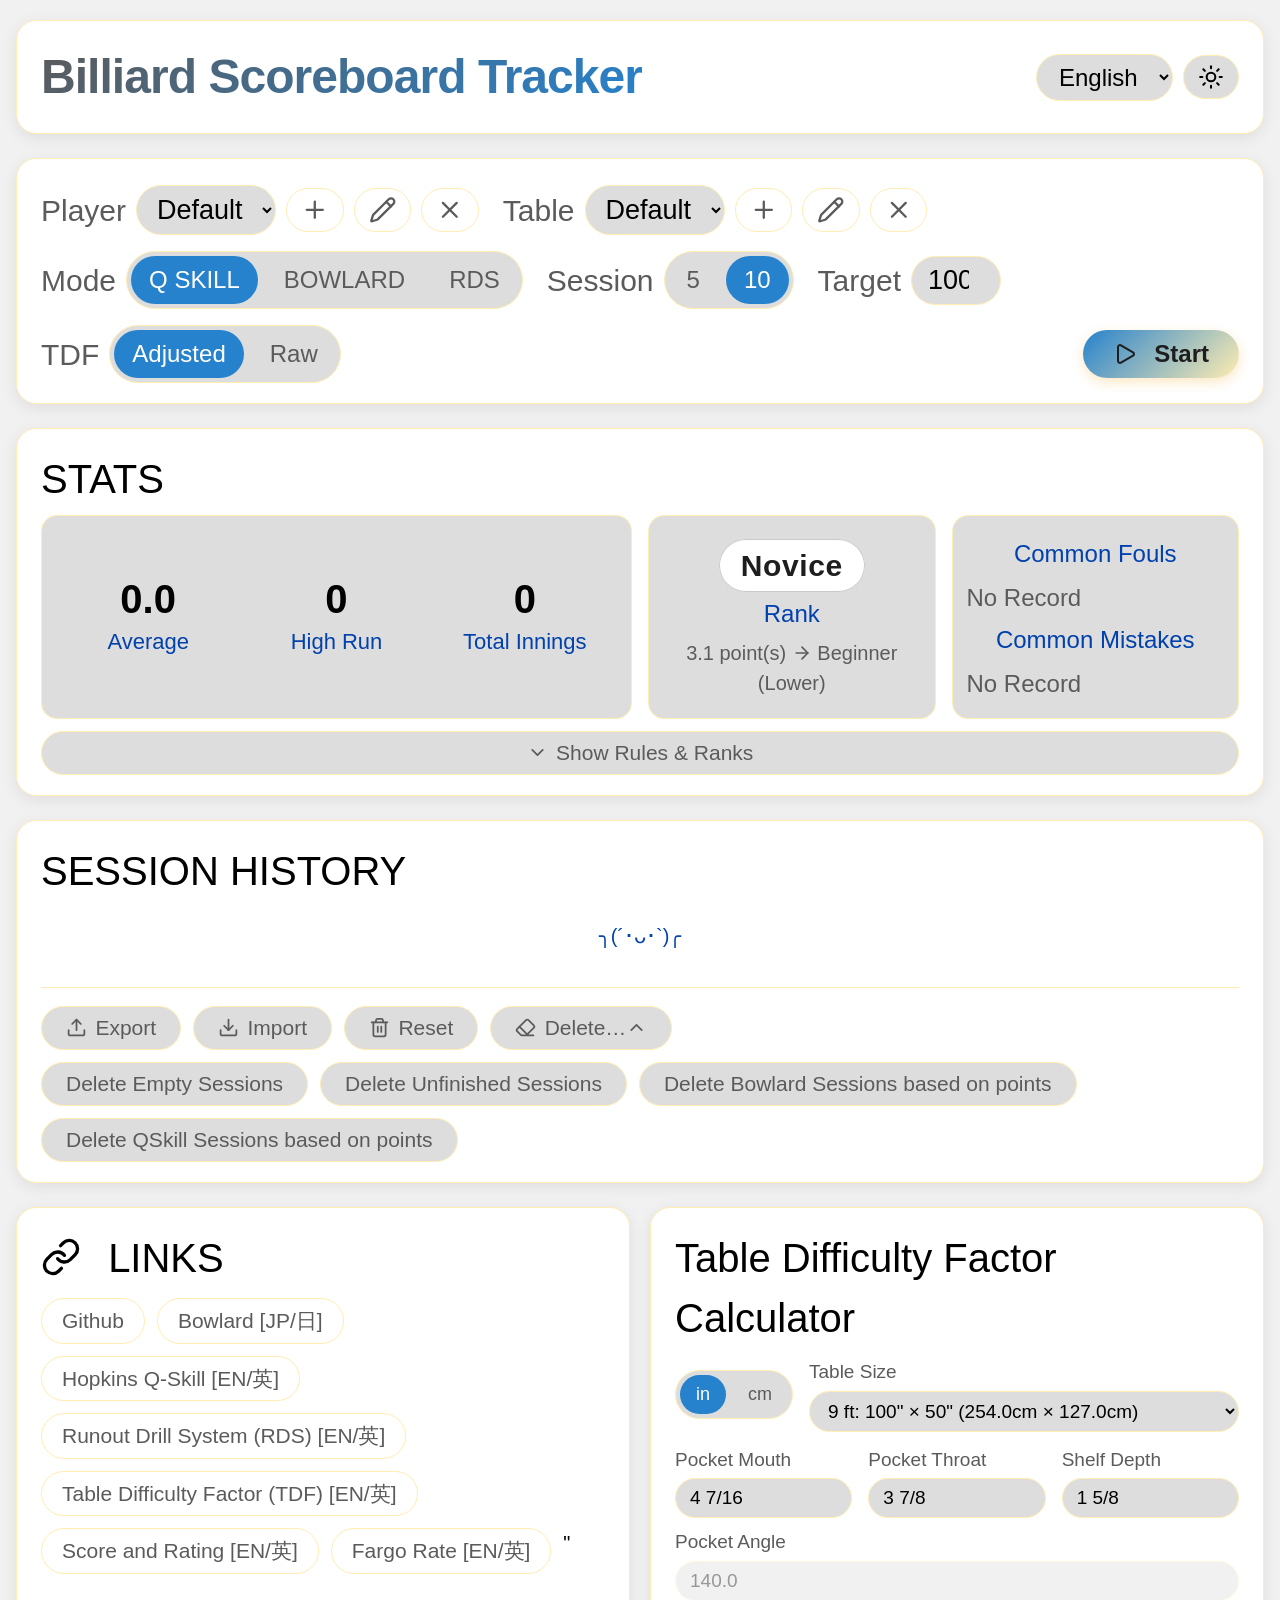
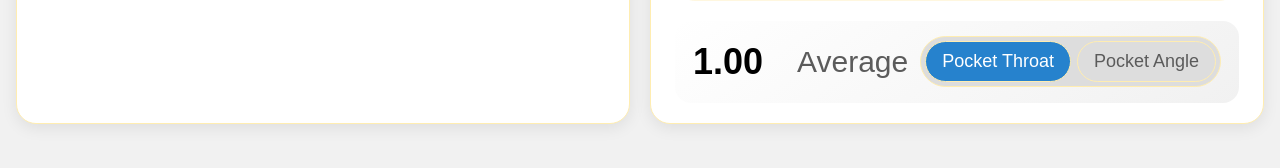
<file: index.html>
<!DOCTYPE html>
<html lang="en" data-theme="light">

<head>
  <meta charset="UTF-8">
  <meta name="viewport" content="width=device-width, initial-scale=1.0">
  <title>Billiard Scoreboard Tracker</title>
  <link rel="stylesheet" href="style.css" />
</head>
<body>

  <!-- ============ ICON SPRITE (Lucide v1.55.0, ISC) ============ -->
  <svg xmlns="http://www.w3.org/2000/svg" id="lucide-sprite" style="display:none" aria-hidden="true">
    <!-- Lucide Icons v1.55.0 - https://lucide.dev - ISC License
         Trimmed to only the symbols used by this project. -->
    <defs>
      <symbol id="moon" viewBox="0 0 24 24">
        <path d="M20.985 12.486a9 9 0 1 1-9.473-9.472c.405-.022.617.46.402.803a6 6 0 0 0 8.268 8.268c.344-.215.825-.004.803.401" />
      </symbol>
      <symbol id="sun" viewBox="0 0 24 24">
        <circle cx="12" cy="12" r="4" />
        <path d="M12 2v2" />
        <path d="M12 20v2" />
        <path d="m4.93 4.93 1.41 1.41" />
        <path d="m17.66 17.66 1.41 1.41" />
        <path d="M2 12h2" />
        <path d="M20 12h2" />
        <path d="m6.34 17.66-1.41 1.41" />
        <path d="m19.07 4.93-1.41 1.41" />
      </symbol>
      <symbol id="plus" viewBox="0 0 24 24">
        <path d="M5 12h14" />
        <path d="M12 5v14" />
      </symbol>
      <symbol id="pencil" viewBox="0 0 24 24">
        <path d="M21.174 6.812a1 1 0 0 0-3.986-3.987L3.842 16.174a2 2 0 0 0-.5.83l-1.321 4.352a.5.5 0 0 0 .623.622l4.353-1.32a2 2 0 0 0 .83-.497z" />
        <path d="m15 5 4 4" />
      </symbol>
      <symbol id="x" viewBox="0 0 24 24">
        <path d="M18 6 6 18" />
        <path d="m6 6 12 12" />
      </symbol>
      <symbol id="play" viewBox="0 0 24 24">
        <path d="M5 5a2 2 0 0 1 3.008-1.728l11.997 6.998a2 2 0 0 1 .003 3.458l-12 7A2 2 0 0 1 5 19z" />
      </symbol>
      <symbol id="square" viewBox="0 0 24 24">
        <rect width="18" height="18" x="3" y="3" rx="2" />
      </symbol>
      <symbol id="pause" viewBox="0 0 24 24">
        <rect x="14" y="3" width="5" height="18" rx="1" />
        <rect x="5" y="3" width="5" height="18" rx="1" />
      </symbol>
      <symbol id="eye" viewBox="0 0 24 24">
        <path d="M2.062 12.348a1 1 0 0 1 0-.696 10.75 10.75 0 0 1 19.876 0 1 1 0 0 1 0 .696 10.75 10.75 0 0 1-19.876 0" />
        <circle cx="12" cy="12" r="3" />
      </symbol>
      <symbol id="eye-off" viewBox="0 0 24 24">
        <path d="M10.733 5.076a10.744 10.744 0 0 1 11.205 6.575 1 1 0 0 1 0 .696 10.747 10.747 0 0 1-1.444 2.49" />
        <path d="M14.084 14.158a3 3 0 0 1-4.242-4.242" />
        <path d="M17.479 17.499a10.75 10.75 0 0 1-15.417-5.151 1 1 0 0 1 0-.696 10.75 10.75 0 0 1 4.446-5.143" />
        <path d="m2 2 20 20" />
      </symbol>
      <symbol id="undo-2" viewBox="0 0 24 24">
        <path d="M9 14 4 9l5-5" />
        <path d="M4 9h10.5a5.5 5.5 0 0 1 5.5 5.5a5.5 5.5 0 0 1-5.5 5.5H11" />
      </symbol>
      <symbol id="chevron-up" viewBox="0 0 24 24">
        <path d="m18 15-6-6-6 6" />
      </symbol>
      <symbol id="chevron-down" viewBox="0 0 24 24">
        <path d="m6 9 6 6 6-6" />
      </symbol>
      <symbol id="chart-column" viewBox="0 0 24 24">
        <path d="M3 3v16a2 2 0 0 0 2 2h16" />
        <path d="M18 17V9" />
        <path d="M13 17V5" />
        <path d="M8 17v-3" />
      </symbol>
      <symbol id="circle-dot" viewBox="0 0 24 24">
        <circle cx="12" cy="12" r="1" />
        <circle cx="12" cy="12" r="10" />
      </symbol>
      <symbol id="upload" viewBox="0 0 24 24">
        <path d="M12 3v12" />
        <path d="m17 8-5-5-5 5" />
        <path d="M21 15v4a2 2 0 0 1-2 2H5a2 2 0 0 1-2-2v-4" />
      </symbol>
      <symbol id="download" viewBox="0 0 24 24">
        <path d="M12 15V3" />
        <path d="M21 15v4a2 2 0 0 1-2 2H5a2 2 0 0 1-2-2v-4" />
        <path d="m7 10 5 5 5-5" />
      </symbol>
      <symbol id="trash" viewBox="0 0 24 24">
        <path d="M10 11v6" />
        <path d="M14 11v6" />
        <path d="M19 6v14a2 2 0 0 1-2 2H7a2 2 0 0 1-2-2V6" />
        <path d="M3 6h18" />
        <path d="M8 6V4a2 2 0 0 1 2-2h4a2 2 0 0 1 2 2v2" />
      </symbol>
      <symbol id="eraser" viewBox="0 0 24 24">
        <path d="M21 21H8a2 2 0 0 1-1.42-.587l-3.994-3.999a2 2 0 0 1 0-2.828l10-10a2 2 0 0 1 2.829 0l5.999 6a2 2 0 0 1 0 2.828L12.834 21" />
        <path d="m5.082 11.09 8.828 8.828" />
      </symbol>
      <symbol id="target" viewBox="0 0 24 24">
        <circle cx="12" cy="12" r="10" />
        <circle cx="12" cy="12" r="6" />
        <circle cx="12" cy="12" r="2" />
      </symbol>
      <symbol id="link" viewBox="0 0 24 24">
        <path d="M10 13a5 5 0 0 0 7.54.54l3-3a5 5 0 0 0-7.07-7.07l-1.72 1.71" />
        <path d="M14 11a5 5 0 0 0-7.54-.54l-3 3a5 5 0 0 0 7.07 7.07l1.71-1.71" />
      </symbol>
      <symbol id="maximize" viewBox="0 0 24 24">
        <path d="M8 3H5a2 2 0 0 0-2 2v3" />
        <path d="M21 8V5a2 2 0 0 0-2-2h-3" />
        <path d="M3 16v3a2 2 0 0 0 2 2h3" />
        <path d="M16 21h3a2 2 0 0 0 2-2v-3" />
      </symbol>
      <symbol id="minimize" viewBox="0 0 24 24">
        <path d="M8 3v3a2 2 0 0 1-2 2H3" />
        <path d="M21 8h-3a2 2 0 0 1-2-2V3" />
        <path d="M3 16h3a2 2 0 0 1 2 2v3" />
        <path d="M16 21v-3a2 2 0 0 1 2-2h3" />
      </symbol>
      <symbol id="sliders" viewBox="0 0 24 24">
        <path d="M21 4h-7" /><path d="M10 4H3" /><path d="M21 12h-9" />
        <path d="M8 12H3" /><path d="M21 20h-5" /><path d="M12 20H3" />
        <path d="M14 2v4" /><path d="M8 10v4" /><path d="M16 18v4" />
      </symbol>
      <symbol id="info" viewBox="0 0 24 24">
        <circle cx="12" cy="12" r="10" />
        <path d="M12 16v-4" />
        <path d="M12 8h.01" />
      </symbol>
      <symbol id="circle-check" viewBox="0 0 24 24">
        <circle cx="12" cy="12" r="10" />
        <path d="m16 9-5.5 5.5L8 12" />
      </symbol>
      <symbol id="triangle-alert" viewBox="0 0 24 24">
        <path d="m21.73 18-8-14a2 2 0 0 0-3.48 0l-8 14A2 2 0 0 0 4 21h16a2 2 0 0 0 1.73-3" />
        <path d="M12 9v4" />
        <path d="M12 17h.01" />
      </symbol>
      <symbol id="circle-x" viewBox="0 0 24 24">
        <circle cx="12" cy="12" r="10" />
        <path d="m15 9-6 6" />
        <path d="m9 9 6 6" />
      </symbol>
      <symbol id="arrow-right" viewBox="0 0 24 24">
        <path d="M5 12h14" />
        <path d="m12 5 7 7-7 7" />
      </symbol>
    </defs>
  </svg>

  <div class="app-grid" id="app">

  <header class="card header">
    <h1>Billiard Scoreboard Tracker</h1>
    <div class="header-controls">
      <select id="langSelect">
        <option value="en">English</option>
        <option value="zh">官话</option>
        <option value="zh_TW">官話</option>
        <option value="yue">粵語</option>
        <option value="jp">日本語</option>
      </select>
      <button type="button" id="themeToggle" class="theme-toggle" aria-label="Toggle theme" title="Toggle theme"><svg class="icon" aria-hidden="true"><use href="#moon"/></svg></button>
    </div>
  </header>

  <!-- SETUP -->
  <div class="card qskillbowlard" id="setupCard">
    <div class="setup-row">
      <div class="field-group" id="playerGroup">
        <label data-i18n="player">Player</label>
        <select id="playerSelect"><option value="">--</option><option value="p_default">Default</option></select>
        <button class="btn-icon" id="btnAddPlayer" title="Add Player"><svg class="icon" aria-hidden="true"><use href="#plus"/></svg></button>
        <button class="btn-icon" id="btnEditPlayer" title="Edit Player" style="display: inline-flex;"><svg class="icon" aria-hidden="true"><use href="#pencil"/></svg></button>
        <button class="btn-icon danger" id="btnDeletePlayer" title="Delete Player" style="display: inline-flex;"><svg class="icon" aria-hidden="true"><use href="#x"/></svg></button>
      </div>
      <div class="field-group" id="tableGroup">
        <label data-i18n="table">Table</label>
        <select id="tableSelect"><option value="">--</option><option value="t_default">Default Table</option><option value="t_1790945127914">Manon</option></select>
        <button class="btn-icon" id="btnAddTable" title="Add Table"><svg class="icon" aria-hidden="true"><use href="#plus"/></svg></button>
        <button class="btn-icon" id="btnEditTable" title="Edit Table" style="display: inline-flex;"><svg class="icon" aria-hidden="true"><use href="#pencil"/></svg></button>
        <button class="btn-icon danger" id="btnDeleteTable" title="Delete Table" style="display: inline-flex;"><svg class="icon" aria-hidden="true"><use href="#x"/></svg></button>
      </div>
      <div class="field-group" id="modeGroup">
        <label data-i18n="mode">Mode</label>
        <div class="radio-pri">
          <label><input type="radio" name="gameMode" value="standard" checked=""><span data-i18n="modeStd">Q SKILL</span></label>
          <label><input type="radio" name="gameMode" value="bowlard"><span data-i18n="modeBowl">BOWLARD</span></label>
          <label><input type="radio" name="gameMode" value="rds"><span data-i18n="modeRds">RDS</span></label>
        </div>
      </div>
      <div class="field-group" id="sessionTypeGroup">
        <label data-i18n="session">Session</label>
        <div class="radio-pri">
          <label><input type="radio" name="sessionType" value="5"><span>5</span></label>
          <label><input type="radio" name="sessionType" value="10" checked=""><span>10</span></label>
        </div>
      </div>
      <div class="field-group" id="bowlardInputModeGroup" style="display: none;">
        <label data-i18n="inputMode">Input</label>
        <div class="radio-pri">
          <label><input type="radio" name="bowlardInputMode" value="perRoll" checked=""><span data-i18n="inputPerRoll">Per Roll</span></label>
          <label><input type="radio" name="bowlardInputMode" value="cumulative"><span data-i18n="inputCumulative">Cumulative</span></label>
        </div>
      </div>
      <div class="field-group" id="targetGroup">
        <label data-i18n="target">Target</label>
        <input type="number" id="targetScore" value="100" min="0" max="200">
      </div>
      <div class="field-group" id="tdfDisplayGroup">
        <label>TDF</label>
        <div class="radio-pri">
          <label><input type="radio" name="tdfDisplay" value="adjusted" checked=""><span data-i18n="tdfAdjusted">Adjusted</span></label>
          <label><input type="radio" name="tdfDisplay" value="raw"><span data-i18n="tdfRaw">Raw</span></label>
        </div>
      </div>
      <!-- RDS controls: only visible while the RDS reference view is open. -->
      <div class="rds-record field-group" id="rdsRecord" style="margin-left: auto;">
        <!-- First run: the player picks where they start. Hidden once a record exists. -->
        <div class="rds-setup" id="rdsSetup" style="display:none;">
          <div class="rds-setup-text">
            <strong data-i18n="rdsSetupTitle">Set your starting level</strong>
            <span data-i18n="rdsSetupHint">Pick the level you can run 2 of 3 racks at. You can change it later.</span>
          </div>
          <div class="rds-setup-ctl">
            <select id="rdsStartLevel" aria-label="Level"></select>
            <button type="button" class="rds-setup-ok" id="rdsStartOk" data-i18n="rdsSetupConfirm">Set level</button>
          </div>
        </div>
        <div class="setup-row" id="rdsRecordTop">
          <div class="field-group">
            <label data-i18n="rdsCurrentLevel">Current level</label>
            <span class="rds-curlevel" id="rdsCurrentLevel">1</span>
            <button type="button" class="rds-linkbtn" id="rdsChangeLevel" data-i18n="rdsChangeLevel">Change</button>
          </div>
          <div class="field-group">
            <label data-i18n="rdsRacksRun">Racks run this round</label>
            <div class="rds-log-btns" id="rdsLogBtns"></div>
          </div>
          <button type="button" class="rds-histbtn" id="rdsHistBtn">History</button>
        </div>
      </div>
      <button class="btn-pri" id="btnStart" data-i18n="start" style="margin-left: auto;"><svg class="icon" aria-hidden="true"><use href="#play"/></svg><span class="label">Start</span></button>
    </div>
  </div>

  <!-- RDS REFERENCE (Runout Drill System) -->
  <div class="card rds-card" id="rdsCard" style="display:none;">
    <div class="rds-head">
      <div>
        <h2 data-i18n="rdsTitle">Runout Drill System</h2>
      </div>
      <div class="rds-levelpick">
        <span class="rds-picklabel" data-i18n="rdsLevel">Level</span>
        <div class="rds-chips" id="rdsChips"></div>
      </div>
    </div>
    <div class="rds-body">
      <div class="rds-rackwrap">
        <div class="rds-rack" id="rdsRack"></div>
      </div>
      <div class="rds-main">
        <div class="rds-leveltitle" id="rdsLevelTitle"></div>
        <ul class="rds-rules" id="rdsRules"></ul>
        <div class="rds-meta" id="rdsMeta"></div>
      </div>
    </div>
    <div class="rds-hundred" id="rds100">
      <div class="rds100-top">
        <h3 data-i18n="rds100">RDS 100</h3>
        <div class="rds100-live" id="rds100Live" style="display:none;">
          <span class="rds100-stat">
            <b><span id="rds100Score">100</span><i class="rds100-adj" id="rds100Adj"></i></b>
            <span data-i18n="rds100Score">Score</span>
          </span>
          <span class="rds100-stat">
            <b id="rds100Ref">16</b>
            <span data-i18n="rds100Ref">Level for this score</span>
          </span>
          <span class="rds100-stat">
            <b class="rds100-table" id="rds100Table">—</b>
            <span data-i18n="table">Table</span>
          </span>
          <span class="rds100-time" id="rds100Time">00:00</span>
          <button type="button" class="rds-pill" id="rds100Pause" data-i18n="rds100Pause">Pause</button>
          <button type="button" class="rds-pill rds-pill-danger" id="rds100End" data-i18n="rds100End">End</button>
        </div>
      </div>
      <div class="rds100-idle" id="rds100Idle">
        <div class="rds-field">
          <label class="rds-record-label" for="rds100Level" data-i18n="rds100StartLevel">Starting level</label>
          <select id="rds100Level" aria-label="Level"></select>
        </div>
        <button type="button" class="rds-setup-ok" id="rds100Start" data-i18n="rds100Start">Start</button>
      </div>
      <div class="rds100-play" id="rds100Play" style="display:none;">
        <span class="rds-record-label" id="rds100Prompt" data-i18n="rds100Pick">How many balls are left on the table?</span>
        <div class="rds100-balls" id="rds100Balls"></div>
      </div>
      <div class="rds100-histwrap">
        <div class="rds100-histhead">
          <span class="rds-record-label" data-i18n="rds100Hist">RDS 100 history</span>
          <button type="button" class="rds100-clear" id="rds100Clear" data-i18n="rds100Clear" style="display:none;">Clear</button>
        </div>
        <div class="rds-history" id="rds100History"></div>
      </div>
    </div>
    <div class="rds-foot">
      <div class="rds-footblock">
        <h3 data-i18n="rdsGeneral">General rules</h3>
        <p data-i18n="rdsGeneralText">Start with a break shot, then take ball in hand — place the cue ball anywhere on the table. There is no penalty for a scratch on the break, and balls pocketed on the break stay down.</p>
      </div>
      <div class="rds-footblock">
        <h3 data-i18n="rdsProgression">Progression</h3>
        <p data-i18n="rdsProgressionText">Run 2 of 3 racks at a level to move up one level; run none of 3 to move down one level. Pick a level you are confident of running 2 of 3, then work up.</p>
      </div>
      <div class="rds-footblock">
        <h3 data-i18n="rds100">RDS 100</h3>
        <p data-i18n="rds100Text">Scored variant: start with 100 points, attempt one rack at each level, and subtract the points left on the table after a miss or foul.</p>
      </div>
    </div>
    <!-- Rating comparison table: BU score / ABCD / Fargo / Q Skill / Bowlard -->
    <div class="rds-ranks">
      <div class="rds-ranks-head">
        <h3 data-i18n="rdsRankTable">Rating comparison</h3>
        <button type="button" class="rank-cols-btn" data-ranks-cols
                aria-label="Columns" title="Columns"><svg class="icon" aria-hidden="true"><use href="#sliders"></use></svg></button>
      </div>
      <div class="table-scroll">
      <table class="rds-rank-table">
        <thead id="rdsRankHead"></thead>
        <tbody id="rdsRankBody"></tbody>
      </table>
      </div>
    </div>
  </div>

  <!-- STATS -->
  <div class="card stats-card qskillbowlard" id="statsCard" style="display:none;">
    <div class="stats-grid">
      <div class="stat-item"><span class="label" data-i18n="time">Time</span><span class="value" id="timerDisplay">00:00</span></div>
      <div class="stat-item"><span class="value" id="inningDisplay">0/0</span></div>
      <div class="stat-item"><span class="label" data-i18n="avg">Average</span><span class="value" id="avgDisplay">0.0</span></div>
      <div class="stat-item" id="highStatItem" style="display: flex;"><span class="label" data-i18n="highRun">High Run</span><span class="value" id="highDisplay">0</span></div>
      <div class="stat-item"><span class="label" data-i18n="score">Score</span><span class="value" id="scoreDisplay">0</span></div>
    </div>
    <!-- Compact one-line summary, shown on phones instead of the labelled grid -->
    <div class="stats-compact" id="statsCompact">
      <span class="compact-time" id="compactTime">00:00</span>
      <span class="compact-sep">|</span>
      <span class="compact-score" id="compactScore">0</span>
      <span class="compact-sep">/</span>
      <span class="compact-target" id="compactTarget">100</span>
      <span class="compact-unit" data-i18n="pts">pts</span>
    </div>
    <div class="target-bar-wrap">
      <div class="target-bar-labels">
        <span data-i18n="targetProgress">Target Progress</span>
        <span id="targetProgressText">0 / 100</span>
      </div>
      <div class="target-bar"><div class="target-bar-fill" id="targetBarFill"></div></div>
    </div>
    <div class="inning-chips" id="inningScores" style="display: grid;"></div>
    <div class="bowlard-scorecard" id="bowlardScorecard" style="display:none;">
      <div class="bowlard-board" id="bowlardBoard"></div>
    </div>
  </div>

  <!-- ENTRY (Q SKILL + BOWLARD share one card; only the group swaps) -->
  <div class="card" id="entryCard" style="display:none;">
    <div class="card-header-row">
      <div class="bowlard-entry-title" id="qskillEntryTitle">Inning 1 / 10</div>
      <div class="bowlard-entry-title" id="bowlardEntryTitle" style="display:none;">Frame 1 · Roll 1</div>
      <div class="card-actions">
        <button class="btn-sm" data-action="focus" data-i18n="focusOn"><svg class="icon" aria-hidden="true"><use href="#eye"/></svg><span class="label">Focus</span></button>
        <button class="btn-sm" data-action="hide" data-i18n="hide"><span class="label">Hide</span></button>
        <button class="btn-sm" data-action="pause" data-i18n="pause"><span class="label">Pause</span></button>
        <button class="btn-sm" data-action="undo" data-i18n="undo"><span class="label">Undo</span></button>
      </div>
    </div>
    <div id="qskillEntryGroup">
    <div class="score-grid desktop" id="scoreGridDesktop"><button class="score-btn zero-btn" data-score="0">0</button><button class="score-btn color-red" data-score="1">1</button><button class="score-btn color-red" data-score="2">2</button><button class="score-btn color-red" data-score="3">3</button><button class="score-btn color-red" data-score="4">4</button><button class="score-btn color-red" data-score="5">5</button><button class="score-btn color-red" data-score="6">6</button><button class="score-btn color-red" data-score="7">7</button><button class="score-btn color-red" data-score="8">8</button><button class="score-btn color-red" data-score="9">9</button><button class="score-btn color-purple" data-score="10">10</button><button class="score-btn color-blue" data-score="11">11</button><button class="score-btn color-blue" data-score="12">12</button><button class="score-btn color-blue" data-score="13">13</button><button class="score-btn color-blue" data-score="14">14</button><button class="score-btn color-blue" data-score="15">15</button><button class="score-btn color-blue" data-score="16">16</button><button class="score-btn color-blue" data-score="17">17</button><button class="score-btn color-blue" data-score="18">18</button><button class="score-btn color-blue" data-score="19">19</button><button class="score-btn color-gold" data-score="20">20</button></div>
    <div class="score-grid mobile" id="scoreGridMobile"><button class="score-btn zero-btn" data-score="0">0</button><button class="score-btn color-red" data-score="1">1</button><button class="score-btn color-red" data-score="2">2</button><button class="score-btn color-red" data-score="3">3</button><button class="score-btn color-red" data-score="4">4</button><button class="score-btn color-red" data-score="5">5</button><button class="score-btn color-red" data-score="6">6</button><button class="score-btn color-red" data-score="7">7</button><button class="score-btn color-red" data-score="8">8</button><button class="score-btn color-red" data-score="9">9</button><button class="score-btn color-purple" data-score="10">10</button><button class="score-btn color-blue" data-score="11">11</button><button class="score-btn color-blue" data-score="12">12</button><button class="score-btn color-blue" data-score="13">13</button><button class="score-btn color-blue" data-score="14">14</button><button class="score-btn color-blue" data-score="15">15</button><button class="score-btn color-blue" data-score="16">16</button><button class="score-btn color-blue" data-score="17">17</button><button class="score-btn color-blue" data-score="18">18</button><button class="score-btn color-blue" data-score="19">19</button><button class="score-btn color-gold" data-score="20">20</button></div>
    <div class="break-row" id="breakRow" style="margin-top:16px; padding-top:16px; border-top:1px solid var(--border-light);">
      <span style="color:var(--text-secondary); margin-right:4px;" data-i18n="break">Break</span>
      <label class="radio-sec"><input type="radio" name="breakResult" value="clean" checked=""> <span data-i18n="clean">Clean</span></label>
      <label class="radio-sec"><input type="radio" name="breakResult" value="scratch"> <span data-i18n="scratch">Scratch (-1)</span></label>
      <label class="radio-sec"><input type="radio" name="breakResult" value="offTable"> <span data-i18n="offTable">Off Table (-2)</span></label>
      <label class="radio-sec"><input type="radio" name="breakResult" value="reRack"> <span data-i18n="reRack">Re-rack (-1)</span></label>
      <label class="radio-sec"><input type="checkbox" id="chkBallInHand"> <span data-i18n="ballInHand">Ball in Hand (-1)</span></label>
    </div>
    </div><!-- /#qskillEntryGroup -->

    <div id="bowlardEntryGroup" style="display:none;">
      <div class="bowlard-entry-grid" id="bowlardEntryGrid"></div>
    </div>

    <div id="detailSection">
    <div class="detail-grid" id="detailsGrid">
      <label class="detail-check always"><input type="checkbox" id="chkIllegalBreak"> <span data-i18n="illegalBreak">Illegal Break</span></label>
      <label class="detail-check always"><input type="checkbox" id="chkBreakNoIn"> <span data-i18n="breakNoIn">Break No In</span></label>
      <label class="detail-check always"><input type="checkbox" id="chkFluke"> <span data-i18n="fluke">Fluke</span></label>
      <label class="detail-check"><input type="checkbox" id="chkScratch"> <span data-i18n="mScratch">Scratch</span></label>
      <label class="detail-check"><input type="checkbox" id="chkOffTable"> <span data-i18n="mOffTable">Off Table</span></label>
      <label class="detail-check"><input type="checkbox" id="chkNoCushion"> <span data-i18n="noCushion">No Cushion</span></label>
      <label class="detail-check"><input type="checkbox" id="chkMiscue"> <span data-i18n="miscue">Miscue</span></label>
      <label class="detail-check"><input type="checkbox" id="chkDoubleTap"> <span data-i18n="doubleTap">Double Tap</span></label>
      <label class="detail-check"><input type="checkbox" id="chkOtherFouls"> <span data-i18n="otherFouls">Other Fouls</span></label>
      <label class="detail-check"><input type="checkbox" id="chkPositioning"> <span data-i18n="positioning">Positioning</span></label>
      <label class="detail-check"><input type="checkbox" id="chkSideSpin"> <span data-i18n="sideSpin">Side Spin</span></label>
      <label class="detail-check"><input type="checkbox" id="chkTopSpin"> <span data-i18n="topSpin">Top Spin</span></label>
      <label class="detail-check"><input type="checkbox" id="chkButtonSpin"> <span data-i18n="buttonSpin">Button Spin</span></label>
      <label class="detail-check"><input type="checkbox" id="chkHandBridge"> <span data-i18n="handBridge">Hand Bridge</span></label>
      <label class="detail-check"><input type="checkbox" id="chkMechanicalBridge"> <span data-i18n="mechBridge">Mech. Bridge</span></label>
      <label class="detail-check"><input type="checkbox" id="chkKick"> <span data-i18n="kick">Kick</span></label>
      <label class="detail-check"><input type="checkbox" id="chkBank"> <span data-i18n="bank">Bank</span></label>
      <label class="detail-check"><input type="checkbox" id="chkCut"> <span data-i18n="cut">Cut</span></label>
      <label class="detail-check"><input type="checkbox" id="chkCannon"> <span data-i18n="cannon">Cannon</span></label>
      <label class="detail-check"><input type="checkbox" id="chkKiss"> <span data-i18n="kiss">Kiss</span></label>
      <label class="detail-check"><input type="checkbox" id="chkCombo"> <span data-i18n="combo">Combo</span></label>
      <label class="detail-check"><input type="checkbox" id="chkLong"> <span data-i18n="long">Long</span></label>
      <label class="detail-check"><input type="checkbox" id="chkMasse"> <span data-i18n="masse">Masse</span></label>
      <label class="detail-check"><input type="checkbox" id="chkJump"> <span data-i18n="jump">Jump</span></label>
      <label class="detail-check"><input type="checkbox" id="chkCushion"> <span data-i18n="cushion">Cushion</span></label>
      <label class="detail-check"><input type="checkbox" id="chkSidePocket"> <span data-i18n="sidePocket">Side Pocket</span></label>
      <label class="detail-check"><input type="checkbox" id="chkCornerPocket"> <span data-i18n="cornerPocket">Corner Pocket</span></label>
    </div>
    <button class="detail-toggle" id="detailsToggle" data-i18n="showMore">Show More</button>
    </div><!-- /#detailSection -->
  </div>

  <!-- LIFETIME -->
  <div class="card qskillbowlard" id="lifetimeCard">
    <h2 data-i18n="lifetime">STATS</h2>
    <div class="lifetime-grid">
    <div class="lifetime-duo-box">
      <div class="duo-stat">
        <div class="number" id="lifetimeAvg">6.4</div>
        <div class="sub" id="lblAvgLabel" data-i18n="avgLabel">Average</div>
      </div>
      <div class="duo-stat">
        <div class="number" id="lifetimeHigh">18</div>
        <div class="sub" data-i18n="highRun">High Run</div>
      </div>
      <div class="duo-stat">
        <div class="number" id="lifetimeInnings">117</div>
        <div class="sub" id="lblInningsLabel" data-i18n="inningsLabel">Total Innings</div>
      </div>
    </div>

    <div class="lifetime-box">
      <div class="number"><span class="rank-plate r-int-m" id="lifetimeRank">Intermediate</span></div>
      <div class="sub" data-i18n="rankLabel">Rank</div>
      <div class="sub" id="lifetimeNextRank" style="margin-top:6px; font-size:1rem;"></div>
    </div>

    <div class="lifetime-box">
      <div class="sub" data-i18n="commonFouls">Common Fouls</div>
      <div class="detail-list" id="lifetimeFouls">Off Table (1)</div>
      <div class="sub" style="margin-top:6px;" data-i18n="commonMistakes">Common Mistakes</div>
      <div class="detail-list" id="lifetimeMistakes">No Record</div>
    </div>
  </div>
    <button class="ranks-toggle" id="ranksToggle" data-i18n="showRanks">Show Rules &amp; Ranks</button>
      <div id="infoWrap" style="display:none; margin-top:12px;">
      <div class="duo-grid" style="margin-bottom:16px;">
        <div class="card">
          <h2><span data-i18n="modeStd">Q SKILL</span> <span data-i18n="rules">RULES</span></h2>
          <markdown id="qskillRules"></markdown>
        </div>
        <div class="card">
          <h2><span data-i18n="modeBowl">BOWLARD</span> <span data-i18n="rules">RULES</span></h2>
          <markdown id="bowlardRules"></markdown>
        </div>
      </div>
      <div class="rank-cols-row">
        <button type="button" class="rank-cols-btn" data-ranks-cols
                aria-label="Columns" title="Columns"><svg class="icon" aria-hidden="true"><use href="#sliders"></use></svg></button>
      </div>
      <div class="table-scroll">
      <table class="summary-table ranks-table rds-rank-table">
        <thead id="rankTiersHead"></thead>
        <tbody id="rankTiersBody"></tbody>
      </table>
      </div>
    </div>
  </div>

  <!-- HISTORY -->
  <div class="card qskillbowlard" id="historyCard">
    <h2 data-i18n="history">SESSION HISTORY</h2>
    <div id="historyList"><div class="history-item">
      <div class="history-header">
        <div class="history-left">
          <span><svg class="icon" aria-hidden="true"><use href="#chart-column"/></svg> 10/3/2026 09:26 PM (00:03)</span>
          <span style="color:var(--text-muted);">Table: Manon · TDF 1.09</span>
          <span style="font-weight:600;">40 <span class="tdf-adj">(44)</span> point(s)</span>
          <span style="color:var(--text-muted);">[ 10/10, Average: 4.0 <span class="tdf-adj">(4)</span> ]</span>
          <span class="rank-plate r-beg-m" style="font-size:0.8rem;padding:2px 12px;">Novice</span>
        </div>
        <div class="history-right">
          <button onclick="toggleHistoryDetail(0)">View Details</button>
          <button class="del" onclick="deleteSession('s_1791033983409')">Delete</button>
        </div>
      </div>
      <div class="history-details" id="historyDetail_0">
        <div class="bowlard-board qskill-timeline"><div class="bowlard-frame"><div class="bowlard-frame-num">1</div><div class="bowlard-rolls"><div class="bowlard-roll high-run high-run-fill">4</div></div><div class="bowlard-frame-total high-run">Clean</div></div><div class="bowlard-frame"><div class="bowlard-frame-num">2</div><div class="bowlard-rolls"><div class="bowlard-roll">4</div></div><div class="bowlard-frame-total">Clean</div></div><div class="bowlard-frame"><div class="bowlard-frame-num">3</div><div class="bowlard-rolls"><div class="bowlard-roll">4</div></div><div class="bowlard-frame-total">Clean</div></div><div class="bowlard-frame"><div class="bowlard-frame-num">4</div><div class="bowlard-rolls"><div class="bowlard-roll">4</div></div><div class="bowlard-frame-total">Clean</div></div><div class="bowlard-frame"><div class="bowlard-frame-num">5</div><div class="bowlard-rolls"><div class="bowlard-roll">4</div></div><div class="bowlard-frame-total">Clean</div></div><div class="bowlard-frame"><div class="bowlard-frame-num">6</div><div class="bowlard-rolls"><div class="bowlard-roll">4</div></div><div class="bowlard-frame-total">Clean</div></div><div class="bowlard-frame"><div class="bowlard-frame-num">7</div><div class="bowlard-rolls"><div class="bowlard-roll">4</div></div><div class="bowlard-frame-total">Clean</div></div><div class="bowlard-frame"><div class="bowlard-frame-num">8</div><div class="bowlard-rolls"><div class="bowlard-roll">4</div></div><div class="bowlard-frame-total">Clean</div></div><div class="bowlard-frame"><div class="bowlard-frame-num">9</div><div class="bowlard-rolls"><div class="bowlard-roll">4</div></div><div class="bowlard-frame-total">Clean</div></div><div class="bowlard-frame"><div class="bowlard-frame-num">10</div><div class="bowlard-rolls"><div class="bowlard-roll">4</div></div><div class="bowlard-frame-total">Clean</div></div></div>
        
      </div>
    </div><div class="history-item">
      <div class="history-header">
        <div class="history-left">
          <span><svg class="icon" aria-hidden="true"><use href="#circle-dot"/></svg> 10/3/2026 09:25 PM (00:20)</span>
          <span style="color:var(--text-muted);">Table: Manon · TDF 1.09</span>
          <span style="font-weight:600;">95 <span class="tdf-adj">(104)</span> point(s)</span>
          <span style="color:var(--text-muted);">[ 10/10, High Run: 21, Strike: 1, Spare: 3 ]</span>
          <span class="rank-plate r-adv-m" style="font-size:0.8rem;padding:2px 12px;">Advanced</span>
        </div>
        <div class="history-right">
          <button onclick="toggleHistoryDetail(1)">View Details</button>
          <button class="del" onclick="deleteSession('s_1791033917766')">Delete</button>
        </div>
      </div>
      <div class="history-details" id="historyDetail_1">
        <div class="bowlard-board"><div class="bowlard-frame"><div class="bowlard-frame-num">1</div><div class="bowlard-rolls"><div class="bowlard-roll">6</div><div class="bowlard-roll">/</div></div><div class="bowlard-frame-total">13</div></div><div class="bowlard-frame"><div class="bowlard-frame-num">2</div><div class="bowlard-rolls"><div class="bowlard-roll">3</div><div class="bowlard-roll">5</div></div><div class="bowlard-frame-total">21</div></div><div class="bowlard-frame"><div class="bowlard-frame-num">3</div><div class="bowlard-rolls"><div class="bowlard-roll">8</div><div class="bowlard-roll">1</div></div><div class="bowlard-frame-total">30</div></div><div class="bowlard-frame"><div class="bowlard-frame-num">4</div><div class="bowlard-rolls"><div class="bowlard-roll">-</div><div class="bowlard-roll">-</div></div><div class="bowlard-frame-total">30</div></div><div class="bowlard-frame"><div class="bowlard-frame-num">5</div><div class="bowlard-rolls"><div class="bowlard-roll">4</div><div class="bowlard-roll">/</div></div><div class="bowlard-frame-total">42</div></div><div class="bowlard-frame"><div class="bowlard-frame-num">6</div><div class="bowlard-rolls"><div class="bowlard-roll">2</div><div class="bowlard-roll">5</div></div><div class="bowlard-frame-total">49</div></div><div class="bowlard-frame"><div class="bowlard-frame-num">7</div><div class="bowlard-rolls"><div class="bowlard-roll">5</div><div class="bowlard-roll high-run-fill">/</div></div><div class="bowlard-frame-total">69</div></div><div class="bowlard-frame"><div class="bowlard-frame-num">8</div><div class="bowlard-rolls"><div class="bowlard-roll high-run-fill">X</div><div class="bowlard-roll empty"></div></div><div class="bowlard-frame-total">87</div></div><div class="bowlard-frame"><div class="bowlard-frame-num">9</div><div class="bowlard-rolls"><div class="bowlard-roll high-run-fill high-run">6</div><div class="bowlard-roll">2</div></div><div class="bowlard-frame-total high-run">95</div></div><div class="bowlard-frame"><div class="bowlard-frame-num">10</div><div class="bowlard-rolls tenth"><div class="bowlard-roll">-</div><div class="bowlard-roll">-</div><div class="bowlard-roll empty"></div></div><div class="bowlard-frame-total">95</div></div></div>
        
      </div>
    </div><div class="history-item">
      <div class="history-header">
        <div class="history-left">
          <span><svg class="icon" aria-hidden="true"><use href="#chart-column"/></svg> 10/3/2026 09:21 PM (00:06)</span>
          <span style="color:var(--text-muted);">Table: Default Table · TDF 0.85</span>
          <span style="font-weight:600;">68 <span class="tdf-adj">(58)</span> point(s)</span>
          <span style="color:var(--text-muted);">[ 10/10, Average: 6.8 <span class="tdf-adj">(6)</span> ]</span>
          <span class="rank-plate r-beg-m" style="font-size:0.8rem;padding:2px 12px;">Novice</span>
        </div>
        <div class="history-right">
          <button onclick="toggleHistoryDetail(2)">View Details</button>
          <button class="del" onclick="deleteSession('s_1791033715997')">Delete</button>
        </div>
      </div>
      <div class="history-details" id="historyDetail_2">
        <div class="bowlard-board qskill-timeline"><div class="bowlard-frame"><div class="bowlard-frame-num">1</div><div class="bowlard-rolls"><div class="bowlard-roll">5</div></div><div class="bowlard-frame-total">Clean</div></div><div class="bowlard-frame"><div class="bowlard-frame-num">2</div><div class="bowlard-rolls"><div class="bowlard-roll">5</div></div><div class="bowlard-frame-total">Clean</div></div><div class="bowlard-frame"><div class="bowlard-frame-num">3</div><div class="bowlard-rolls"><div class="bowlard-roll">3</div></div><div class="bowlard-frame-total">Clean</div></div><div class="bowlard-frame"><div class="bowlard-frame-num">4</div><div class="bowlard-rolls"><div class="bowlard-roll">2</div></div><div class="bowlard-frame-total">Clean</div></div><div class="bowlard-frame"><div class="bowlard-frame-num">5</div><div class="bowlard-rolls"><div class="bowlard-roll">2</div></div><div class="bowlard-frame-total">Clean</div></div><div class="bowlard-frame"><div class="bowlard-frame-num">6</div><div class="bowlard-rolls"><div class="bowlard-roll">1</div></div><div class="bowlard-frame-total">Clean</div></div><div class="bowlard-frame"><div class="bowlard-frame-num">7</div><div class="bowlard-rolls"><div class="bowlard-roll">11</div></div><div class="bowlard-frame-total">Clean</div></div><div class="bowlard-frame"><div class="bowlard-frame-num">8</div><div class="bowlard-rolls"><div class="bowlard-roll">13</div></div><div class="bowlard-frame-total">Clean</div></div><div class="bowlard-frame"><div class="bowlard-frame-num">9</div><div class="bowlard-rolls"><div class="bowlard-roll high-run high-run-fill">17</div></div><div class="bowlard-frame-total high-run">Clean</div></div><div class="bowlard-frame"><div class="bowlard-frame-num">10</div><div class="bowlard-rolls"><div class="bowlard-roll">9</div></div><div class="bowlard-frame-total">Clean</div></div></div>
        
      </div>
    </div><div class="history-item">
      <div class="history-header">
        <div class="history-left">
          <span><svg class="icon" aria-hidden="true"><use href="#chart-column"/></svg> 10/2/2026 08:50 PM (00:43)</span>
          <span style="color:var(--text-muted);">Table: Manon · TDF 1.09</span>
          <span style="font-weight:600;">52 <span class="tdf-adj">(57)</span> point(s)</span>
          <span style="color:var(--text-muted);">[ 7/10, Average: 7.4 <span class="tdf-adj">(8)</span> ]</span>
          <span class="rank-plate r-int-m" style="font-size:0.8rem;padding:2px 12px;">Intermediate</span>
        </div>
        <div class="history-right">
          <button onclick="toggleHistoryDetail(3)">View Details</button>
          <button class="del" onclick="deleteSession('s_1790945432075')">Delete</button>
        </div>
      </div>
      <div class="history-details" id="historyDetail_3">
        <div class="bowlard-board qskill-timeline"><div class="bowlard-frame"><div class="bowlard-frame-num">1</div><div class="bowlard-rolls"><div class="bowlard-roll">5</div></div><div class="bowlard-frame-total">Clean</div></div><div class="bowlard-frame"><div class="bowlard-frame-num">2</div><div class="bowlard-rolls"><div class="bowlard-roll">6</div></div><div class="bowlard-frame-total">Clean</div></div><div class="bowlard-frame"><div class="bowlard-frame-num">3</div><div class="bowlard-rolls"><div class="bowlard-roll">2</div></div><div class="bowlard-frame-total">Clean</div></div><div class="bowlard-frame"><div class="bowlard-frame-num">4</div><div class="bowlard-rolls"><div class="bowlard-roll high-run high-run-fill">18</div></div><div class="bowlard-frame-total high-run">Clean</div></div><div class="bowlard-frame"><div class="bowlard-frame-num">5</div><div class="bowlard-rolls"><div class="bowlard-roll">5</div></div><div class="bowlard-frame-total">Clean</div></div><div class="bowlard-frame"><div class="bowlard-frame-num">6</div><div class="bowlard-rolls"><div class="bowlard-roll">13</div></div><div class="bowlard-frame-total">Clean</div></div><div class="bowlard-frame"><div class="bowlard-frame-num">7</div><div class="bowlard-rolls"><div class="bowlard-roll">3</div></div><div class="bowlard-frame-total">Clean</div></div></div>
        
      </div>
    </div><div class="history-item">
      <div class="history-header">
        <div class="history-left">
          <span><svg class="icon" aria-hidden="true"><use href="#circle-dot"/></svg> 10/2/2026 08:38 PM (01:19)</span>
          <span style="color:var(--text-muted);">Table: Default Table · TDF 0.85</span>
          <span style="font-weight:600;">53 <span class="tdf-adj">(45)</span> point(s)</span>
          <span style="color:var(--text-muted);">[ 10/10, High Run: 8, Strike: 0, Spare: 0 ]</span>
          <span class="rank-plate r-beg-m" style="font-size:0.8rem;padding:2px 12px;">Novice</span>
        </div>
        <div class="history-right">
          <button onclick="toggleHistoryDetail(4)">View Details</button>
          <button class="del" onclick="deleteSession('s_1790944705478')">Delete</button>
        </div>
      </div>
      <div class="history-details" id="historyDetail_4">
        <div class="bowlard-board"><div class="bowlard-frame"><div class="bowlard-frame-num">1</div><div class="bowlard-rolls"><div class="bowlard-roll high-run-fill high-run">8</div><div class="bowlard-roll">-</div></div><div class="bowlard-frame-total high-run">8</div></div><div class="bowlard-frame"><div class="bowlard-frame-num">2</div><div class="bowlard-rolls"><div class="bowlard-roll">5</div><div class="bowlard-roll">-</div></div><div class="bowlard-frame-total">13</div></div><div class="bowlard-frame"><div class="bowlard-frame-num">3</div><div class="bowlard-rolls"><div class="bowlard-roll">5</div><div class="bowlard-roll">-</div></div><div class="bowlard-frame-total">18</div></div><div class="bowlard-frame"><div class="bowlard-frame-num">4</div><div class="bowlard-rolls"><div class="bowlard-roll">5</div><div class="bowlard-roll">-</div></div><div class="bowlard-frame-total">23</div></div><div class="bowlard-frame"><div class="bowlard-frame-num">5</div><div class="bowlard-rolls"><div class="bowlard-roll">5</div><div class="bowlard-roll">-</div></div><div class="bowlard-frame-total">28</div></div><div class="bowlard-frame"><div class="bowlard-frame-num">6</div><div class="bowlard-rolls"><div class="bowlard-roll">5</div><div class="bowlard-roll">-</div></div><div class="bowlard-frame-total">33</div></div><div class="bowlard-frame"><div class="bowlard-frame-num">7</div><div class="bowlard-rolls"><div class="bowlard-roll">5</div><div class="bowlard-roll">-</div></div><div class="bowlard-frame-total">38</div></div><div class="bowlard-frame"><div class="bowlard-frame-num">8</div><div class="bowlard-rolls"><div class="bowlard-roll">5</div><div class="bowlard-roll">-</div></div><div class="bowlard-frame-total">43</div></div><div class="bowlard-frame"><div class="bowlard-frame-num">9</div><div class="bowlard-rolls"><div class="bowlard-roll">5</div><div class="bowlard-roll">-</div></div><div class="bowlard-frame-total">48</div></div><div class="bowlard-frame"><div class="bowlard-frame-num">10</div><div class="bowlard-rolls tenth"><div class="bowlard-roll">5</div><div class="bowlard-roll">-</div><div class="bowlard-roll empty"></div></div><div class="bowlard-frame-total">53</div></div></div>
        
      </div>
    </div></div>
    <button class="btn-show-more" id="btnShowMore" data-i18n="showMoreSessions" style="display: block;">Show More</button>
    
    <div class="fgline">
      <button id="btnExport" data-i18n="export" title="Export"><svg class="icon" aria-hidden="true"><use href="#upload"/></svg><span class="label">Export</span></button>
      <button id="btnImport" data-i18n="import" title="Import"><svg class="icon" aria-hidden="true"><use href="#download"/></svg><span class="label">Import</span></button>
      <button class="danger" id="btnReset" data-i18n="reset" title="Reset"><svg class="icon" aria-hidden="true"><use href="#trash"/></svg><span class="label">Reset</span></button>
      <input type="file" id="importFile" accept=".json" style="display:none">
      <button id="btnDeleteMenu" data-i18n="deleteMenu" aria-expanded="true"><svg class="icon" aria-hidden="true"><use href="#eraser"/></svg><span class="label">Delete…</span><svg class="icon chev" aria-hidden="true"><use href="#chevron-up"/></svg></button>
      <span id="deleteMenuGroup" style="display: inline-flex; gap: 12px; flex-wrap: wrap;">
        <button class="danger" id="btnDeleteEmpty" data-i18n="deleteEmpty"><svg class="icon" aria-hidden="true"><use href="#eraser"/></svg><span class="label">Delete Empty Sessions</span></button>
        <button class="danger" id="btnDeleteUnfinished" data-i18n="deleteUnfinished"><svg class="icon" aria-hidden="true"><use href="#eraser"/></svg><span class="label">Delete Unfinished Sessions</span></button>
        <button class="danger" id="btnDeleteBowlardBelow" data-i18n="deleteBowlardBelow"><svg class="icon" aria-hidden="true"><use href="#circle-dot"/></svg><span class="label">Delete Bowlard Sessions based on points</span></button>
        <button class="danger" id="btnDeleteQSkillBelow" data-i18n="deleteQSkillBelow"><svg class="icon" aria-hidden="true"><use href="#target"/></svg><span class="label">Delete QSkill Sessions based on points</span></button>
      </span>
    </div>
  </div>

  <div class="duo-grid" id="bottomGrid">
    <div class="card">
      <h2><svg class="icon" aria-hidden="true"><use href="#link"/></svg> <span class="label" data-i18n="links">LINKS</span></h2>
      <div class="links-list">
        <a href="#" data-i18n="linkRules" style="display: none;">How to use</a>
        <a href="#" data-i18n="linkRating" style="display: none;">Other Rating</a>
        <a href="https://github.com/HoengSaan/billiard" data-i18n="linkGithub">Github</a>
        <a href="https://yokohama-billiards.com/billiards-susume/rule-boulard">Bowlard [JP/日]</a>
        <a href="https://drdavepoolinfo.com/instructional-articles/pb-review/hopkins-q-skills/">Hopkins Q-Skill [EN/英]</a>
        <a href="https://drdavepoolinfo.com/faq/drill/rds/">Runout Drill System (RDS) [EN/英]</a>
        <a href="https://drdavepoolinfo.com/faq/table/tdf/">Table Difficulty Factor (TDF) [EN/英]</a>
        <a href="https://billiarduniversity.org/testing/ratings/">Score and Rating [EN/英]</a>
        <a href="https://www.fargorate.com/">Fargo Rate [EN/英]</a>"
      </div>
    </div>
    
    <div class="card" id="tdf">
      <div class="tdf-row">
        <h2 data-i18n="tdfTitle">Table Difficulty Factor Calculator</h2>
      </div>
      <div class="tdf-calc">
      <div class="tdf-row">
          <div class="tdf-unit-toggle">
            <label><input type="radio" name="tdfUnit" value="imperial" checked=""><span>in</span></label>
            <label><input type="radio" name="tdfUnit" value="metric"><span>cm</span></label>
          </div>
          <div class="tdf-field">
            <label data-i18n="tdfTableSize">Table Size</label>
            <select id="tdfTableSize">
              <option value="1.25">12 ft: 140" × 70" (355.6cm × 177.8cm)</option>
              <option value="1.10">10 ft: 112" × 56" (284.5cm × 142.2cm)</option>
              <option value="1.00" selected="">9 ft: 100" × 50" (254.0cm × 127.0cm)</option>
              <option value="0.95">8 ft+: 92" × 46" (233.7cm × 116.8cm)</option>
              <option value="0.90">8 ft: 88" × 44" (223.5cm × 111.7cm)</option>
              <option value="0.85">7 ft: 84" × 42" (213.4cm × 106.7cm)</option>
              <option value="0.85">6 ft: 72" × 42" (182.9cm × 91.4cm)</option>
            </select>
          </div>
        </div>
        <div class="tdf-row">
          <div class="tdf-field"><label data-i18n="tdfMouth">Pocket Mouth</label><input type="text" id="tdfMouth" value="4 7/16"></div>
          <div class="tdf-field"><label data-i18n="tdfThroat">Pocket Throat</label><input type="text" id="tdfThroat" value="3 7/8" style="opacity: 1;"></div>
          <div class="tdf-field"><label data-i18n="tdfShelf">Shelf Depth</label><input type="text" id="tdfShelf" value="1 5/8"></div>
          <div class="tdf-field"><label data-i18n="tdfAngle">Pocket Angle</label><input type="number" id="tdfAngle" step="0.5" value="140.0" min="130" max="150" disabled="" style="opacity: 0.4;"></div>
        </div>
        <div class="tdf-detail-grid" id="tdfDetailGrid" style="display:none;">
          <div class="item"><div class="lbl">TSF</div><div class="val" id="tdfTSF">1.00</div></div>
          <div class="item"><div class="lbl">PSF</div><div class="val" id="tdfPSF">1.00</div></div>
          <div class="item"><div class="lbl">PAF</div><div class="val" id="tdfPAF">1.00</div></div>
          <div class="item"><div class="lbl">PLF</div><div class="val" id="tdfPLF">1.00</div></div>
        </div>
        <div class="tdf-final">
          <div>
            <div class="big" id="tdfValue">1.00</div>
          </div>
          <div style="text-align:right; margin-left: auto;">
            <div class="desc" id="tdfDesc" data-i18n="tdfAverage">Average</div>
          </div>
            <div class="tdf-unit-toggle">
            <label class="radio-sec" style="cursor:pointer;">
              <input type="radio" name="tdfDepthMode" value="shelf" checked="">
              <span data-i18n="tdfThroat">Pocket Throat</span>
            </label>
            <label class="radio-sec" style="cursor:pointer;">
              <input type="radio" name="tdfDepthMode" value="angle">
              <span data-i18n="tdfAngle">Pocket Angle</span>
            </label>
            </div>
        </div>
      </div>
    </div>
  </div>

  <!-- FOCUS MODE: the stats + entry cards are moved in here while active -->
  <div id="focusMode"></div>

  </div>

<script src="i18n.js"></script>
<script src="vendor/marked.min.js"></script>
<script src="app.js"></script>

</body></html>
</file>
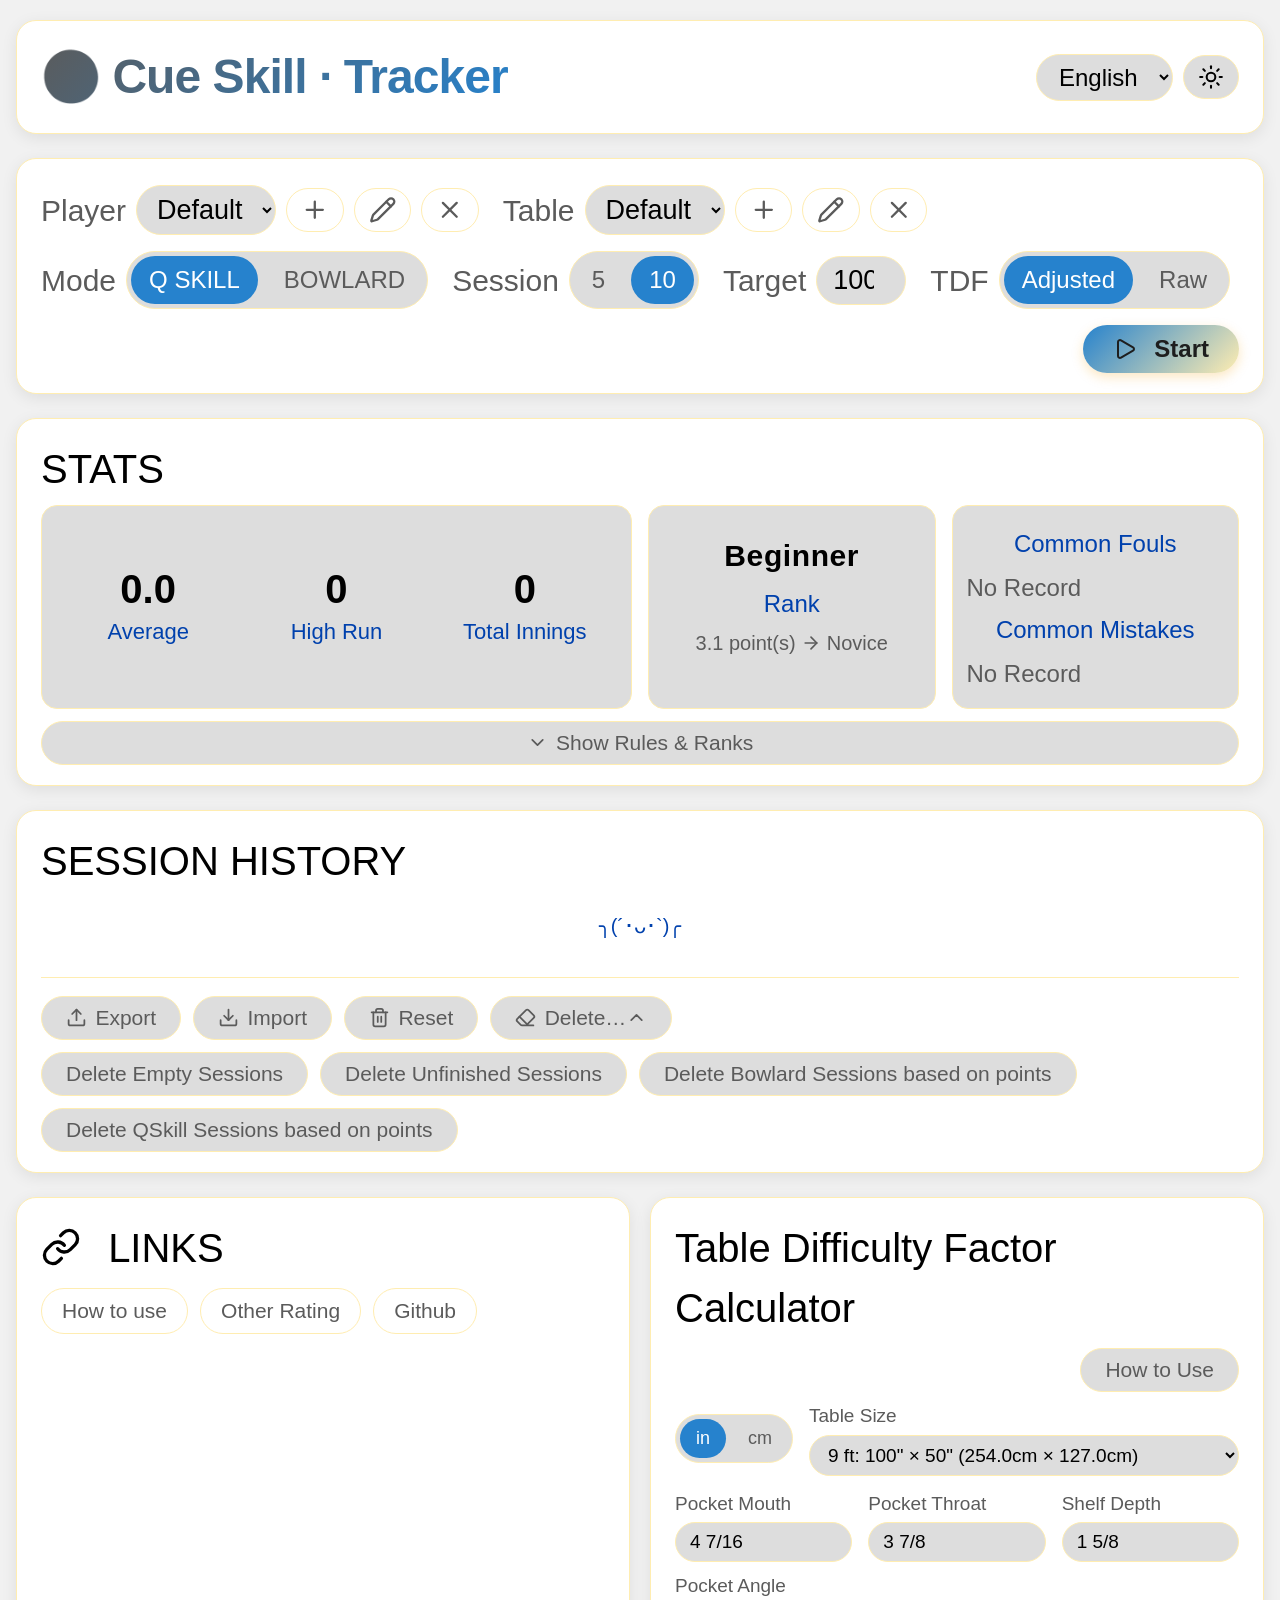
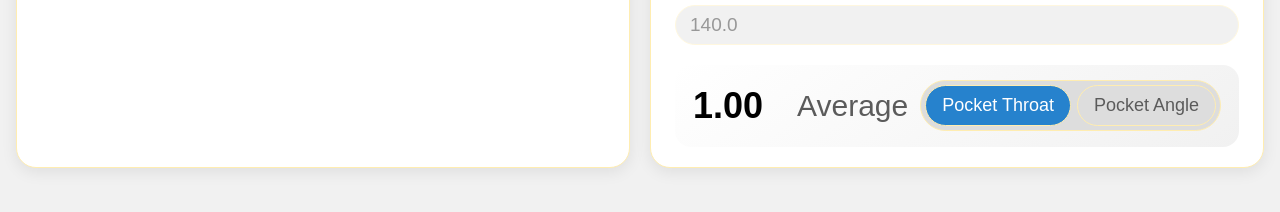
<file: bilhar.html>
<!DOCTYPE html>
<html lang="en" data-theme="light">

<head>
  <meta charset="UTF-8">
  <meta name="viewport" content="width=device-width, initial-scale=1.0">
  <title>Cue Skill · Tracker</title>
  <link rel="stylesheet" href="style.css" />
</head>
<body>

  <!-- ============ ICON SPRITE (Lucide v1.55.0, ISC) ============ -->
  <svg xmlns="http://www.w3.org/2000/svg" id="lucide-sprite" style="display:none" aria-hidden="true">
    <!-- Lucide Icons v1.55.0 - https://lucide.dev - ISC License
         Trimmed to only the symbols used by this project. -->
    <defs>
      <symbol id="moon" viewBox="0 0 24 24">
        <path d="M20.985 12.486a9 9 0 1 1-9.473-9.472c.405-.022.617.46.402.803a6 6 0 0 0 8.268 8.268c.344-.215.825-.004.803.401" />
      </symbol>
      <symbol id="sun" viewBox="0 0 24 24">
        <circle cx="12" cy="12" r="4" />
        <path d="M12 2v2" />
        <path d="M12 20v2" />
        <path d="m4.93 4.93 1.41 1.41" />
        <path d="m17.66 17.66 1.41 1.41" />
        <path d="M2 12h2" />
        <path d="M20 12h2" />
        <path d="m6.34 17.66-1.41 1.41" />
        <path d="m19.07 4.93-1.41 1.41" />
      </symbol>
      <symbol id="plus" viewBox="0 0 24 24">
        <path d="M5 12h14" />
        <path d="M12 5v14" />
      </symbol>
      <symbol id="pencil" viewBox="0 0 24 24">
        <path d="M21.174 6.812a1 1 0 0 0-3.986-3.987L3.842 16.174a2 2 0 0 0-.5.83l-1.321 4.352a.5.5 0 0 0 .623.622l4.353-1.32a2 2 0 0 0 .83-.497z" />
        <path d="m15 5 4 4" />
      </symbol>
      <symbol id="x" viewBox="0 0 24 24">
        <path d="M18 6 6 18" />
        <path d="m6 6 12 12" />
      </symbol>
      <symbol id="play" viewBox="0 0 24 24">
        <path d="M5 5a2 2 0 0 1 3.008-1.728l11.997 6.998a2 2 0 0 1 .003 3.458l-12 7A2 2 0 0 1 5 19z" />
      </symbol>
      <symbol id="square" viewBox="0 0 24 24">
        <rect width="18" height="18" x="3" y="3" rx="2" />
      </symbol>
      <symbol id="pause" viewBox="0 0 24 24">
        <rect x="14" y="3" width="5" height="18" rx="1" />
        <rect x="5" y="3" width="5" height="18" rx="1" />
      </symbol>
      <symbol id="eye" viewBox="0 0 24 24">
        <path d="M2.062 12.348a1 1 0 0 1 0-.696 10.75 10.75 0 0 1 19.876 0 1 1 0 0 1 0 .696 10.75 10.75 0 0 1-19.876 0" />
        <circle cx="12" cy="12" r="3" />
      </symbol>
      <symbol id="eye-off" viewBox="0 0 24 24">
        <path d="M10.733 5.076a10.744 10.744 0 0 1 11.205 6.575 1 1 0 0 1 0 .696 10.747 10.747 0 0 1-1.444 2.49" />
        <path d="M14.084 14.158a3 3 0 0 1-4.242-4.242" />
        <path d="M17.479 17.499a10.75 10.75 0 0 1-15.417-5.151 1 1 0 0 1 0-.696 10.75 10.75 0 0 1 4.446-5.143" />
        <path d="m2 2 20 20" />
      </symbol>
      <symbol id="undo-2" viewBox="0 0 24 24">
        <path d="M9 14 4 9l5-5" />
        <path d="M4 9h10.5a5.5 5.5 0 0 1 5.5 5.5a5.5 5.5 0 0 1-5.5 5.5H11" />
      </symbol>
      <symbol id="chevron-up" viewBox="0 0 24 24">
        <path d="m18 15-6-6-6 6" />
      </symbol>
      <symbol id="chevron-down" viewBox="0 0 24 24">
        <path d="m6 9 6 6 6-6" />
      </symbol>
      <symbol id="chart-column" viewBox="0 0 24 24">
        <path d="M3 3v16a2 2 0 0 0 2 2h16" />
        <path d="M18 17V9" />
        <path d="M13 17V5" />
        <path d="M8 17v-3" />
      </symbol>
      <symbol id="circle-dot" viewBox="0 0 24 24">
        <circle cx="12" cy="12" r="1" />
        <circle cx="12" cy="12" r="10" />
      </symbol>
      <symbol id="upload" viewBox="0 0 24 24">
        <path d="M12 3v12" />
        <path d="m17 8-5-5-5 5" />
        <path d="M21 15v4a2 2 0 0 1-2 2H5a2 2 0 0 1-2-2v-4" />
      </symbol>
      <symbol id="download" viewBox="0 0 24 24">
        <path d="M12 15V3" />
        <path d="M21 15v4a2 2 0 0 1-2 2H5a2 2 0 0 1-2-2v-4" />
        <path d="m7 10 5 5 5-5" />
      </symbol>
      <symbol id="trash" viewBox="0 0 24 24">
        <path d="M10 11v6" />
        <path d="M14 11v6" />
        <path d="M19 6v14a2 2 0 0 1-2 2H7a2 2 0 0 1-2-2V6" />
        <path d="M3 6h18" />
        <path d="M8 6V4a2 2 0 0 1 2-2h4a2 2 0 0 1 2 2v2" />
      </symbol>
      <symbol id="eraser" viewBox="0 0 24 24">
        <path d="M21 21H8a2 2 0 0 1-1.42-.587l-3.994-3.999a2 2 0 0 1 0-2.828l10-10a2 2 0 0 1 2.829 0l5.999 6a2 2 0 0 1 0 2.828L12.834 21" />
        <path d="m5.082 11.09 8.828 8.828" />
      </symbol>
      <symbol id="target" viewBox="0 0 24 24">
        <circle cx="12" cy="12" r="10" />
        <circle cx="12" cy="12" r="6" />
        <circle cx="12" cy="12" r="2" />
      </symbol>
      <symbol id="link" viewBox="0 0 24 24">
        <path d="M10 13a5 5 0 0 0 7.54.54l3-3a5 5 0 0 0-7.07-7.07l-1.72 1.71" />
        <path d="M14 11a5 5 0 0 0-7.54-.54l-3 3a5 5 0 0 0 7.07 7.07l1.71-1.71" />
      </symbol>
      <symbol id="maximize" viewBox="0 0 24 24">
        <path d="M8 3H5a2 2 0 0 0-2 2v3" />
        <path d="M21 8V5a2 2 0 0 0-2-2h-3" />
        <path d="M3 16v3a2 2 0 0 0 2 2h3" />
        <path d="M16 21h3a2 2 0 0 0 2-2v-3" />
      </symbol>
      <symbol id="minimize" viewBox="0 0 24 24">
        <path d="M8 3v3a2 2 0 0 1-2 2H3" />
        <path d="M21 8h-3a2 2 0 0 1-2-2V3" />
        <path d="M3 16h3a2 2 0 0 1 2 2v3" />
        <path d="M16 21v-3a2 2 0 0 1 2-2h3" />
      </symbol>
      <symbol id="info" viewBox="0 0 24 24">
        <circle cx="12" cy="12" r="10" />
        <path d="M12 16v-4" />
        <path d="M12 8h.01" />
      </symbol>
      <symbol id="circle-check" viewBox="0 0 24 24">
        <circle cx="12" cy="12" r="10" />
        <path d="m16 9-5.5 5.5L8 12" />
      </symbol>
      <symbol id="triangle-alert" viewBox="0 0 24 24">
        <path d="m21.73 18-8-14a2 2 0 0 0-3.48 0l-8 14A2 2 0 0 0 4 21h16a2 2 0 0 0 1.73-3" />
        <path d="M12 9v4" />
        <path d="M12 17h.01" />
      </symbol>
      <symbol id="circle-x" viewBox="0 0 24 24">
        <circle cx="12" cy="12" r="10" />
        <path d="m15 9-6 6" />
        <path d="m9 9 6 6" />
      </symbol>
      <symbol id="arrow-right" viewBox="0 0 24 24">
        <path d="M5 12h14" />
        <path d="m12 5 7 7-7 7" />
      </symbol>
    </defs>
  </svg>

  <div class="app-grid" id="app">

  <header class="card header">
    <h1>🎱 Cue Skill · Tracker</h1>
    <div class="header-controls">
      <select id="langSelect">
        <option value="en">English</option>
        <option value="zh">官话</option>
        <option value="zh_TW">官話</option>
        <option value="yue">粵語</option>
        <option value="jp">日本語</option>
      </select>
      <button type="button" id="themeToggle" class="theme-toggle" aria-label="Toggle theme" title="Toggle theme"><svg class="icon" aria-hidden="true"><use href="#moon"/></svg></button>
    </div>
  </header>

  <!-- SETUP -->
  <div class="card qskillbowlard">
    <div class="setup-row">
      <div class="field-group">
        <label data-i18n="player">Player</label>
        <select id="playerSelect"><option value="">--</option><option value="p_default">Default</option></select>
        <button class="btn-icon" id="btnAddPlayer" title="Add Player"><svg class="icon" aria-hidden="true"><use href="#plus"/></svg></button>
        <button class="btn-icon" id="btnEditPlayer" title="Edit Player" style="display: inline-flex;"><svg class="icon" aria-hidden="true"><use href="#pencil"/></svg></button>
        <button class="btn-icon danger" id="btnDeletePlayer" title="Delete Player" style="display: inline-flex;"><svg class="icon" aria-hidden="true"><use href="#x"/></svg></button>
      </div>
      <div class="field-group">
        <label data-i18n="table">Table</label>
        <select id="tableSelect"><option value="">--</option><option value="t_default">Default Table</option><option value="t_1790945127914">Manon</option></select>
        <button class="btn-icon" id="btnAddTable" title="Add Table"><svg class="icon" aria-hidden="true"><use href="#plus"/></svg></button>
        <button class="btn-icon" id="btnEditTable" title="Edit Table" style="display: inline-flex;"><svg class="icon" aria-hidden="true"><use href="#pencil"/></svg></button>
        <button class="btn-icon danger" id="btnDeleteTable" title="Delete Table" style="display: inline-flex;"><svg class="icon" aria-hidden="true"><use href="#x"/></svg></button>
      </div>
      <div class="field-group">
        <label data-i18n="mode">Mode</label>
        <div class="radio-pri">
          <label><input type="radio" name="gameMode" value="standard" checked=""><span data-i18n="modeStd">Q SKILL</span></label>
          <label><input type="radio" name="gameMode" value="bowlard"><span data-i18n="modeBowl">BOWLARD</span></label>
        </div>
      </div>
      <div class="field-group" id="sessionTypeGroup">
        <label data-i18n="session">Session</label>
        <div class="radio-pri">
          <label><input type="radio" name="sessionType" value="5"><span>5</span></label>
          <label><input type="radio" name="sessionType" value="10" checked=""><span>10</span></label>
        </div>
      </div>
      <div class="field-group" id="bowlardInputModeGroup" style="display: none;">
        <label data-i18n="inputMode">Input</label>
        <div class="radio-pri">
          <label><input type="radio" name="bowlardInputMode" value="perRoll" checked=""><span data-i18n="inputPerRoll">Per Roll</span></label>
          <label><input type="radio" name="bowlardInputMode" value="cumulative"><span data-i18n="inputCumulative">Cumulative</span></label>
        </div>
      </div>
      <div class="field-group">
        <label data-i18n="target">Target</label>
        <input type="number" id="targetScore" value="100" min="0" max="200">
      </div>
      <div class="field-group" id="tdfDisplayGroup">
        <label>TDF</label>
        <div class="radio-pri">
          <label><input type="radio" name="tdfDisplay" value="adjusted" checked=""><span data-i18n="tdfAdjusted">Adjusted</span></label>
          <label><input type="radio" name="tdfDisplay" value="raw"><span data-i18n="tdfRaw">Raw</span></label>
        </div>
      </div>
      <button class="btn-pri" id="btnStart" data-i18n="start" style="margin-left: auto;"><svg class="icon" aria-hidden="true"><use href="#play"/></svg><span class="label">Start</span></button>
    </div>
  </div>

  <!-- STATS -->
  <div class="card stats-card qskillbowlard" id="statsCard" style="display:none;">
    <div class="stats-grid">
      <div class="stat-item"><span class="label" data-i18n="time">Time</span><span class="value" id="timerDisplay">00:00</span></div>
      <div class="stat-item"><span class="value" id="inningDisplay">0/0</span></div>
      <div class="stat-item"><span class="label" data-i18n="avg">Average</span><span class="value" id="avgDisplay">0.0</span></div>
      <div class="stat-item" id="highStatItem" style="display: flex;"><span class="label" data-i18n="highRun">High Run</span><span class="value" id="highDisplay">0</span></div>
      <div class="stat-item"><span class="label" data-i18n="score">Score</span><span class="value" id="scoreDisplay">0</span></div>
    </div>
    <!-- Compact one-line summary, shown on phones instead of the labelled grid -->
    <div class="stats-compact" id="statsCompact">
      <span class="compact-time" id="compactTime">00:00</span>
      <span class="compact-sep">|</span>
      <span class="compact-score" id="compactScore">0</span>
      <span class="compact-sep">/</span>
      <span class="compact-target" id="compactTarget">100</span>
      <span class="compact-unit" data-i18n="pts">pts</span>
    </div>
    <div class="target-bar-wrap">
      <div class="target-bar-labels">
        <span data-i18n="targetProgress">Target Progress</span>
        <span id="targetProgressText">0 / 100</span>
      </div>
      <div class="target-bar"><div class="target-bar-fill" id="targetBarFill"></div></div>
    </div>
    <div class="inning-chips" id="inningScores" style="display: grid;"></div>
    <div class="bowlard-scorecard" id="bowlardScorecard" style="display:none;">
      <div class="bowlard-board" id="bowlardBoard"></div>
    </div>
  </div>

  <!-- ENTRY (Q SKILL + BOWLARD share one card; only the group swaps) -->
  <div class="card" id="entryCard" style="display:none;">
    <div class="card-header-row">
      <div class="bowlard-entry-title" id="qskillEntryTitle">Inning 1 / 10</div>
      <div class="bowlard-entry-title" id="bowlardEntryTitle" style="display:none;">Frame 1 · Roll 1</div>
      <div class="card-actions">
        <button class="btn-sm" data-action="focus" data-i18n="focusOn"><svg class="icon" aria-hidden="true"><use href="#eye"/></svg><span class="label">Focus</span></button>
        <button class="btn-sm" data-action="hide" data-i18n="hide"><span class="label">Hide</span></button>
        <button class="btn-sm" data-action="pause" data-i18n="pause"><span class="label">Pause</span></button>
        <button class="btn-sm" data-action="undo" data-i18n="undo"><span class="label">Undo</span></button>
      </div>
    </div>
    <div id="qskillEntryGroup">
    <div class="score-grid desktop" id="scoreGridDesktop"><button class="score-btn zero-btn" data-score="0">0</button><button class="score-btn color-red" data-score="1">1</button><button class="score-btn color-red" data-score="2">2</button><button class="score-btn color-red" data-score="3">3</button><button class="score-btn color-red" data-score="4">4</button><button class="score-btn color-red" data-score="5">5</button><button class="score-btn color-red" data-score="6">6</button><button class="score-btn color-red" data-score="7">7</button><button class="score-btn color-red" data-score="8">8</button><button class="score-btn color-red" data-score="9">9</button><button class="score-btn color-purple" data-score="10">10</button><button class="score-btn color-blue" data-score="11">11</button><button class="score-btn color-blue" data-score="12">12</button><button class="score-btn color-blue" data-score="13">13</button><button class="score-btn color-blue" data-score="14">14</button><button class="score-btn color-blue" data-score="15">15</button><button class="score-btn color-blue" data-score="16">16</button><button class="score-btn color-blue" data-score="17">17</button><button class="score-btn color-blue" data-score="18">18</button><button class="score-btn color-blue" data-score="19">19</button><button class="score-btn color-gold" data-score="20">20</button></div>
    <div class="score-grid mobile" id="scoreGridMobile"><button class="score-btn zero-btn" data-score="0">0</button><button class="score-btn color-red" data-score="1">1</button><button class="score-btn color-red" data-score="2">2</button><button class="score-btn color-red" data-score="3">3</button><button class="score-btn color-red" data-score="4">4</button><button class="score-btn color-red" data-score="5">5</button><button class="score-btn color-red" data-score="6">6</button><button class="score-btn color-red" data-score="7">7</button><button class="score-btn color-red" data-score="8">8</button><button class="score-btn color-red" data-score="9">9</button><button class="score-btn color-purple" data-score="10">10</button><button class="score-btn color-blue" data-score="11">11</button><button class="score-btn color-blue" data-score="12">12</button><button class="score-btn color-blue" data-score="13">13</button><button class="score-btn color-blue" data-score="14">14</button><button class="score-btn color-blue" data-score="15">15</button><button class="score-btn color-blue" data-score="16">16</button><button class="score-btn color-blue" data-score="17">17</button><button class="score-btn color-blue" data-score="18">18</button><button class="score-btn color-blue" data-score="19">19</button><button class="score-btn color-gold" data-score="20">20</button></div>
    <div class="break-row" id="breakRow" style="margin-top:16px; padding-top:16px; border-top:1px solid var(--border-light);">
      <span style="color:var(--text-secondary); margin-right:4px;" data-i18n="break">Break</span>
      <label class="radio-sec"><input type="radio" name="breakResult" value="clean" checked=""> <span data-i18n="clean">Clean</span></label>
      <label class="radio-sec"><input type="radio" name="breakResult" value="scratch"> <span data-i18n="scratch">Scratch (-1)</span></label>
      <label class="radio-sec"><input type="radio" name="breakResult" value="offTable"> <span data-i18n="offTable">Off Table (-2)</span></label>
      <label class="radio-sec"><input type="radio" name="breakResult" value="reRack"> <span data-i18n="reRack">Re-rack (-1)</span></label>
      <label class="radio-sec"><input type="checkbox" id="chkBallInHand"> <span data-i18n="ballInHand">Ball in Hand (-1)</span></label>
    </div>
    </div><!-- /#qskillEntryGroup -->

    <div id="bowlardEntryGroup" style="display:none;">
      <div class="bowlard-entry-grid" id="bowlardEntryGrid"></div>
    </div>

    <div id="detailSection">
    <div class="detail-grid" id="detailsGrid">
      <label class="detail-check always"><input type="checkbox" id="chkIllegalBreak"> <span data-i18n="illegalBreak">Illegal Break</span></label>
      <label class="detail-check always"><input type="checkbox" id="chkBreakNoIn"> <span data-i18n="breakNoIn">Break No In</span></label>
      <label class="detail-check always"><input type="checkbox" id="chkFluke"> <span data-i18n="fluke">Fluke</span></label>
      <label class="detail-check"><input type="checkbox" id="chkScratch"> <span data-i18n="mScratch">Scratch</span></label>
      <label class="detail-check"><input type="checkbox" id="chkOffTable"> <span data-i18n="mOffTable">Off Table</span></label>
      <label class="detail-check"><input type="checkbox" id="chkNoCushion"> <span data-i18n="noCushion">No Cushion</span></label>
      <label class="detail-check"><input type="checkbox" id="chkMiscue"> <span data-i18n="miscue">Miscue</span></label>
      <label class="detail-check"><input type="checkbox" id="chkDoubleTap"> <span data-i18n="doubleTap">Double Tap</span></label>
      <label class="detail-check"><input type="checkbox" id="chkOtherFouls"> <span data-i18n="otherFouls">Other Fouls</span></label>
      <label class="detail-check"><input type="checkbox" id="chkPositioning"> <span data-i18n="positioning">Positioning</span></label>
      <label class="detail-check"><input type="checkbox" id="chkSideSpin"> <span data-i18n="sideSpin">Side Spin</span></label>
      <label class="detail-check"><input type="checkbox" id="chkTopSpin"> <span data-i18n="topSpin">Top Spin</span></label>
      <label class="detail-check"><input type="checkbox" id="chkButtonSpin"> <span data-i18n="buttonSpin">Button Spin</span></label>
      <label class="detail-check"><input type="checkbox" id="chkHandBridge"> <span data-i18n="handBridge">Hand Bridge</span></label>
      <label class="detail-check"><input type="checkbox" id="chkMechanicalBridge"> <span data-i18n="mechBridge">Mech. Bridge</span></label>
      <label class="detail-check"><input type="checkbox" id="chkKick"> <span data-i18n="kick">Kick</span></label>
      <label class="detail-check"><input type="checkbox" id="chkBank"> <span data-i18n="bank">Bank</span></label>
      <label class="detail-check"><input type="checkbox" id="chkCut"> <span data-i18n="cut">Cut</span></label>
      <label class="detail-check"><input type="checkbox" id="chkCannon"> <span data-i18n="cannon">Cannon</span></label>
      <label class="detail-check"><input type="checkbox" id="chkKiss"> <span data-i18n="kiss">Kiss</span></label>
      <label class="detail-check"><input type="checkbox" id="chkCombo"> <span data-i18n="combo">Combo</span></label>
      <label class="detail-check"><input type="checkbox" id="chkLong"> <span data-i18n="long">Long</span></label>
      <label class="detail-check"><input type="checkbox" id="chkMasse"> <span data-i18n="masse">Masse</span></label>
      <label class="detail-check"><input type="checkbox" id="chkJump"> <span data-i18n="jump">Jump</span></label>
      <label class="detail-check"><input type="checkbox" id="chkCushion"> <span data-i18n="cushion">Cushion</span></label>
      <label class="detail-check"><input type="checkbox" id="chkSidePocket"> <span data-i18n="sidePocket">Side Pocket</span></label>
      <label class="detail-check"><input type="checkbox" id="chkCornerPocket"> <span data-i18n="cornerPocket">Corner Pocket</span></label>
    </div>
    <button class="detail-toggle" id="detailsToggle" data-i18n="showMore">Show More</button>
    </div><!-- /#detailSection -->
  </div>

  <!-- LIFETIME -->
  <div class="card qskillbowlard" id="lifetimeCard">
    <h2 data-i18n="lifetime">STATS</h2>
    <div class="lifetime-grid">
    <div class="lifetime-duo-box">
      <div class="duo-stat">
        <div class="number" id="lifetimeAvg">6.4</div>
        <div class="sub" id="lblAvgLabel" data-i18n="avgLabel">Average</div>
      </div>
      <div class="duo-stat">
        <div class="number" id="lifetimeHigh">18</div>
        <div class="sub" data-i18n="highRun">High Run</div>
      </div>
      <div class="duo-stat">
        <div class="number" id="lifetimeInnings">117</div>
        <div class="sub" id="lblInningsLabel" data-i18n="inningsLabel">Total Innings</div>
      </div>
    </div>

    <div class="lifetime-box">
      <div class="number"><span class="rank-plate silver" id="lifetimeRank">Intermediate</span></div>
      <div class="sub" data-i18n="rankLabel">Rank</div>
      <div class="sub" id="lifetimeNextRank" style="margin-top:6px; font-size:1rem;"></div>
    </div>

    <div class="lifetime-box">
      <div class="sub" data-i18n="commonFouls">Common Fouls</div>
      <div class="detail-list" id="lifetimeFouls">Off Table (1)</div>
      <div class="sub" style="margin-top:6px;" data-i18n="commonMistakes">Common Mistakes</div>
      <div class="detail-list" id="lifetimeMistakes">No Record</div>
    </div>
  </div>
    <button class="ranks-toggle" id="ranksToggle" data-i18n="showRanks">Show Rules &amp; Ranks</button>
      <div id="infoWrap" style="display:none; margin-top:12px;">
      <div class="duo-grid" style="margin-bottom:16px;">
        <div class="card">
          <h2><span data-i18n="modeStd">Q SKILL</span> <span data-i18n="rules">RULES</span></h2>
          <ol>
            <li data-i18n="rule1">Rack 15 balls on the Foot Spot, cue ball on the Kitchen. Call pocket needed.</li>
            <li data-i18n="rule2">Break Penalty: Scratch (-1), cue ball Off Table (-2), Re-rack (-1)</li>
            <li data-i18n="rule3">Ball In Hand: After the break, if player does not like the shot, player can move cue ball with 1 point subtracted.</li>
            <li data-i18n="rule4">First 10 balls: 1pt each | Last 5 balls: 2pts each (needs to be pocketed in order, if pocket during the first 10 balls, it will be counted as 1pt)</li>
            <li data-i18n="rule5">10 innings = 1 session, max 200 points. Innings end if the player failed to pocket a ball into a called pocket or commits a foul.</li>
          </ol>
        </div>
        <div class="card">
          <h2><span data-i18n="modeBowl">BOWLARD</span> <span data-i18n="rules">RULES</span></h2>
          <ol>
            <li data-i18n="brule1">Rack 10 balls on the Foot Spot, cue ball on the Kitchen. Call Shot needed.</li>
            <li data-i18n="brule2">All balls worth 1 point and can be shot in any order.</li>
            <li data-i18n="brule3">If player clears the table on 1st inning, it is a "Strike", you get 10 points, plus the points from your next 2 innings. If player clears the table on 2nd inning, it is a "Spare", you get 10 points, plus the points from your next inning.</li>
            <li data-i18n="brule4">10 frames = 1 session, max 300 points. Player have 2 innings per frames. Innings end if the player failed to pocket a ball into a called pocket or commits a foul. Frame ends after 2 innings are finished or all balls are potted.</li>
            <li data-i18n="brule5">10th Frame — Every strike or spare earns one bonus roll, and a new rack is set up whenever a strike or spare is completed. That gives you up to 3 rolls in the frame. If no strike or spare is earned, the frame ends like any other frame.</li>
          </ol>
        </div>
      </div>
      <table class="summary-table ranks-table">
        <thead>
          <tr>
            <th></th>
            <th id="ranksColQSkill" data-i18n="rankColQSkill" class="col-active">Q Skill (avg/inning)</th>
            <th id="ranksColBowlard" data-i18n="rankColBowlard">Bowlard (avg/session)</th>
            <th data-i18n="rankColDesc">Description</th>
          </tr>
        </thead>
        <tbody id="ranksTableBody"><tr>
        <td><span class="rank-plate iron">Beginner</span></td>
        <td class="col-active">~3.0</td>
        <td>~29</td>
        <td>Recreational Player. Looks uncordinated.</td>
      </tr><tr>
        <td><span class="rank-plate bronze">Novice</span></td>
        <td class="col-active">3.1 ~ 6.0</td>
        <td>30 ~ 59</td>
        <td>Learning the basics of aiming and cue ball control.</td>
      </tr><tr class="current">
        <td><span class="rank-plate silver">Intermediate</span></td>
        <td class="col-active">6.1 ~ 9.0</td>
        <td>60 ~ 99</td>
        <td>Basic potting, try to control the cue-ball; fewer easy misses.</td>
      </tr><tr>
        <td><span class="rank-plate gold">Advanced</span></td>
        <td class="col-active">9.1 ~ 12.0</td>
        <td>100 ~ 139</td>
        <td>Strong potting and better cue-ball control; occasionally runs the table.</td>
      </tr><tr>
        <td><span class="rank-plate platinum">Lower Amateur</span></td>
        <td class="col-active">12.1 ~ 16.0</td>
        <td>140 ~ 179</td>
        <td>Competitive amateur; occasionally table runs the table multiple time.</td>
      </tr><tr>
        <td><span class="rank-plate ruby">Upper Amateur</span></td>
        <td class="col-active">16.1 ~ 18.0</td>
        <td>180 ~ 209</td>
        <td>Starting to reach the edge of professional level.</td>
      </tr><tr>
        <td><span class="rank-plate diamond">Professional</span></td>
        <td class="col-active">18.1.0+</td>
        <td>210+</td>
        <td>Regional-level professional or stronger.</td>
      </tr></tbody>
      </table>
    </div>
  </div>

  <!-- HISTORY -->
  <div class="card qskillbowlard" id="historyCard">
    <h2 data-i18n="history">SESSION HISTORY</h2>
    <div id="historyList"><div class="history-item">
      <div class="history-header">
        <div class="history-left">
          <span><svg class="icon" aria-hidden="true"><use href="#chart-column"/></svg> 10/3/2026 09:26 PM (00:03)</span>
          <span style="color:var(--text-muted);">Table: Manon · TDF 1.09</span>
          <span style="font-weight:600;">40 <span class="tdf-adj">(44)</span> point(s)</span>
          <span style="color:var(--text-muted);">[ 10/10, Average: 4.0 <span class="tdf-adj">(4)</span> ]</span>
          <span class="rank-plate bronze" style="font-size:0.8rem;padding:2px 12px;">Novice</span>
        </div>
        <div class="history-right">
          <button onclick="toggleHistoryDetail(0)">View Details</button>
          <button class="del" onclick="deleteSession('s_1791033983409')">Delete</button>
        </div>
      </div>
      <div class="history-details" id="historyDetail_0">
        <div class="bowlard-board qskill-timeline"><div class="bowlard-frame"><div class="bowlard-frame-num">1</div><div class="bowlard-rolls"><div class="bowlard-roll high-run high-run-fill">4</div></div><div class="bowlard-frame-total high-run">Clean</div></div><div class="bowlard-frame"><div class="bowlard-frame-num">2</div><div class="bowlard-rolls"><div class="bowlard-roll">4</div></div><div class="bowlard-frame-total">Clean</div></div><div class="bowlard-frame"><div class="bowlard-frame-num">3</div><div class="bowlard-rolls"><div class="bowlard-roll">4</div></div><div class="bowlard-frame-total">Clean</div></div><div class="bowlard-frame"><div class="bowlard-frame-num">4</div><div class="bowlard-rolls"><div class="bowlard-roll">4</div></div><div class="bowlard-frame-total">Clean</div></div><div class="bowlard-frame"><div class="bowlard-frame-num">5</div><div class="bowlard-rolls"><div class="bowlard-roll">4</div></div><div class="bowlard-frame-total">Clean</div></div><div class="bowlard-frame"><div class="bowlard-frame-num">6</div><div class="bowlard-rolls"><div class="bowlard-roll">4</div></div><div class="bowlard-frame-total">Clean</div></div><div class="bowlard-frame"><div class="bowlard-frame-num">7</div><div class="bowlard-rolls"><div class="bowlard-roll">4</div></div><div class="bowlard-frame-total">Clean</div></div><div class="bowlard-frame"><div class="bowlard-frame-num">8</div><div class="bowlard-rolls"><div class="bowlard-roll">4</div></div><div class="bowlard-frame-total">Clean</div></div><div class="bowlard-frame"><div class="bowlard-frame-num">9</div><div class="bowlard-rolls"><div class="bowlard-roll">4</div></div><div class="bowlard-frame-total">Clean</div></div><div class="bowlard-frame"><div class="bowlard-frame-num">10</div><div class="bowlard-rolls"><div class="bowlard-roll">4</div></div><div class="bowlard-frame-total">Clean</div></div></div>
        
      </div>
    </div><div class="history-item">
      <div class="history-header">
        <div class="history-left">
          <span><svg class="icon" aria-hidden="true"><use href="#circle-dot"/></svg> 10/3/2026 09:25 PM (00:20)</span>
          <span style="color:var(--text-muted);">Table: Manon · TDF 1.09</span>
          <span style="font-weight:600;">95 <span class="tdf-adj">(104)</span> point(s)</span>
          <span style="color:var(--text-muted);">[ 10/10, High Run: 21, Strike: 1, Spare: 3 ]</span>
          <span class="rank-plate gold" style="font-size:0.8rem;padding:2px 12px;">Advanced</span>
        </div>
        <div class="history-right">
          <button onclick="toggleHistoryDetail(1)">View Details</button>
          <button class="del" onclick="deleteSession('s_1791033917766')">Delete</button>
        </div>
      </div>
      <div class="history-details" id="historyDetail_1">
        <div class="bowlard-board"><div class="bowlard-frame"><div class="bowlard-frame-num">1</div><div class="bowlard-rolls"><div class="bowlard-roll">6</div><div class="bowlard-roll">/</div></div><div class="bowlard-frame-total">13</div></div><div class="bowlard-frame"><div class="bowlard-frame-num">2</div><div class="bowlard-rolls"><div class="bowlard-roll">3</div><div class="bowlard-roll">5</div></div><div class="bowlard-frame-total">21</div></div><div class="bowlard-frame"><div class="bowlard-frame-num">3</div><div class="bowlard-rolls"><div class="bowlard-roll">8</div><div class="bowlard-roll">1</div></div><div class="bowlard-frame-total">30</div></div><div class="bowlard-frame"><div class="bowlard-frame-num">4</div><div class="bowlard-rolls"><div class="bowlard-roll">-</div><div class="bowlard-roll">-</div></div><div class="bowlard-frame-total">30</div></div><div class="bowlard-frame"><div class="bowlard-frame-num">5</div><div class="bowlard-rolls"><div class="bowlard-roll">4</div><div class="bowlard-roll">/</div></div><div class="bowlard-frame-total">42</div></div><div class="bowlard-frame"><div class="bowlard-frame-num">6</div><div class="bowlard-rolls"><div class="bowlard-roll">2</div><div class="bowlard-roll">5</div></div><div class="bowlard-frame-total">49</div></div><div class="bowlard-frame"><div class="bowlard-frame-num">7</div><div class="bowlard-rolls"><div class="bowlard-roll">5</div><div class="bowlard-roll high-run-fill">/</div></div><div class="bowlard-frame-total">69</div></div><div class="bowlard-frame"><div class="bowlard-frame-num">8</div><div class="bowlard-rolls"><div class="bowlard-roll high-run-fill">X</div><div class="bowlard-roll empty"></div></div><div class="bowlard-frame-total">87</div></div><div class="bowlard-frame"><div class="bowlard-frame-num">9</div><div class="bowlard-rolls"><div class="bowlard-roll high-run-fill high-run">6</div><div class="bowlard-roll">2</div></div><div class="bowlard-frame-total high-run">95</div></div><div class="bowlard-frame"><div class="bowlard-frame-num">10</div><div class="bowlard-rolls tenth"><div class="bowlard-roll">-</div><div class="bowlard-roll">-</div><div class="bowlard-roll empty"></div></div><div class="bowlard-frame-total">95</div></div></div>
        
      </div>
    </div><div class="history-item">
      <div class="history-header">
        <div class="history-left">
          <span><svg class="icon" aria-hidden="true"><use href="#chart-column"/></svg> 10/3/2026 09:21 PM (00:06)</span>
          <span style="color:var(--text-muted);">Table: Default Table · TDF 0.85</span>
          <span style="font-weight:600;">68 <span class="tdf-adj">(58)</span> point(s)</span>
          <span style="color:var(--text-muted);">[ 10/10, Average: 6.8 <span class="tdf-adj">(6)</span> ]</span>
          <span class="rank-plate bronze" style="font-size:0.8rem;padding:2px 12px;">Novice</span>
        </div>
        <div class="history-right">
          <button onclick="toggleHistoryDetail(2)">View Details</button>
          <button class="del" onclick="deleteSession('s_1791033715997')">Delete</button>
        </div>
      </div>
      <div class="history-details" id="historyDetail_2">
        <div class="bowlard-board qskill-timeline"><div class="bowlard-frame"><div class="bowlard-frame-num">1</div><div class="bowlard-rolls"><div class="bowlard-roll">5</div></div><div class="bowlard-frame-total">Clean</div></div><div class="bowlard-frame"><div class="bowlard-frame-num">2</div><div class="bowlard-rolls"><div class="bowlard-roll">5</div></div><div class="bowlard-frame-total">Clean</div></div><div class="bowlard-frame"><div class="bowlard-frame-num">3</div><div class="bowlard-rolls"><div class="bowlard-roll">3</div></div><div class="bowlard-frame-total">Clean</div></div><div class="bowlard-frame"><div class="bowlard-frame-num">4</div><div class="bowlard-rolls"><div class="bowlard-roll">2</div></div><div class="bowlard-frame-total">Clean</div></div><div class="bowlard-frame"><div class="bowlard-frame-num">5</div><div class="bowlard-rolls"><div class="bowlard-roll">2</div></div><div class="bowlard-frame-total">Clean</div></div><div class="bowlard-frame"><div class="bowlard-frame-num">6</div><div class="bowlard-rolls"><div class="bowlard-roll">1</div></div><div class="bowlard-frame-total">Clean</div></div><div class="bowlard-frame"><div class="bowlard-frame-num">7</div><div class="bowlard-rolls"><div class="bowlard-roll">11</div></div><div class="bowlard-frame-total">Clean</div></div><div class="bowlard-frame"><div class="bowlard-frame-num">8</div><div class="bowlard-rolls"><div class="bowlard-roll">13</div></div><div class="bowlard-frame-total">Clean</div></div><div class="bowlard-frame"><div class="bowlard-frame-num">9</div><div class="bowlard-rolls"><div class="bowlard-roll high-run high-run-fill">17</div></div><div class="bowlard-frame-total high-run">Clean</div></div><div class="bowlard-frame"><div class="bowlard-frame-num">10</div><div class="bowlard-rolls"><div class="bowlard-roll">9</div></div><div class="bowlard-frame-total">Clean</div></div></div>
        
      </div>
    </div><div class="history-item">
      <div class="history-header">
        <div class="history-left">
          <span><svg class="icon" aria-hidden="true"><use href="#chart-column"/></svg> 10/2/2026 08:50 PM (00:43)</span>
          <span style="color:var(--text-muted);">Table: Manon · TDF 1.09</span>
          <span style="font-weight:600;">52 <span class="tdf-adj">(57)</span> point(s)</span>
          <span style="color:var(--text-muted);">[ 7/10, Average: 7.4 <span class="tdf-adj">(8)</span> ]</span>
          <span class="rank-plate silver" style="font-size:0.8rem;padding:2px 12px;">Intermediate</span>
        </div>
        <div class="history-right">
          <button onclick="toggleHistoryDetail(3)">View Details</button>
          <button class="del" onclick="deleteSession('s_1790945432075')">Delete</button>
        </div>
      </div>
      <div class="history-details" id="historyDetail_3">
        <div class="bowlard-board qskill-timeline"><div class="bowlard-frame"><div class="bowlard-frame-num">1</div><div class="bowlard-rolls"><div class="bowlard-roll">5</div></div><div class="bowlard-frame-total">Clean</div></div><div class="bowlard-frame"><div class="bowlard-frame-num">2</div><div class="bowlard-rolls"><div class="bowlard-roll">6</div></div><div class="bowlard-frame-total">Clean</div></div><div class="bowlard-frame"><div class="bowlard-frame-num">3</div><div class="bowlard-rolls"><div class="bowlard-roll">2</div></div><div class="bowlard-frame-total">Clean</div></div><div class="bowlard-frame"><div class="bowlard-frame-num">4</div><div class="bowlard-rolls"><div class="bowlard-roll high-run high-run-fill">18</div></div><div class="bowlard-frame-total high-run">Clean</div></div><div class="bowlard-frame"><div class="bowlard-frame-num">5</div><div class="bowlard-rolls"><div class="bowlard-roll">5</div></div><div class="bowlard-frame-total">Clean</div></div><div class="bowlard-frame"><div class="bowlard-frame-num">6</div><div class="bowlard-rolls"><div class="bowlard-roll">13</div></div><div class="bowlard-frame-total">Clean</div></div><div class="bowlard-frame"><div class="bowlard-frame-num">7</div><div class="bowlard-rolls"><div class="bowlard-roll">3</div></div><div class="bowlard-frame-total">Clean</div></div></div>
        
      </div>
    </div><div class="history-item">
      <div class="history-header">
        <div class="history-left">
          <span><svg class="icon" aria-hidden="true"><use href="#circle-dot"/></svg> 10/2/2026 08:38 PM (01:19)</span>
          <span style="color:var(--text-muted);">Table: Default Table · TDF 0.85</span>
          <span style="font-weight:600;">53 <span class="tdf-adj">(45)</span> point(s)</span>
          <span style="color:var(--text-muted);">[ 10/10, High Run: 8, Strike: 0, Spare: 0 ]</span>
          <span class="rank-plate bronze" style="font-size:0.8rem;padding:2px 12px;">Novice</span>
        </div>
        <div class="history-right">
          <button onclick="toggleHistoryDetail(4)">View Details</button>
          <button class="del" onclick="deleteSession('s_1790944705478')">Delete</button>
        </div>
      </div>
      <div class="history-details" id="historyDetail_4">
        <div class="bowlard-board"><div class="bowlard-frame"><div class="bowlard-frame-num">1</div><div class="bowlard-rolls"><div class="bowlard-roll high-run-fill high-run">8</div><div class="bowlard-roll">-</div></div><div class="bowlard-frame-total high-run">8</div></div><div class="bowlard-frame"><div class="bowlard-frame-num">2</div><div class="bowlard-rolls"><div class="bowlard-roll">5</div><div class="bowlard-roll">-</div></div><div class="bowlard-frame-total">13</div></div><div class="bowlard-frame"><div class="bowlard-frame-num">3</div><div class="bowlard-rolls"><div class="bowlard-roll">5</div><div class="bowlard-roll">-</div></div><div class="bowlard-frame-total">18</div></div><div class="bowlard-frame"><div class="bowlard-frame-num">4</div><div class="bowlard-rolls"><div class="bowlard-roll">5</div><div class="bowlard-roll">-</div></div><div class="bowlard-frame-total">23</div></div><div class="bowlard-frame"><div class="bowlard-frame-num">5</div><div class="bowlard-rolls"><div class="bowlard-roll">5</div><div class="bowlard-roll">-</div></div><div class="bowlard-frame-total">28</div></div><div class="bowlard-frame"><div class="bowlard-frame-num">6</div><div class="bowlard-rolls"><div class="bowlard-roll">5</div><div class="bowlard-roll">-</div></div><div class="bowlard-frame-total">33</div></div><div class="bowlard-frame"><div class="bowlard-frame-num">7</div><div class="bowlard-rolls"><div class="bowlard-roll">5</div><div class="bowlard-roll">-</div></div><div class="bowlard-frame-total">38</div></div><div class="bowlard-frame"><div class="bowlard-frame-num">8</div><div class="bowlard-rolls"><div class="bowlard-roll">5</div><div class="bowlard-roll">-</div></div><div class="bowlard-frame-total">43</div></div><div class="bowlard-frame"><div class="bowlard-frame-num">9</div><div class="bowlard-rolls"><div class="bowlard-roll">5</div><div class="bowlard-roll">-</div></div><div class="bowlard-frame-total">48</div></div><div class="bowlard-frame"><div class="bowlard-frame-num">10</div><div class="bowlard-rolls tenth"><div class="bowlard-roll">5</div><div class="bowlard-roll">-</div><div class="bowlard-roll empty"></div></div><div class="bowlard-frame-total">53</div></div></div>
        
      </div>
    </div></div>
    <button class="btn-show-more" id="btnShowMore" data-i18n="showMoreSessions" style="display: block;">Show More</button>
    
    <div class="fgline">
      <button id="btnExport" data-i18n="export" title="Export"><svg class="icon" aria-hidden="true"><use href="#upload"/></svg><span class="label">Export</span></button>
      <button id="btnImport" data-i18n="import" title="Import"><svg class="icon" aria-hidden="true"><use href="#download"/></svg><span class="label">Import</span></button>
      <button class="danger" id="btnReset" data-i18n="reset" title="Reset"><svg class="icon" aria-hidden="true"><use href="#trash"/></svg><span class="label">Reset</span></button>
      <input type="file" id="importFile" accept=".json" style="display:none">
      <button id="btnDeleteMenu" data-i18n="deleteMenu" aria-expanded="true"><svg class="icon" aria-hidden="true"><use href="#eraser"/></svg><span class="label">Delete…</span><svg class="icon chev" aria-hidden="true"><use href="#chevron-up"/></svg></button>
      <span id="deleteMenuGroup" style="display: inline-flex; gap: 12px; flex-wrap: wrap;">
        <button class="danger" id="btnDeleteEmpty" data-i18n="deleteEmpty"><svg class="icon" aria-hidden="true"><use href="#eraser"/></svg><span class="label">Delete Empty Sessions</span></button>
        <button class="danger" id="btnDeleteUnfinished" data-i18n="deleteUnfinished"><svg class="icon" aria-hidden="true"><use href="#eraser"/></svg><span class="label">Delete Unfinished Sessions</span></button>
        <button class="danger" id="btnDeleteBowlardBelow" data-i18n="deleteBowlardBelow"><svg class="icon" aria-hidden="true"><use href="#circle-dot"/></svg><span class="label">Delete Bowlard Sessions based on points</span></button>
        <button class="danger" id="btnDeleteQSkillBelow" data-i18n="deleteQSkillBelow"><svg class="icon" aria-hidden="true"><use href="#target"/></svg><span class="label">Delete QSkill Sessions based on points</span></button>
      </span>
    </div>
  </div>

  <div class="duo-grid">
    <div class="card">
      <h2><svg class="icon" aria-hidden="true"><use href="#link"/></svg> <span class="label" data-i18n="links">LINKS</span></h2>
      <div class="links-list">
        <a href="#" data-i18n="linkRules">How to use</a>
        <a href="#" data-i18n="linkRating">Other Rating</a>
        <a href="#" data-i18n="linkGithub">Github</a>
      </div>
    </div>
    
    <div class="card" id="tdf">
      <div class="tdf-row">
        <h2 data-i18n="tdfTitle">Table Difficulty Factor Calculator</h2>
        <button style="margin-left: auto;" class="btn-sec" data-i18n="Howto" herf="">How to Use</button>
      </div>
      <div class="tdf-calc">
      <div class="tdf-row">
          <div class="tdf-unit-toggle">
            <label><input type="radio" name="tdfUnit" value="imperial" checked=""><span>in</span></label>
            <label><input type="radio" name="tdfUnit" value="metric"><span>cm</span></label>
          </div>
          <div class="tdf-field">
            <label data-i18n="tdfTableSize">Table Size</label>
            <select id="tdfTableSize">
              <option value="1.25">12 ft: 140" × 70" (355.6cm × 177.8cm)</option>
              <option value="1.10">10 ft: 112" × 56" (284.5cm × 142.2cm)</option>
              <option value="1.00" selected="">9 ft: 100" × 50" (254.0cm × 127.0cm)</option>
              <option value="0.95">8 ft+: 92" × 46" (233.7cm × 116.8cm)</option>
              <option value="0.90">8 ft: 88" × 44" (223.5cm × 111.7cm)</option>
              <option value="0.85">7 ft: 84" × 42" (213.4cm × 106.7cm)</option>
              <option value="0.85">6 ft: 72" × 42" (182.9cm × 91.4cm)</option>
            </select>
          </div>
        </div>
        <div class="tdf-row">
          <div class="tdf-field"><label data-i18n="tdfMouth">Pocket Mouth</label><input type="text" id="tdfMouth" value="4 7/16"></div>
          <div class="tdf-field"><label data-i18n="tdfThroat">Pocket Throat</label><input type="text" id="tdfThroat" value="3 7/8" style="opacity: 1;"></div>
          <div class="tdf-field"><label data-i18n="tdfShelf">Shelf Depth</label><input type="text" id="tdfShelf" value="1 5/8"></div>
          <div class="tdf-field"><label data-i18n="tdfAngle">Pocket Angle</label><input type="number" id="tdfAngle" step="0.5" value="140.0" min="130" max="150" disabled="" style="opacity: 0.4;"></div>
        </div>
        <div class="tdf-detail-grid" id="tdfDetailGrid" style="display:none;">
          <div class="item"><div class="lbl">TSF</div><div class="val" id="tdfTSF">1.00</div></div>
          <div class="item"><div class="lbl">PSF</div><div class="val" id="tdfPSF">1.00</div></div>
          <div class="item"><div class="lbl">PAF</div><div class="val" id="tdfPAF">1.00</div></div>
          <div class="item"><div class="lbl">PLF</div><div class="val" id="tdfPLF">1.00</div></div>
        </div>
        <div class="tdf-final">
          <div>
            <div class="big" id="tdfValue">1.00</div>
          </div>
          <div style="text-align:right; margin-left: auto;">
            <div class="desc" id="tdfDesc" data-i18n="tdfAverage">Average</div>
          </div>
            <div class="tdf-unit-toggle">
            <label class="radio-sec" style="cursor:pointer;">
              <input type="radio" name="tdfDepthMode" value="shelf" checked="">
              <span data-i18n="tdfThroat">Pocket Throat</span>
            </label>
            <label class="radio-sec" style="cursor:pointer;">
              <input type="radio" name="tdfDepthMode" value="angle">
              <span data-i18n="tdfAngle">Pocket Angle</span>
            </label>
            </div>
        </div>
      </div>
    </div>
  </div>

  <!-- FOCUS MODE: the stats + entry cards are moved in here while active -->
  <div id="focusMode"></div>

  </div>

<script>
// ============================================================
// TRANSLATIONS
// ============================================================
  const LANG = {
    en: {
      player: 'Player', table: 'Table', session: 'Session', target: 'Target', save: 'Save', cancel: 'Cancel', delete: 'Delete', confirm: 'Confirm?', tableName: 'Table Name', tableTdf: 'TDF (optional, 0.6316–2.6738)', deleteEmpty: 'Delete Empty Sessions',
      deleteMenu:'Delete…',
      deleteUnfinished: 'Delete Unfinished Sessions',
      deleteBowlardBelow: 'Delete Bowlard Sessions based on points',
      deleteQSkillBelow: 'Delete QSkill Sessions based on points',
      enterThreshold: 'Enter score threshold (X)',
      thresholdInvalid: 'Please enter a valid non-negative number',
      deletingSessions: 'Delete {n} session(s)?',
      deletedSessions: 'Deleted {n} session(s)',
      noMatching: 'No matching sessions',
      selectPlayerFirst: 'Please select a player first',
      start: 'Start', end: 'End', time: 'Time', avg: 'Average', high: 'High', score: 'Score', point: 'point(s)',
      hide: 'Hide', show: 'Show', pause: 'Pause', resume: 'Resume', undo: 'Undo',
      Details: 'DETAILS', break: 'Break', clean: 'Clean', scratch: 'Scratch (-1)',
      offTable: 'Off Table (-2)', reRack: 'Re-rack (-1)', fluke: 'Fluke',
      illegalBreak: 'Illegal Break', breakNoIn: 'Break No In', ballInHand: 'Ball in Hand (-1)',
      mScratch: 'Scratch', mOffTable: 'Off Table', noCushion: 'No Cushion', miscue: 'Miscue',
      doubleTap: 'Double Tap', otherFouls: 'Other Fouls', positioning: 'Positioning',
      sideSpin: 'Side Spin', topSpin: 'Top Spin', buttonSpin: 'Button Spin',
      handBridge: 'Hand Bridge', mechBridge: 'Mech. Bridge', kick: 'Kick', bank: 'Bank',
      cut: 'Cut', cannon: 'Cannon', kiss: 'Kiss', combo: 'Combo', long: 'Long',
      masse: 'Masse', jump: 'Jump', cushion: 'Cushion', sidePocket: 'Side Pocket', cornerPocket: 'Corner Pocket',
      showMore: 'Show More', showLess: 'Show Less', viewDetails: 'View Details', hideDetails: 'Hide Details',
      lifetime: 'STATS', avgLabel: 'Average', rankLabel: 'Rank',
      inningsLabel: 'Total Innings', commonFouls: 'Common Fouls', commonMistakes: 'Common Mistakes',
      none: 'No Record', history: 'SESSION HISTORY', showMoreSessions: 'Show More',
      rules: 'RULES', links: 'LINKS', linkRules: 'How to use', linkGithub: 'Github', linkRating: 'Other Rating',
      export: 'Export', import: 'Import', reset: 'Reset',
      showRanks:'Show Rules & Ranks', hideRanks:'Hide Rules & Ranks',
      rankColQSkill:'Q Skill (avg/inning)', rankColBowlard:'Bowlard (avg/session)', rankColDesc:'Description',
      rankDescBeg:'Recreational Player. Looks uncordinated.',
      rankDescNov:'Learning the basics of aiming and cue ball control.',
      rankDescInt:'Basic potting, try to control the cue-ball; fewer easy misses.',
      rankDescAdv:'Strong potting and better cue-ball control; occasionally runs the table.',
      rankDescLAma:'Competitive amateur; occasionally table runs the table multiple time.',
      rankDescUAma:'Starting to reach the edge of professional level.',
      rankDescPro:'Regional-level professional or stronger.',
      rankBeg: 'Beginner', rankNov: 'Novice', rankInt: 'Intermediate',
      rankAdv: 'Advanced', rankLAma: 'Lower Amateur', rankUAma: 'Upper Amateur',
      rankPro: 'Professional', inputMode: 'Input', inputPerRoll: 'Per Roll', inputCumulative: 'Cumulative',
      mode: 'Mode', modeStd: 'Q SKILL', modeBowl: 'BOWLARD', strike: 'Strike', spare: 'Spare',
      targetProgress: 'Target Progress', tdfTitle: 'Table Difficulty Factor Calculator', Howto: 'How to Use',
      tdfTableSize: 'Table Size', tdfMouth: 'Pocket Mouth', tdfThroat: 'Pocket Throat', tdfShelf: 'Shelf Depth', tdfAngle: 'Pocket Angle', tdfTooEasy: 'Too Easy', tdfVeryEasy: 'Very Easy', tdfEasy: 'Easy', tdfAverage: 'Average', tdfTough: 'Tough', tdfVeryTough: 'Very Tough', tdfTooTough: 'Too Tough',
      frame: 'Frame', roll: 'Inning', bowlardComplete: 'Session Complete',
      bowlardAvgLabel: 'Avg (Session)', bowlardInningsLabel: 'Total Games',
      rule1: 'Rack 15 balls on the Foot Spot, cue ball on the Kitchen. Call pocket needed.',
      rule2: 'Break Penalty: Scratch (-1), cue ball Off Table (-2), Re-rack (-1)',
      rule3: 'Ball In Hand: After the break, if player does not like the shot, player can move cue ball with 1 point subtracted.',
      rule4: 'First 10 balls: 1pt each | Last 5 balls: 2pts each (needs to be pocketed in order, if pocket during the first 10 balls, it will be counted as 1pt)',
      rule5: '10 innings = 1 session, max 200 points. Innings end if the player failed to pocket a ball into a called pocket or commits a foul.',
      brule1: 'Rack 10 balls on the Foot Spot, cue ball on the Kitchen. Call Shot needed.',
      brule2: 'All balls worth 1 point and can be shot in any order.',
      brule3: 'If player clears the table on 1st inning, it is a "Strike", you get 10 points, plus the points from your next 2 innings. If player clears the table on 2nd inning, it is a "Spare", you get 10 points, plus the points from your next inning.',
      brule5: '10th Frame — Every strike or spare earns one bonus roll, and a new rack is set up whenever a strike or spare is completed. That gives you up to 3 rolls in the frame. If no strike or spare is earned, the frame ends like any other frame.',
      brule4: '10 frames = 1 session, max 300 points. Player have 2 innings per frames. Innings end if the player failed to pocket a ball into a called pocket or commits a foul. Frame ends after 2 innings are finished or all balls are potted.',
      ok: 'OK', yes: 'Yes', no: 'No',
      playerExists: 'Player already exists',
      tableExists: 'Table already exists',
      selectPlayerWarn: 'Please select a player first',
      selectTableWarn: 'Please select a table first',
      noActiveSession: 'No active session',
      sessionPausedWarn: 'Session is paused',
      nothingToUndo: 'Nothing to undo',
      undoSuccess: 'Undo successful',
      sessionEnded: 'Session ended',
      sessionStarted: 'Session started',
      importSuccess: 'Import successful',
      importInvalid: 'Invalid data file',
      importFailed: 'Import failed',
      resetDone: 'All data reset',
      enterName: 'Please enter a name',
      deleteSessionConfirm: 'Delete this session?',
      deletePlayerConfirm: 'Delete this player? All their sessions will remain.',
      deleteTableConfirm: 'Delete this table?',
      resetConfirm: 'Reset ALL data? This cannot be undone.',
      importConfirm: 'Import will replace ALL current data. Continue?',
      undoConfirm: 'Undo the last entry?',
      endSessionConfirm: 'End this session now?',
      sessionSummary: 'Session Summary', current: 'Current', lastCol: 'Last', secondLast: '2nd Last',
      threeTotal: '3 Session Total', averageCol: 'Average',
      highRun: 'High Run', playTime: 'Play Time',
      targetLine: 'Target: {t} · Achieved: {s} ({p}%)',
      close: 'Close', closeWithSeconds: 'Close ({s}s)',
      breakLine: 'Break', fouls: 'Fouls', mistakes: 'Mistakes',
      addPlayerTitle: 'Add Player', editPlayerTitle: 'Edit Player',
      addTableTitle: 'Add Table', editTableTitle: 'Edit Table',
      tdfInvalid: 'Invalid Value',
      tdfImpossible: 'Impossible TDF value',
      tdfAdjusted: 'Adjusted', tdfRaw: 'Raw', sessionEmpty: 'Empty Session',
      liveFoundTitle: 'Unfinished Session Found',
      liveFoundMsg: 'You have a session in progress: {mode} · {progress} · {time}',
      liveResume: 'Continue', liveEnd: 'End & Save', liveDiscard: 'Discard',
      liveResumed: 'Session continued',
      liveExistsWarn: 'A session is already in progress. Finish it first.',
      focusOn: 'Focus', focusOff: 'Exit Focus', pts: 'pts',
      sessionCompleteWarn: 'This session already has all its innings.',
      sessionProgress: '{done}/{total}'
    },
    zh: {
      player: '玩家', table: '球台', session: '局数', target: '目标', save: '确认', cancel: '取消', delete: '删除', confirm: '确认？', tableName: '球台名称', tableTdf: 'TDF（可选，0.6316–2.6738）', deleteEmpty: '删除空白记录',
      deleteMenu:'删除…',
      deleteUnfinished: '删除未完记录',
      deleteBowlardBelow: '以分数为条件删除 Bowlard 记录',
      deleteQSkillBelow: '以分数为条件删除 QSkill 记录',
      enterThreshold: '输入分数下限 (X)',
      thresholdInvalid: '请输入一个有效数字',
      deletingSessions: '删除 {n} 条记录？',
      deletedSessions: '已删除 {n} 条记录',
      noMatching: '没有符合条件的记录',
      selectPlayerFirst: '请先选择玩家',
      start: '开始', end: '结束', time: '时间', avg: '平均', high: '最高', score: '分数', point: '分',
      hide: '隐藏', show: '显示', pause: '暂停', resume: '继续', undo: '撤回',
      Details: '记录', break: '开球', clean: '正常', scratch: '洗袋 (-1)',
      offTable: '离台 (-2)', reRack: '重摆 (-1)', fluke: '运气球',
      illegalBreak: '开球违例', breakNoIn: '开球未进', ballInHand: '自由球 (-1)',
      mScratch: '洗袋', mOffTable: '离台', noCushion: '没吃库', miscue: '滑杆',
      doubleTap: '二次击球', otherFouls: '其他犯规', positioning: '走位',
      sideSpin: '侧旋', topSpin: '上旋', buttonSpin: '下旋',
      handBridge: '手架', mechBridge: '架杆', kick: '勾球', bank: '翻袋',
      cut: '切球', cannon: '开仑', kiss: '借下', combo: '组合球', long: '长台',
      masse: '扎杆', jump: '跳球', cushion: '库边', sidePocket: '中袋', cornerPocket: '底袋',
      showMore: '更多', showLess: '收起', viewDetails: '详细', hideDetails: '隐藏',
      lifetime: '统计', avgLabel: '平均', rankLabel: '等级',
      inningsLabel: '总局数', commonFouls: '常见犯规', commonMistakes: '常见失误',
      none: '暂无记录', history: '历史记录', showMoreSessions: '显示更多',
      rules: '规则', links: '链接', linkRules: '使用指南', linkGithub: 'Github', linkRating: '其他评级',
      export: '导出', import: '导入', reset: '重置',
      showRanks:'显示规则与等级', hideRanks:'收起规则与等级',
      rankColQSkill:'Q Skill (每局平均)', rankColBowlard:'Bowlard (每场平均)', rankColDesc:'描述',
      rankDescBeg:'娱乐玩家，动作不太协调。',
      rankDescNov:'正在学习瞄准和基本杆法。',
      rankDescInt:'进球稳定，尝试走位，低级失误减少。',
      rankDescAdv:'进球能力强，开始会走位，不时能清台。',
      rankDescLAma:'具备竞技水平的业余选手，不时能连续清台。',
      rankDescUAma:'开始摸到职业的门槛。',
      rankDescPro:'区域性职业选手或更强。',
      rankBeg: '入门', rankNov: '初级', rankInt: '中级',
      rankAdv: '上级', rankLAma: '业余', rankUAma: '半职业',
      rankPro: '职业', inputMode: '输入', inputPerRoll: '单杆', inputCumulative: '累计',
      mode: '模式', modeStd: 'Q SKILL', modeBowl: 'BOWLARD', strike: '全中', spare: '补中',
      targetProgress: '目标进度', tdfTitle: '球台难度系数 (TDF) 计算器', Howto: '用法',
      tdfTableSize: '球台尺寸', tdfMouth: '袋口', tdfThroat: '袋喉', tdfShelf: '深度', tdfAngle: '角度', tdfTooEasy: '太宽', tdfVeryEasy: '很宽', tdfEasy: '宽', tdfAverage: '普通', tdfTough: '窄', tdfVeryTough: '很窄', tdfTooTough: '太窄',
      frame: '局', roll: '杆', bowlardComplete: '本场结束',
      bowlardAvgLabel: '平均（场）', bowlardInningsLabel: '总场数',
      rule1: '在脚点上摆放15颗球，母球置于线后。指定袋。',
      rule2: '开球罚分：母球洗袋(-1)，母球离台(-2)，重摆(-1)',
      rule3: '自由球：开球后，如果不喜欢当前球型，可移动母球并扣除1分。',
      rule4: '前10颗球：每颗1分 | 最后5颗球：每颗2分（需按顺序击打，如在10颗球前入袋，则按1分计算）',
      rule5: '10局为1场，最高200分。如未能将球打进指定袋口或犯规，则该局结束。',
      brule1: '在脚点上摆放10颗球，母球置于线后。需指定袋。',
      brule2: '所有球均为1分，可按任意顺序击打。',
      brule3: '如玩家在第1次击球清台，为"全中"：得10分，加上随后2杆的分数。如在第2杆清台，称为"补中"：得10分，加上随后1杆的分数。',
      brule5: '第10局 — 每次全中或补中都获得1次奖励杆，完成全中或补中后重新摆球。因此本局最多可打3杆。若未取得全中或补中，即与其他局一样正常结束。',
      brule4: '10局为1场，最高300分。每局有2杆，未能将球打进指定袋口或犯规，则为1杆。两杆打完或清台后，该局结束。',
      ok: '好', yes: '是', no: '否',
      playerExists: '玩家已存在',
      tableExists: '球台已存在',
      selectPlayerWarn: '请先选择玩家',
      selectTableWarn: '请先选择球台',
      noActiveSession: '当前没有进行中的记录',
      sessionPausedWarn: '记录已暂停',
      nothingToUndo: '没有可撤回的记分',
      undoSuccess: '已撤回',
      sessionEnded: '本场结束',
      sessionStarted: '本场开始',
      importSuccess: '导入成功',
      importInvalid: '数据文件无效',
      importFailed: '导入失败',
      resetDone: '所有数据已重置',
      enterName: '请输入名称',
      deleteSessionConfirm: '删除此记录？',
      deletePlayerConfirm: '删除此玩家？其历史记录将保留。',
      deleteTableConfirm: '删除此球台？',
      resetConfirm: '重置所有数据？此操作不可撤销。',
      importConfirm: '导入将覆盖所有现有数据，是否继续？',
      undoConfirm: '撤回上一步？',
      endSessionConfirm: '是否结束本场记录？',
      sessionSummary: '本场总结', current: '本场', lastCol: '上一场', secondLast: '上上场',
      threeTotal: '三场总结', averageCol: '平均',
      highRun: '高分', playTime: '时长',
      targetLine: '目标: {t} · 达成: {s} ({p}%)',
      close: '关闭', closeWithSeconds: '关闭 ({s}秒)',
      breakLine: '开球', fouls: '犯规', mistakes: '失误',
      addPlayerTitle: '新增玩家', editPlayerTitle: '编辑玩家',
      addTableTitle: '新增球台', editTableTitle: '编辑球台',
      tdfInvalid: '无效数值',
      tdfImpossible: '不可能的 TDF 值',
      tdfAdjusted: '调整后', tdfRaw: '原始', sessionEmpty: '空白记录',
      liveFoundTitle: '发现未完成的记录',
      liveFoundMsg: '你有一场进行中的记录：{mode} · {progress} · {time}',
      liveResume: '继续', liveEnd: '结束并存档', liveDiscard: '舍弃',
      liveResumed: '已继续本场记录',
      liveExistsWarn: '已有进行中的记录，请先结束它。',
      focusOn: '专注', focusOff: '退出专注', pts: '分',
      sessionCompleteWarn: '这场记录的局数已满。',
      sessionProgress: '{done}/{total}'
    },
    zh_TW: {
      player: '玩家', table: '球檯', session: '局數', target: '目標', save: '確認', cancel: '取消', delete: '删除', confirm: '確認？', tableName: '球檯名稱', tableTdf: 'TDF（可選，0.6316–2.6738）', deleteEmpty: '删除空白記錄',
      deleteMenu:'删除…',
      deleteUnfinished: '删除未完記錄',
      deleteBowlardBelow: '以分數爲條件删除 Bowlard 記錄',
      deleteQSkillBelow: '以分數爲條件删除 QSkill 記錄',
      enterThreshold: '輸入分數下限 (X)',
      thresholdInvalid: '請輸入一個有效數字',
      deletingSessions: '刪除 {n} 條記錄？',
      deletedSessions: '已刪除 {n} 條記錄',
      noMatching: '沒有符合條件的記錄',
      selectPlayerFirst: '請先選擇玩家',
      start: '開始', end: '結束', time: '時間', avg: '平均', high: '最高', score: '分數', point: '分',
      hide: '隱藏', show: '顯示', pause: '暫停', resume: '繼續', undo: '撤回',
      Details: '記錄', break: '衝球', clean: '正常', scratch: '洗袋 (-1)',
      offTable: '離檯 (-2)', reRack: '重擺 (-1)', fluke: '運氣球',
      illegalBreak: '衝球違例', breakNoIn: '衝球未進', ballInHand: '自由球 (-1)',
      mScratch: '洗袋', mOffTable: '離檯', noCushion: '未碰顆星', miscue: '滑桿',
      doubleTap: '二次擊球', otherFouls: '其他犯規', positioning: '做球',
      sideSpin: '下塞', topSpin: '高桿', buttonSpin: '低桿',
      handBridge: '手架', mechBridge: '架桿', kick: '解球', bank: '灌袋',
      cut: '切球', cannon: '開侖', kiss: '借入', combo: '組合球', long: '長檯',
      masse: '曲球', jump: '跳球', cushion: '貼壁', sidePocket: '中袋', cornerPocket: '底袋',
      showMore: '更多', showLess: '收起', viewDetails: '詳細', hideDetails: '隱藏',
      lifetime: '統計', avgLabel: '平均', rankLabel: '等級',
      inningsLabel: '總局數', commonFouls: '常見犯規', commonMistakes: '常見失誤',
      none: '暫無記錄', history: '歷史記錄', showMoreSessions: '顯示更多',
      rules: '規則', links: '鏈結', linkRules: '使用指南', linkGithub: 'Github', linkRating: '其他評級',
      export: '匯出', import: '匯入', reset: '重設',
      showRanks:'顯示規則與等級', hideRanks:'收起規則與等級',
      rankColQSkill:'Q Skill (每局平均)', rankColBowlard:'Bowlard (每場平均)', rankColDesc:'描述',
      rankDescBeg:'娛樂玩家，動作不太協調。',
      rankDescNov:'正在學習瞄準和基本桿法。',
      rankDescInt:'進球穩定，嘗試走位，低級失誤減少。',
      rankDescAdv:'進球能力強，開始會走位，不時能清檯。',
      rankDescLAma:'具備競技水準的業餘選手，不時能連續清檯。',
      rankDescUAma:'開始摸到職業的門檻。',
      rankDescPro:'區域性職業選手或更強。',
      rankBeg: '入門', rankNov: '初級', rankInt: '中級',
      rankAdv: '上級', rankLAma: '業餘', rankUAma: '半職業',
      rankPro: '職業', inputMode: '輸入', inputPerRoll: '單桿', inputCumulative: '累計',
      mode: '模式', modeStd: 'Q SKILL', modeBowl: 'BOWLARD', strike: '全中', spare: '補中',
      targetProgress: '目標進度', tdfTitle: '球檯難度係數 (TDF) 計算器', Howto: '用法',
      tdfTableSize: '球檯尺寸', tdfMouth: '袋口', tdfThroat: '袋喉', tdfShelf: '深度', tdfAngle: '角度', tdfTooEasy: '太寬', tdfVeryEasy: '很寬', tdfEasy: '寬', tdfAverage: '普通', tdfTough: '窄', tdfVeryTough: '很窄', tdfTooTough: '太窄',
      frame: '局', roll: '桿', bowlardComplete: '本場結束',
      bowlardAvgLabel: '平均（場）', bowlardInningsLabel: '總場數',
      rule1: '在腳點上擺放15顆球，母球置於線後。指定袋。',
      rule2: '衝球罰分：母球洗袋(-1)，母球離桌(-2)，重新排球(-1)',
      rule3: '自由球：衝球後，如果不喜歡當前球型，可移動母球並扣除1分。',
      rule4: '前10顆球：每顆1分 | 最後5顆球：每顆2分（需按順序擊打，如在10顆球前入袋，則按1分計算）',
      rule5: '10局為1場，最高200分。如未能將球打進指定袋口或犯規，則該局結束。',
      brule1: '在腳點上擺放10顆球，母球置於線後。指定袋。',
      brule2: '所有球均為1分，可按任意順序擊打。',
      brule3: '如玩家在第1桿清檯，為「全中」：得10分，加上隨後2桿的分數。如在第2桿清檯，為「補中」：得10分，加上隨後1桿的分數。',
      brule5: '第10局 — 每次全中或補中都獲得1次獎勵桿，完成全中或補中後重新擺球。因此本局最多可打3桿。若未取得全中或補中，則與其他局一樣正常結束。',
      brule4: '10局為1場，最高300分。每局有2桿。如未能將球打進指定袋口或犯規，則爲1桿。兩桿打完或清檯，該局結束。',
      ok: '好', yes: '是', no: '否',
      playerExists: '玩家已存在',
      tableExists: '球檯已存在',
      selectPlayerWarn: '請先選擇玩家',
      selectTableWarn: '請先選擇球檯',
      noActiveSession: '目前沒有進行中的記錄',
      sessionPausedWarn: '記錄已暫停',
      nothingToUndo: '沒有可撤回的記分',
      undoSuccess: '已撤回',
      sessionEnded: '本場結束',
      sessionStarted: '本場開始',
      importSuccess: '匯入成功',
      importInvalid: '資料檔案無效',
      importFailed: '匯入失敗',
      resetDone: '所有資料已重設',
      enterName: '請輸入名稱',
      deleteSessionConfirm: '刪除此記錄？',
      deletePlayerConfirm: '刪除此玩家？其歷史記錄將保留。',
      deleteTableConfirm: '刪除此球檯？',
      resetConfirm: '重設所有資料？此操作無法復原。',
      importConfirm: '匯入將覆蓋所有現有資料，是否繼續？',
      undoConfirm: '撤回上一步？',
      endSessionConfirm: '是否結束本場記録？',
      sessionSummary: '本場總結', current: '本場', lastCol: '上一場', secondLast: '上上場',
      threeTotal: '三場總結', averageCol: '平均',
      highRun: '高分', playTime: '時長',
      targetLine: '目標: {t} · 達成: {s} ({p}%)',
      close: '關閉', closeWithSeconds: '關閉 ({s}秒)',
      breakLine: '衝球', fouls: '犯規', mistakes: '失誤',
      addPlayerTitle: '新增玩家', editPlayerTitle: '編輯玩家',
      addTableTitle: '新增球檯', editTableTitle: '編輯球檯',
      liveFoundTitle: '發現未完成的記錄',
      liveFoundMsg: '你有一場進行中的記錄：{mode} · {progress} · {time}',
      liveResume: '繼續', liveEnd: '結束並存檔', liveDiscard: '捨棄',
      liveResumed: '已繼續本場記錄',
      liveExistsWarn: '已有進行中的記錄，請先結束它。',
      focusOn: '專注', focusOff: '退出專注', pts: '分',
      sessionCompleteWarn: '這場記錄的局數已滿。',
      sessionProgress: '{done}/{total}',
      tdfInvalid: '無效數值',
      tdfImpossible: '不可能的 TDF 值',
      tdfAdjusted: '調整後', tdfRaw: '原始', sessionEmpty: '空白記錄'
    },
    yue: {
      player: '玩家', table: '波檯', session: '板數', target: '目標', save: '確認', cancel: '取消', delete: '删除', confirm: '確認？', tableName: '波檯名稱', tableTdf: 'TDF（可選，0.6316–2.6738）', deleteEmpty: '删除空白記錄',
      deleteMenu:'删除…',
      deleteUnfinished: '刪除未完記錄',
      deleteBowlardBelow: '以分數爲條件删除 Bowlard 記錄',
      deleteQSkillBelow: '以分數爲條件删除 QSkill 記錄',
      enterThreshold: '輸入分數下限 (X)',
      thresholdInvalid: '請輸入一個有效嘅數字',
      deletingSessions: '刪除 {n} 條記錄？',
      deletedSessions: '已刪除 {n} 條記錄',
      noMatching: '冇符合條件嘅記錄',
      selectPlayerFirst: '請揀玩家',
      start: '開始', end: '結束', time: '時間', avg: '平均', high: '最高', score: '度數', point: '度',
      hide: '隱藏', show: '顯示', pause: '暫停', resume: '重開', undo: '撤回',
      Details: '記錄', break: '開波', clean: '正常', scratch: '𢴈死 (-1)',
      offTable: '出街 (-2)', reRack: '重砌 (-1)', fluke: '豬波',
      illegalBreak: '開波違例', breakNoIn: '開波無入', ballInHand: '飛波 (-1)',
      mScratch: '𢴈死', mOffTable: '出街', noCushion: '無黐箍', miscue: '撻Cue',
      doubleTap: 'Double Tap', otherFouls: '其他犯規', positioning: '走位',
      sideSpin: '西', topSpin: '高Cue', buttonSpin: '低Cue',
      handBridge: '手架', mechBridge: '叉', kick: 'Kick波', bank: '反袋',
      cut: 'Cut波', cannon: '抽波', kiss: '借入', combo: '隔山打牛', long: '長檯',
      masse: '戙西', jump: '跳波', cushion: '黐箍', sidePocket: '中袋', cornerPocket: '尾袋',
      showMore: '更多', showLess: '摺埋', viewDetails: '詳細', hideDetails: '隱藏',
      lifetime: '統計', avgLabel: '平均', rankLabel: '等級',
      inningsLabel: '總板數', commonFouls: '常見犯規', commonMistakes: '常見失誤',
      none: '未有記錄', history: '歷史記錄', showMoreSessions: '顯示更多',
      rules: '規則', links: '鏈結', linkRules: '使用指南', linkGithub: 'Github', linkRating: '其他評級',
      export: '匯出', import: '匯入', reset: '重設',
      showRanks:'顯示規則同等級', hideRanks:'收起規則同等級',
      rankColQSkill:'Q Skill (每局平均)', rankColBowlard:'Bowlard (每場平均)', rankColDesc:'描述',
      rankDescBeg:'娛樂玩家，動作唔係幾協調。',
      rankDescNov:'學緊瞄準同基本Cue法。',
      rankDescInt:'入波穩定，嘗試較波，低級失誤少的。',
      rankDescAdv:'入波比較準，識較波，間唔中清到檯。',
      rankDescLAma:'業餘競技水平，間唔中可以連續清檯。',
      rankDescUAma:'開始摸到職業嘅門檻。',
      rankDescPro:'區域性職業選手或更強。',
      rankBeg: '入門', rankNov: '初級', rankInt: '中級',
      rankAdv: '上級', rankLAma: '業餘', rankUAma: '半職業',
      rankPro: '職業', inputMode: '輸入', inputPerRoll: '一槍', inputCumulative: '累計',
      mode: '模式', modeStd: 'Q SKILL', modeBowl: 'BOWLARD', strike: '全中', spare: '補中',
      targetProgress: '目標進度', tdfTitle: '波檯難度系數 (TDF) 計數機', Howto: '用法',
      tdfTableSize: '波檯尺寸', tdfMouth: '袋口', tdfThroat: '袋喉', tdfShelf: '深度', tdfAngle: '角度', tdfTooEasy: '太闊', tdfVeryEasy: '好闊', tdfEasy: '闊', tdfAverage: '普通', tdfTough: '窄', tdfVeryTough: '好窄', tdfTooTough: '太窄',
      frame: '板', roll: '槍', bowlardComplete: '本場結束',
      bowlardAvgLabel: '平均（局）', bowlardInningsLabel: '總局數',
      rule1: '喺腳點上擺15粒球，Cue Ball放喺線後。叫袋。',
      rule2: '開波罰分：𢴈死(-1)，出街(-2)，重砌(-1)',
      rule3: '飛球：開波之後，若果唔鍾意當前球型，可移動Cue波並罰1度。',
      rule4: '前10粒波：每粒1度 | 最後5粒波：每粒2度（按順序打，如在10粒球前入袋，則按1度計）',
      rule5: '10板爲1局，最高200度。若未能將波打入指定袋口或犯規，即爲一板。',
      brule1: '喺腳點上擺10粒波，Cue Ball放喺線後。叫袋。',
      brule2: '所有波都係1度，可按任意次序打。',
      brule3: '若果第1槍清檯，叫做「全中」：10度，加埋後邊2槍嘅度數。若果第2槍清檯，叫做「補中」：10度，加埋後邊1槍嘅度數。',
      brule4: '10板爲1場，最高300度。每板有2槍。若未能將波打入指定袋口或犯規，即爲一槍。兩槍打完或清檯後，該板結束。',
      brule5: '第10板 — 每次全中或者補中都獲得1次獎勵槍，完成全中或者補中之後重新砌波。所以呢一板最多可以打3槍。若果無全中或者補中，咁就同其他一樣正常結束。',
      ok: '好', yes: '是', no: '否',
      playerExists: '玩家已存在',
      tableExists: '波檯已存在',
      selectPlayerWarn: '請揀玩家',
      selectTableWarn: '請揀波檯',
      noActiveSession: '目前無進行任何記錄',
      sessionPausedWarn: '記錄已暫停',
      nothingToUndo: '無可撤回之記分',
      undoSuccess: '已撤回',
      sessionEnded: '本場結束',
      sessionStarted: '本場開始',
      importSuccess: '匯入成功',
      importInvalid: '資料檔案無效',
      importFailed: '匯入失敗',
      resetDone: '所有資料已重設',
      enterName: '請輸入名稱',
      deleteSessionConfirm: '刪除此記錄？',
      deletePlayerConfirm: '刪除此玩家？其歷史記錄將保留。',
      deleteTableConfirm: '刪除此球檯？',
      resetConfirm: '重設所有資料？此操作無法復原。',
      importConfirm: '匯入將覆蓋所有現有資料，是否繼續？',
      undoConfirm: '撤回上一步？',
      endSessionConfirm: '是否結束本場記録？',
      sessionSummary: '本場總結', current: '本場', lastCol: '上一局', secondLast: '上上局',
      threeTotal: '三局總結', averageCol: '平均',
      highRun: '高分', playTime: '時長',
      targetLine: '目標: {t} · 達到: {s} ({p}%)',
      close: '閂', closeWithSeconds: '閂 ({s}秒)',
      breakLine: '開波', fouls: '犯規', mistakes: '失誤',
      addPlayerTitle: '新增玩家', editPlayerTitle: '編輯玩家',
      addTableTitle: '新增波檯', editTableTitle: '編輯波檯',
      liveFoundTitle: '發現未完成嘅記錄',
      liveFoundMsg: '你有一場進行緊嘅記錄：{mode} · {progress} · {time}',
      liveResume: '繼續', liveEnd: '結束並儲存', liveDiscard: '捨棄',
      liveResumed: '已繼續呢場記錄',
      liveExistsWarn: '已經有進行緊嘅記錄，請先結束佢。',
      focusOn: '專注', focusOff: '退出專注', pts: '分',
      sessionCompleteWarn: '呢場記錄嘅局數已經滿咗。',
      sessionProgress: '{done}/{total}',
      tdfInvalid: '無效數值',
      tdfImpossible: '不可能嘅 TDF 值',
      tdfAdjusted: '調整後', tdfRaw: '原始', sessionEmpty: '空白記錄'
    },
    jp: {
      player: 'プレイヤー', table: 'テーブル', session: 'セッション', target: '目標', save: '保存', cancel: 'キャンセル', delete: '削除', confirm: '確認しますか？', tableName: 'テーブル名', tableTdf: 'TDF（任意、0.6316–2.6738）', deleteEmpty: '空白のデータを削除',
      deleteMenu:'削除…',
      deleteUnfinished: '休憩中のデータを削除',
      deleteBowlardBelow: 'Bowlard・点数でデータを削除',
      deleteQSkillBelow: 'QSkill・点数でデータを削除',
      enterThreshold: 'スコア閾値 (X) を入力',
      thresholdInvalid: '有効な数値を入力してください',
      deletingSessions: '{n} 件のデータを削除しますか',
      deletedSessions: '{n} 件のデータを削除しました',
      noMatching: '該当するデータがありません',
      selectPlayerFirst: '先にプレイヤーを選択してください',
      start: '開始', end: '終了', time: '時間', avg: '平均', high: '最高', score: 'スコア', point: '点',
      hide: '非表示', show: '表示', pause: '一時停止', resume: '再開', undo: '元に戻す',
      Details: '記録', break: 'ブレイク', clean: '通常', scratch: 'スクラッチ (-1)',
      offTable: '場外 (-2)', reRack: 'リラック (-1)', fluke: 'フルーク',
      illegalBreak: 'ｲﾘｰｶﾞﾙﾌﾞﾚｲｸ', breakNoIn: 'ﾌﾞﾚｲｸﾉｰｲﾝ', ballInHand: 'ﾌﾘｰﾎﾞｰﾙ (-1)',
      mScratch: 'スクラッチ', mOffTable: '球場外', noCushion: 'ノークッション', miscue: 'ミスキュー',
      doubleTap: '2度撞き', otherFouls: 'その他のﾌｧｳﾙ', positioning: 'ポジション取り',
      sideSpin: '捻り', topSpin: '上撞き', buttonSpin: '下撞き',
      handBridge: 'ハンドブリッジ', mechBridge: 'レスト', kick: '空コ', bank: 'バンク',
      cut: '薄球', cannon: 'キャロム', kiss: 'キス', combo: 'コンビ', long: 'ロング',
      masse: 'マッセ', jump: 'ジャンプ', cushion: 'クッション', sidePocket: 'サイドポケット', cornerPocket: 'コーナーポケット',
      showMore: 'もっと見る', showLess: '閉じる', viewDetails: '詳細を表示', hideDetails: '詳細を非表示',
      lifetime: 'まとめ', avgLabel: '平均', rankLabel: 'ランク',
      inningsLabel: '総イニング数', commonFouls: 'よくあるファウル', commonMistakes: 'よくあるミス',
      none: '記録なし', history: 'データ管理', showMoreSessions: 'もっと見る',
      rules: 'ルール', links: 'リンク', linkRules: '使い方', linkGithub: 'Github', linkRating: 'その他のレーティング',
      export: 'エクスポート', import: 'インポート', reset: 'リセット',
      showRanks:'ルールとランクを表示', hideRanks:'ルールとランクランクを非表示',
      rankColQSkill:'Q Skill (イニング平均)', rankColBowlard:'ボウラード (セッション平均)', rankColDesc:'説明',
      rankDescBeg:'レクリエーションプレイヤー。動作はまだぎこちない。',
      rankDescNov:'狙い方と基本的なキュー技術を習得中。',
      rankDescInt:'簡単なショートは基本入れる、手球コントロールに意識を。イージーミスが減る。',
      rankDescAdv:'狙いが安定になっている、手球コントロールが確実。偶にマスワリ。',
      rankDescLAma:'地方大会に出るレベル。時々マスワリ。',
      rankDescUAma:'プロに極めて近し存在。',
      rankDescPro:'地域レベルのプロ、またはそれ以上。',
      rankBeg: 'ﾋﾞｷﾞﾅｰ', rankNov: '初級', rankInt: '中級',
      rankAdv: '上級', rankLAma: 'ｱﾏﾁｭｱ初級', rankUAma: 'ｱﾏﾁｭｱ上級',
      rankPro: 'プロ', inputMode: '入力', inputPerRoll: 'イニング', inputCumulative: '累計',
      mode: 'モード', modeStd: 'Q SKILL', modeBowl: 'ボウラード', strike: 'ストライク', spare: 'スペア',
      targetProgress: '目標進捗', tdfTitle: 'テーブル難易度係数 (TDF) 計算機', Howto: '使い方',
      tdfTableSize: 'テーブルサイズ', tdfMouth: 'ポケット口', tdfThroat: 'ポケット喉', tdfShelf: '深さ', tdfAngle: '角度', tdfTooEasy: '広すぎ', tdfVeryEasy: 'とても広い', tdfEasy: '広い', tdfAverage: '普通', tdfTough: '狭い', tdfVeryTough: 'とても狭い', tdfTooTough: '狭すぎ',
      frame: 'フレーム', roll: 'イニング', bowlardComplete: 'セッション終了',
      bowlardAvgLabel: '平均（セッション）', bowlardInningsLabel: 'セッション数',
      rule1: 'フットスポットに15個の的球をラックし、手球はキッチン内に置く。コールショット必須。',
      rule2: 'ブレイクペナルティ：スクラッチ (-1)、オフテーブル (-2)、組みなおし (-1)',
      rule3: 'フリーボール：ブレイク後、プレイヤーがショットを好まない場合、1点減点で手球を移動できる。',
      rule4: '最初の10球：各1点｜最後の5球：各2点（順番にポケットする必要があり、最初の10球の時点に入った場合は1点となる）',
      rule5: '10イニング＝1セッション、最大200点。ショートミス（ミスコール含め）、もしくはファウルをした場合、イニングは終了する。',
      brule1: 'フットスポットに10個の的球をラックし、手球はキッチン内に置く。コールショット必須。',
      brule2: '全ての球は1点で、任意の順番で撞いてよい。',
      brule3: '1イニング目でクリアすれば「ストライク」：10点＋次の2イニングでポケットした球数。2イニング目でクリアすれば「スペア」：10点＋次の1イニングでポケットした球数。',
      brule5: '第10フレーム — ストライクまたはスペアのたびにボーナスイニングが1回与えられ、ストライクまたはスペアを取った時点でリラックします。3イニングまで打てます。ストライクもスペアも取れなければ、通常のフレームと同じように終了します。',
      brule4: '10フレーム＝1セッション、最大300点。1フレーム2イニング。ショートミス（ミスコール含め）、もしくはファウルをした場合、イニングは終了する。2イニング目終了、または全ての球をポケットしたらフレーム終了。',
      ok: 'OK', yes: 'はい', no: 'いいえ',
      playerExists: 'プレイヤーは既に存在します',
      tableExists: 'テーブルは既に存在します',
      selectPlayerWarn: 'プレイヤーを選択してください',
      selectTableWarn: 'テーブルを選択してください',
      noActiveSession: '進行中のセッションがありません',
      sessionPausedWarn: 'セッションは一時停止中です',
      nothingToUndo: '取り消せるものがありません',
      undoSuccess: '取り消しました',
      sessionEnded: 'セッション終了',
      sessionStarted: 'セッション開始',
      importSuccess: 'インポート成功',
      importInvalid: '無効なデータファイルです',
      importFailed: 'インポート失敗',
      resetDone: 'すべてのデータをリセットしました',
      enterName: '名前を入力してください',
      deleteSessionConfirm: 'このデータを削除しますか。',
      deletePlayerConfirm: 'このプレイヤーを削除しますか。履歴は残ります。',
      deleteTableConfirm: 'このテーブルを削除しますか',
      resetConfirm: 'すべてのデータをリセットしますか。元に戻せません。',
      importConfirm: 'インポートすると既存のデータがすべて置き換わります。続行しますか？',
      undoConfirm: '最後の記録を取り消しますか。',
      endSessionConfirm: 'このセッションを終了しますか。',
      sessionSummary: 'セッション結果', current: '今回', lastCol: '前回', secondLast: '前々回',
      threeTotal: '3回合計', averageCol: '平均',
      highRun: 'ハイラン', playTime: '時間',
      targetLine: '目標: {t} · 達成: {s} ({p}%)',
      close: '閉じる', closeWithSeconds: '閉じる ({s}秒)',
      breakLine: 'ブレイク', fouls: 'ファウル', mistakes: 'ミス',
      addPlayerTitle: 'プレイヤー追加', editPlayerTitle: 'プレイヤー編集',
      addTableTitle: 'テーブル追加', editTableTitle: 'テーブル編集',
      liveFoundTitle: '未完了のセッションがあります',
      liveFoundMsg: '進行中のセッションがあります：{mode} · {progress} · {time}',
      liveResume: '続ける', liveEnd: '終了して保存', liveDiscard: '破棄',
      liveResumed: 'セッションを再開しました',
      liveExistsWarn: 'すでに進行中のセッションがあります。先に終了してください。',
      focusOn: '集中', focusOff: '集中を終了', pts: '点',
      sessionCompleteWarn: 'このセッションはすでに規定の回数を終えています。',
      sessionProgress: '{done}/{total}',
      tdfInvalid: '無効な値',
      tdfImpossible: '不可能な TDF 値',
      tdfAdjusted: '調整後', tdfRaw: '元の値', sessionEmpty: '空白のデータ'
    }
  };

// ============================================================
// TDF CONSTANTS
// ============================================================
const TDF_MIN = 0.6316095;
const TDF_MAX = 2.67375;
const TDF_DEFAULT = 1.00;

// ============================================================
// TOAST
// ============================================================
function ensureToastContainer() {
  let c = document.getElementById('toastContainer');
  if (!c) {
    c = document.createElement('div');
    c.id = 'toastContainer';
    c.className = 'toast-container';
    document.body.appendChild(c);
  }
  return c;
}

const TOAST_ICONS = { info:'info', success:'circle-check', warning:'triangle-alert', error:'circle-x' };

function showToast(msg, type = 'info', duration = 3200) {
  const container = ensureToastContainer();
  const el = document.createElement('div');
  el.className = 'toast ' + type;
  el.innerHTML = `
    <span class="toast-icon">${ICON(TOAST_ICONS[type] || TOAST_ICONS.info)}</span>
    <span class="toast-body"></span>
    <button class="toast-close" aria-label="close">${ICON('x')}</button>`;
  el.querySelector('.toast-body').textContent = msg;
  const remove = () => {
    el.classList.remove('show');
    el.classList.add('hide');
    setTimeout(() => el.remove(), 260);
  };
  el.querySelector('.toast-close').onclick = remove;
  container.appendChild(el);
  requestAnimationFrame(() => el.classList.add('show'));
  if (duration > 0) setTimeout(remove, duration);
  return remove;
}

// ============================================================
// MODAL — confirm / prompt (returns Promise)
// ============================================================
function modalConfirm({ title, message, okText, cancelText, danger } = {}) {
  return new Promise(resolve => {
    const overlay = document.createElement('div');
    overlay.className = 'modal-overlay';
    overlay.innerHTML = `
      <div class="modal-box" role="dialog" aria-modal="true">
        ${title ? `<h3></h3>` : ''}
        ${message ? `<p></p>` : ''}
        <div class="modal-actions">
          <button class="cancel"></button>
          <button class="primary ok"></button>
        </div>
      </div>`;
    if (title) overlay.querySelector('h3').textContent = title;
    if (message) overlay.querySelector('p').textContent = message;
    const okBtn = overlay.querySelector('.ok');
    const cancelBtn = overlay.querySelector('.cancel');
    okBtn.textContent = okText || t('ok');
    cancelBtn.textContent = cancelText || t('cancel');
    if (danger) {
      okBtn.classList.remove('primary');
      okBtn.classList.add('danger');
    }
    const close = (val) => {
      overlay.classList.remove('show');
      setTimeout(() => overlay.remove(), 200);
      document.removeEventListener('keydown', onKey);
      resolve(val);
    };
    const onKey = e => {
      if (e.key === 'Escape') close(false);
      else if (e.key === 'Enter') close(true);
    };
    okBtn.onclick = () => close(true);
    cancelBtn.onclick = () => close(false);
    overlay.addEventListener('click', e => { if (e.target === overlay) close(false); });
    document.addEventListener('keydown', onKey);
    document.body.appendChild(overlay);
    requestAnimationFrame(() => overlay.classList.add('show'));
    setTimeout(() => {
      if (danger) cancelBtn.focus();
      else okBtn.focus();
    }, 60);
  });
}

// Multi-option variant of modalConfirm. `options` is an array of
// { value, label, style } where style is '' | 'primary' | 'danger'.
// Resolves with the chosen value.
function modalChoose({ title, message, options = [] } = {}) {
  return new Promise(resolve => {
    const overlay = document.createElement('div');
    overlay.className = 'modal-overlay';
    overlay.innerHTML = `
      <div class="modal-box" role="dialog" aria-modal="true">
        ${title ? `<h3></h3>` : ''}
        ${message ? `<p></p>` : ''}
        <div class="modal-actions"></div>
      </div>`;
    if (title) overlay.querySelector('h3').textContent = title;
    if (message) overlay.querySelector('p').textContent = message;

    const actions = overlay.querySelector('.modal-actions');
    options.forEach(opt => {
      const b = document.createElement('button');
      b.textContent = opt.label;
      if (opt.style) b.classList.add(opt.style);
      b.onclick = () => close(opt.value);
      actions.appendChild(b);
    });

    const close = (val) => {
      overlay.classList.remove('show');
      setTimeout(() => overlay.remove(), 200);
      document.removeEventListener('keydown', onKey);
      resolve(val);
    };
    const onKey = e => { if (e.key === 'Escape') close(null); };
    overlay.addEventListener('click', e => { if (e.target === overlay) close(null); });
    document.addEventListener('keydown', onKey);
    document.body.appendChild(overlay);
    requestAnimationFrame(() => overlay.classList.add('show'));
    setTimeout(() => {
      const first = actions.querySelector('button');
      if (first) first.focus();
    }, 60);
  });
}

function modalPrompt({ title, message, defaultValue = '', placeholder = '', okText, cancelText } = {}) {
  return new Promise(resolve => {
    const overlay = document.createElement('div');
    overlay.className = 'modal-overlay';
    overlay.innerHTML = `
      <div class="modal-box" role="dialog" aria-modal="true">
        ${title ? `<h3></h3>` : ''}
        ${message ? `<p></p>` : ''}
        <input type="text">
        <div class="modal-actions">
          <button class="cancel"></button>
          <button class="primary ok"></button>
        </div>
      </div>`;
    if (title) overlay.querySelector('h3').textContent = title;
    if (message) overlay.querySelector('p').textContent = message;
    const input = overlay.querySelector('input');
    input.value = defaultValue;
    input.placeholder = placeholder;
    const okBtn = overlay.querySelector('.ok');
    const cancelBtn = overlay.querySelector('.cancel');
    okBtn.textContent = okText || t('ok');
    cancelBtn.textContent = cancelText || t('cancel');
    const close = (val) => {
      overlay.classList.remove('show');
      setTimeout(() => overlay.remove(), 200);
      document.removeEventListener('keydown', onKey);
      resolve(val);
    };
    const onKey = e => {
      if (e.key === 'Escape') close(null);
      else if (e.key === 'Enter') close(input.value.trim() || null);
    };
    okBtn.onclick = () => close(input.value.trim() || null);
    cancelBtn.onclick = () => close(null);
    overlay.addEventListener('click', e => { if (e.target === overlay) close(null); });
    document.addEventListener('keydown', onKey);
    document.body.appendChild(overlay);
    requestAnimationFrame(() => overlay.classList.add('show'));
    setTimeout(() => { input.focus(); input.select(); }, 60);
  });
}

// Multi-field prompt. fields = [{ id, label, defaultValue, placeholder, type }]
function modalPrompt2({ title, message, fields = [], okText, cancelText } = {}) {
  return new Promise(resolve => {
    const overlay = document.createElement('div');
    overlay.className = 'modal-overlay';
    const fieldsHTML = fields.map(f => {
      const id = escapeAttr(f.id);
      const lbl = f.label ? `<label for="${id}" style="display:block;font-size:.95rem;color:var(--text-secondary);margin-bottom:4px;">${escapeHtml(f.label)}</label>` : '';
      const inputType = f.type || 'text';
      const ph = f.placeholder ? ` placeholder="${escapeAttr(f.placeholder)}"` : '';
      const dv = f.defaultValue !== undefined && f.defaultValue !== null ? ` value="${escapeAttr(String(f.defaultValue))}"` : '';
      return `<div style="margin-bottom:12px;">${lbl}<input type="${inputType}" id="${id}"${ph}${dv} style="width:100%;"></div>`;
    }).join('');
    overlay.innerHTML = `
      <div class="modal-box" role="dialog" aria-modal="true">
        ${title ? `<h3></h3>` : ''}
        ${message ? `<p></p>` : ''}
        ${fieldsHTML}
        <div class="modal-actions">
          <button class="cancel"></button>
          <button class="primary ok"></button>
        </div>
      </div>`;
    if (title) overlay.querySelector('h3').textContent = title;
    if (message) overlay.querySelector('p').textContent = message;
    // Reuse modal-box input style by wrapping
    overlay.querySelectorAll('input').forEach(inp => {
      inp.style.background = 'var(--bg-card-alt)';
      inp.style.border = '1px solid var(--border-light)';
      inp.style.borderRadius = '30px';
      inp.style.padding = '10px 18px';
      inp.style.fontFamily = 'inherit';
      inp.style.fontSize = '1.05rem';
      inp.style.color = 'var(--text-primary)';
      inp.style.minHeight = '44px';
      inp.style.marginBottom = '0';
    });
    const okBtn = overlay.querySelector('.ok');
    const cancelBtn = overlay.querySelector('.cancel');
    okBtn.textContent = okText || t('ok');
    cancelBtn.textContent = cancelText || t('cancel');
    const collect = () => {
      const out = {};
      fields.forEach(f => { out[f.id] = overlay.querySelector('#' + cssEscape(f.id)).value.trim(); });
      return out;
    };
    const close = (val) => {
      overlay.classList.remove('show');
      setTimeout(() => overlay.remove(), 200);
      document.removeEventListener('keydown', onKey);
      resolve(val);
    };
    const onKey = e => {
      if (e.key === 'Escape') close(null);
      else if (e.key === 'Enter') close(collect());
    };
    okBtn.onclick = () => close(collect());
    cancelBtn.onclick = () => close(null);
    overlay.addEventListener('click', e => { if (e.target === overlay) close(null); });
    document.addEventListener('keydown', onKey);
    document.body.appendChild(overlay);
    requestAnimationFrame(() => overlay.classList.add('show'));
    const first = overlay.querySelector('input');
    if (first) setTimeout(() => { first.focus(); first.select(); }, 60);
  });
}

function cssEscape(s) {
  return String(s).replace(/([^\w-])/g, '\\$1');
}

// ============================================================
// SUMMARY MODAL
// ============================================================
function modalSummary({ html, autoCloseMs = 30000, closeLabel = 'Close' } = {}) {
  return new Promise(resolve => {
    const overlay = document.createElement('div');
    overlay.className = 'modal-overlay';
    overlay.innerHTML = `
      <div class="modal-box summary-box" role="dialog" aria-modal="true">
        ${html}
        <div class="summary-actions">
          <button class="summary-close"></button>
        </div>
      </div>`;
    const closeBtn = overlay.querySelector('.summary-close');
    const panel = overlay.querySelector('.modal-box');

    let remaining = Math.ceil(autoCloseMs / 1000);
    let timer = null;

    const refreshLabel = () => {
      closeBtn.textContent = remaining > 0
        ? closeLabel.replace('{s}', remaining)
        : t('close');
    };
    refreshLabel();

    const close = (val) => {
      if (timer) { clearInterval(timer); timer = null; }
      overlay.classList.remove('show');
      setTimeout(() => overlay.remove(), 200);
      document.removeEventListener('keydown', onKey);
      resolve(val);
    };

    const startTimer = () => {
      if (autoCloseMs <= 0) return;
      timer = setInterval(() => {
        remaining--;
        if (remaining <= 0) { close(true); return; }
        refreshLabel();
      }, 1000);
    };

    const stopTimer = () => {
      if (timer) { clearInterval(timer); timer = null; }
      remaining = 0;
      refreshLabel();
    };

    panel.addEventListener('click', stopTimer);
    closeBtn.addEventListener('click', (e) => { e.stopPropagation(); close(true); });
    overlay.addEventListener('click', (e) => { if (e.target === overlay) close(true); });

    const onKey = e => { if (e.key === 'Escape' || e.key === 'Enter') close(true); };
    document.addEventListener('keydown', onKey);

    document.body.appendChild(overlay);
    requestAnimationFrame(() => overlay.classList.add('show'));
    setTimeout(() => closeBtn.focus(), 60);
    startTimer();
  });
}

function escapeHtml(s) {
  return String(s)
    .replace(/&/g, '&amp;')
    .replace(/</g, '&lt;')
    .replace(/>/g, '&gt;');
}

function fmtDuration(secs) {
  if (secs === null || secs === undefined || isNaN(secs)) return '—';
  return formatTime(Math.round(secs));
}

function fmtNum(n, digits = 1) {
  if (n === null || n === undefined || isNaN(n)) return '—';
  return digits === 0 ? String(Math.round(n)) : Number(n).toFixed(digits);
}

// Round half-down toward zero (104.5 -> 104, 105.5 -> 105)
function roundHalfDown(n) {
  return Math.ceil(n - 0.5);
}

// Return the TDF-adjusted score for a session using its stored table TDF.
// tdf is stored on the session at start time (tableTdf).
function adjustedScore(raw, tdf) {
  const f = (typeof tdf === 'number' && isFinite(tdf) && tdf > 0) ? tdf : TDF_DEFAULT;
  return roundHalfDown(raw * f);
}

// Whether the "Adjusted" display mode is on
function isTdfAdjustedMode() {
  const el = document.querySelector('input[name="tdfDisplay"]:checked');
  return el ? el.value === 'adjusted' : true;
}

// Return effective score for a session based on the toggle
function effectiveSessionScore(s) {
  const raw = s.totalScore || 0;
  if (!isTdfAdjustedMode()) return raw;
  return adjustedScore(raw, s.tableTdf);
}

function renderScorePair(raw, adj, digits = 0) {
  const r = fmtNum(raw, digits);
  if (adj === null || adj === undefined) return r;
  const a = fmtNum(adj, digits);
  return a === r ? r : `${r} <span class="tdf-adj">(${a})</span>`;
}

function summaryScoreCell(raw, tdf) {
  const r = Math.round(raw || 0);
  const adj = isTdfAdjustedMode() ? adjustedScore(raw || 0, tdf) : null;
  return renderScorePair(r, adj, 0);
}

function effectiveSessionAverage(s) {
  const raw = s.average || 0;
  if (!isTdfAdjustedMode()) return raw;
  return raw * (s.tableTdf || TDF_DEFAULT);
}

function summarizeSessionBreakdown(s) {
  const fouls = {}, mistakes = {}, breaks = {};

  if (s.mode === 'bowlard') {
    (s.frames || []).forEach(f => {
      if (!f) return;
      const slots = [
        f.details,
        f.details2,
        f.details3 
      ];
      slots.forEach(d => {
        if (!d) return;
        (d.fouls || []).forEach(x => {
          const tr = translateDetailItem(x);
          fouls[tr] = (fouls[tr] || 0) + 1;
        });
        (d.mistakes || []).forEach(x => {
          const tr = translateDetailItem(x);
          mistakes[tr] = (mistakes[tr] || 0) + 1;
        });
      });
    });
  } else {
    (s.innings || []).forEach(inn => {
      if (inn.breakResult) {
        const tr = translateBreakResult(inn.breakResult);
        breaks[tr] = (breaks[tr] || 0) + 1;
      }
      (inn.fouls || []).forEach(f => {
        const tr = translateDetailItem(f);
        fouls[tr] = (fouls[tr] || 0) + 1;
      });
      (inn.mistakes || []).forEach(m => {
        const tr = translateDetailItem(m);
        mistakes[tr] = (mistakes[tr] || 0) + 1;
      });
    });
  }

  const fmtMap = (map) =>
    Object.keys(map).length
      ? Object.entries(map).sort((a,b) => b[1]-a[1]).map(([k,v]) => `${escapeHtml(k)} ×${v}`).join(' · ')
      : '—';

  return {
    breaks: fmtMap(breaks),
    fouls: fmtMap(fouls),
    mistakes: fmtMap(mistakes),
  };
}

function rankPlateHtml(label, className) {
  return `<span class="rank-plate ${className}">${escapeHtml(label)}</span>`;
}

function showSessionSummary(s) {
  if (!s) return;
  const player = appData.players.find(p => p.id === s.playerId);
  const sameMode = appData.sessions.filter(x =>
    x.completed && x.playerId === s.playerId && x.mode === s.mode && x.id !== s.id
  );
  const last = sameMode[0] || null;
  const secondLast = sameMode[1] || null;

  const title = t('sessionSummary');
  const breakdown = summarizeSessionBreakdown(s);
  let tableHTML = '';
  let targetHTML = '';

  const buildTargetBar = (tgt, ach) => {
    const pctRaw = tgt > 0 ? (ach / tgt) * 100 : 0;
    const pct = Math.min(100, pctRaw);
    const pctText = Math.round(pctRaw);
    const labels = t('targetLine')
      .replace('{t}', String(tgt))
      .replace('{s}', String(ach))
      .replace('{p}', String(pctText));
    return `<div class="summary-target">
      <div class="target-labels"><span>${escapeHtml(labels)}</span></div>
      <div class="target-bar">
        <div class="target-bar-fill${pct >= 100 ? ' done' : ''}" style="width:${pct}%"></div>
      </div>
    </div>`;
  };

  if (s.mode === 'bowlard') {
    const allMode = appData.sessions.filter(x =>
      x.completed && x.playerId === s.playerId && x.mode === 'bowlard'
    );
    const lifeRawSum = allMode.reduce((sum, x) => sum + (x.totalScore || 0), 0);
    const lifeAdjSum = isTdfAdjustedMode()
      ? allMode.reduce((sum, x) => sum + adjustedScore(x.totalScore || 0, x.tableTdf), 0)
      : lifeRawSum;
    const lifeAvgRaw = allMode.length ? lifeRawSum / allMode.length : 0;
    const lifeAvgAdj = allMode.length ? lifeAdjSum / allMode.length : 0;
    const lifeAvg = isTdfAdjustedMode() ? lifeAvgAdj : lifeAvgRaw;  // 用於 rank

    const trio = [s, last, secondLast];
    const hasTrio = trio.every(Boolean);

    const marks = (sess) => sess ? countBowlardMarks(sess.frames || []) : null;
    const mCur = marks(s);
    const mLast = marks(last);
    const mSecond = marks(secondLast);

    const highRunOf = (sess) => {
      if (!sess) return null;
      const r = computeBowlardFrames(sess.frames || []);
      return r.high;
    };
    const playSecs = (sess) => sess ? parseDuration(sess.timeElapsed) : null;

    const avgMarks = (() => {
      if (!allMode.length) return { strikes: null, spares: null };
      let ts = 0, sp = 0;
      allMode.forEach(x => {
        const m = countBowlardMarks(x.frames || []);
        ts += m.strikes; sp += m.spares;
      });
      return { strikes: ts / allMode.length, spares: sp / allMode.length };
    })();
    const avgHighRun = (() => {
      if (!allMode.length) return null;
      let sum = 0;
      allMode.forEach(x => { sum += computeBowlardFrames(x.frames || []).high; });
      return sum / allMode.length;
    })();
    const avgPlayTime = (() => {
      if (!allMode.length) return null;
      let sum = 0, n = 0;
      allMode.forEach(x => {
        const secs = parseDuration(x.timeElapsed);
        if (secs !== null) { sum += secs; n++; }
      });
      return n ? sum / n : null;
    })();

    const rankOf = (score) => getBowlardRank(score || 0);
    const lifeRank = getBowlardRank(lifeAvg);

    const trioRawSum = hasTrio ? trio.reduce((sum, x) => sum + (x.totalScore || 0), 0) : null;
    const trioAdjSum = hasTrio && isTdfAdjustedMode()
      ? trio.reduce((sum, x) => sum + adjustedScore(x.totalScore || 0, x.tableTdf), 0)
      : trioRawSum;
    const trioScore = trioAdjSum;  // 用於 rank
    const trioAvg = trioScore === null ? null : trioScore / 3;
    const trioRank = trioAvg === null ? null : getBowlardRank(trioAvg);
    const trioStrikes = hasTrio ? trio.reduce((sum, x) => sum + (marks(x)?.strikes || 0), 0) : null;
    const trioSpares  = hasTrio ? trio.reduce((sum, x) => sum + (marks(x)?.spares  || 0), 0) : null;
    const trioHighRun = hasTrio ? Math.max(...trio.map(x => highRunOf(x) || 0)) : null;
    const trioPlayTime = hasTrio
      ? trio.reduce((sum, x) => sum + (playSecs(x) || 0), 0)
      : null;

    const curScore = effectiveSessionScore(s);
    const lastScore = last ? effectiveSessionScore(last) : null;
    const secondLastScore = secondLast ? effectiveSessionScore(secondLast) : null;
    const curScoreCell       = summaryScoreCell(s.totalScore || 0, s.tableTdf);
    const lastScoreCell      = last ? summaryScoreCell(last.totalScore || 0, last.tableTdf) : '—';
    const secondLastScoreCell = secondLast ? summaryScoreCell(secondLast.totalScore || 0, secondLast.tableTdf) : '—';

    tableHTML = `
      <table class="summary-table">
        <thead>
          <tr>
            <th></th>
            <th>${escapeHtml(t('current'))}</th>
            <th>${escapeHtml(t('lastCol'))}</th>
            <th>${escapeHtml(t('secondLast'))}</th>
            <th>${escapeHtml(t('threeTotal'))}</th>
            <th>${escapeHtml(t('averageCol'))}</th>
          </tr>
        </thead>
        <tbody>
          <tr>
            <td>${escapeHtml(t('score'))}</td>
            <td>${curScoreCell}</td>
            <td>${lastScoreCell}</td>
            <td>${secondLastScoreCell}</td>
            <td>${trioRawSum === null ? '—' : renderScorePair(trioRawSum, isTdfAdjustedMode() ? trioAdjSum : null, 0)}</td>
            <td>${renderScorePair(lifeAvgRaw, isTdfAdjustedMode() ? lifeAvgAdj : null, 1)}</td>
          </tr>
          <tr>
            <td>${escapeHtml(t('strike'))}</td>
            <td>${mCur ? mCur.strikes : '—'}</td>
            <td>${mLast ? mLast.strikes : '—'}</td>
            <td>${mSecond ? mSecond.strikes : '—'}</td>
            <td>${trioStrikes !== null ? trioStrikes : '—'}</td>
            <td>${fmtNum(avgMarks.strikes, 1)}</td>
          </tr>
          <tr>
            <td>${escapeHtml(t('spare'))}</td>
            <td>${mCur ? mCur.spares : '—'}</td>
            <td>${mLast ? mLast.spares : '—'}</td>
            <td>${mSecond ? mSecond.spares : '—'}</td>
            <td>${trioSpares !== null ? trioSpares : '—'}</td>
            <td>${fmtNum(avgMarks.spares, 1)}</td>
          </tr>
          <tr>
            <td>${escapeHtml(t('highRun'))}</td>
            <td>${fmtNum(highRunOf(s), 0)}</td>
            <td>${last ? fmtNum(highRunOf(last), 0) : '—'}</td>
            <td>${secondLast ? fmtNum(highRunOf(secondLast), 0) : '—'}</td>
            <td>${trioHighRun !== null ? fmtNum(trioHighRun, 0) : '—'}</td>
            <td>${fmtNum(avgHighRun, 1)}</td>
          </tr>
          <tr>
            <td>${escapeHtml(t('playTime'))}</td>
            <td>${fmtDuration(playSecs(s))}</td>
            <td>${last ? fmtDuration(playSecs(last)) : '—'}</td>
            <td>${secondLast ? fmtDuration(playSecs(secondLast)) : '—'}</td>
            <td>${trioPlayTime !== null ? fmtDuration(trioPlayTime) : '—'}</td>
            <td>${fmtDuration(avgPlayTime)}</td>
          </tr>
          <tr>
            <td>${escapeHtml(t('rankLabel'))}</td>
            <td>${rankPlateHtml(rankOf(curScore).label, rankOf(curScore).className)}</td>
            <td>${lastScore !== null ? rankPlateHtml(rankOf(lastScore).label, rankOf(lastScore).className) : '—'}</td>
            <td>${secondLastScore !== null ? rankPlateHtml(rankOf(secondLastScore).label, rankOf(secondLastScore).className) : '—'}</td>
            <td>${trioRank ? rankPlateHtml(trioRank.label, trioRank.className) : '—'}</td>
            <td>${rankPlateHtml(lifeRank.label, lifeRank.className)}</td>
          </tr>
        </tbody>
      </table>`;

    targetHTML = buildTargetBar(s.targetScore || 0, s.totalScore || 0);
  } else {
    // Q SKILL
    const allMode = appData.sessions.filter(x =>
      x.completed && x.playerId === s.playerId && x.mode !== 'bowlard'
    );
    let lifeRawTotal = 0, lifeAdjTotal = 0, lifeN = 0;
    allMode.forEach(x => {
      (x.innings || []).forEach(inn => {
        const v = inn.netScore || 0;
        lifeRawTotal += v;
        lifeAdjTotal += isTdfAdjustedMode() ? v * (x.tableTdf || TDF_DEFAULT) : v;
        lifeN++;
      });
    });
    const lifeAvgRaw = lifeN ? lifeRawTotal / lifeN : 0;
    const lifeAvgAdj = lifeN ? lifeAdjTotal / lifeN : 0;
    const lifeAvg = isTdfAdjustedMode() ? lifeAvgAdj : lifeAvgRaw;

    const avgHigh = (() => {
      if (!allMode.length) return null;
      let sum = 0;
      allMode.forEach(x => { sum += (x.highRun || 0); });
      return sum / allMode.length;
    })();
    const avgPlayTime = (() => {
      if (!allMode.length) return null;
      let sum = 0, n = 0;
      allMode.forEach(x => {
        const secs = parseDuration(x.timeElapsed);
        if (secs !== null) { sum += secs; n++; }
      });
      return n ? sum / n : null;
    })();

    const rankOf = (avg) => getRank(avg || 0);
    const lifeRank = getRank(lifeAvg);

    const curScore = effectiveSessionScore(s);
    const lastScore = last ? effectiveSessionScore(last) : null;
    const curAvg = effectiveSessionAverage(s);
    const lastAvg = last ? effectiveSessionAverage(last) : null;
    const curScoreCell  = summaryScoreCell(s.totalScore || 0, s.tableTdf);
    const lastScoreCell = last ? summaryScoreCell(last.totalScore || 0, last.tableTdf) : '—';

    tableHTML = `
      <table class="summary-table">
        <thead>
          <tr>
            <th></th>
            <th>${escapeHtml(t('current'))}</th>
            <th>${escapeHtml(t('lastCol'))}</th>
            <th>${escapeHtml(t('averageCol'))}</th>
          </tr>
        </thead>
        <tbody>
          <tr>
            <td>${escapeHtml(t('score'))}</td>
            <td>${curScoreCell}</td>
            <td>${lastScore !== null ? lastScoreCell : '—'}</td>
            <td>${lifeN ? renderScorePair(lifeAvgRaw, isTdfAdjustedMode() ? lifeAvgAdj : null, 1) : '—'}</td>
          </tr>
          <tr>
            <td>${escapeHtml(t('highRun'))}</td>
            <td>${fmtNum(s.highRun, 0)}</td>
            <td>${last ? fmtNum(last.highRun, 0) : '—'}</td>
            <td>${fmtNum(avgHigh, 1)}</td>
          </tr>
          <tr>
            <td>${escapeHtml(t('playTime'))}</td>
            <td>${fmtDuration(parseDuration(s.timeElapsed))}</td>
            <td>${last ? fmtDuration(parseDuration(last.timeElapsed)) : '—'}</td>
            <td>${fmtDuration(avgPlayTime)}</td>
          </tr>
          <tr>
            <td>${escapeHtml(t('rankLabel'))}</td>
            <td>${rankPlateHtml(rankOf(curAvg).label, rankOf(curAvg).className)}</td>
            <td>${lastAvg !== null ? rankPlateHtml(rankOf(lastAvg).label, rankOf(lastAvg).className) : '—'}</td>
            <td>${rankPlateHtml(lifeRank.label, lifeRank.className)}</td>
          </tr>
        </tbody>
      </table>`;

    targetHTML = buildTargetBar(s.targetScore || 0, s.totalScore || 0);
  }

  const breakdownHTML = `
    <div class="summary-breakdown">
      ${s.mode !== 'bowlard' ? `<div class="row"><strong>${escapeHtml(t('breakLine'))}:</strong> ${breakdown.breaks}</div>` : ''}
      <div class="row"><strong>${escapeHtml(t('fouls'))}:</strong> ${breakdown.fouls}</div>
      <div class="row"><strong>${escapeHtml(t('mistakes'))}:</strong> ${breakdown.mistakes}</div>
    </div>`;

  const headerHTML = `
    <h3>${escapeHtml(title)}</h3>
    <div style="color:var(--text-muted);font-size:.95rem;margin-bottom:10px;">
      ${escapeHtml(player ? player.name : '')} · ${escapeHtml(s.tableName || '')}
    </div>`;

  modalSummary({
    html: headerHTML + tableHTML + targetHTML + breakdownHTML,
    autoCloseMs: 30000,
    closeLabel: t('closeWithSeconds'),
  });
}

function parseDuration(str) {
  if (!str || typeof str !== 'string') return null;
  const m = str.match(/^(\d+):(\d+)$/);
  if (!m) return null;
  return parseInt(m[1], 10) * 60 + parseInt(m[2], 10);
}

// ============================================================
// STATE
// ============================================================
let currentLang = 'en';
let appData = { players: [], tables: [], sessions: [], liveSession: null, lastUsed: { playerId:'', tableId:'' } };
let session = null, sessionActive = false, sessionPaused = false;
let timerInterval = null, timerSeconds = 0;
let hideScore = false, historyVisible = 5;
let focusMode = false, focusPrevScroll = 0;
let currentMode = 'standard';
let bowlardInputMode = 'cumulative';

// ============================================================
// I18N
// ============================================================
function t(key) {
  const lang = LANG[currentLang] || LANG.en;
  return lang[key] !== undefined ? lang[key] : (LANG.en[key] !== undefined ? LANG.en[key] : key);
}

// ============================================================
// ICONS — Lucide v1.55.0 (ISC), inline sprite at top of <body>
// ============================================================
const ICON = name => `<svg class="icon" aria-hidden="true"><use href="#${name}"/></svg>`;
const SVG_NS = 'http://www.w3.org/2000/svg';

// Points an existing <svg class="icon"> at a sprite symbol.
// The href must be set as an attribute: the HTML fragment parser used by
// innerHTML silently drops the leading '#' of a bare <use href="#id">.
function setIconTarget(svg, name) {
  const use = svg.querySelector('use');
  if (use && use.getAttribute('href') === '#' + name) return;
  svg.replaceChildren();
  const u = document.createElementNS(SVG_NS, 'use');
  u.setAttribute('href', '#' + name);
  svg.appendChild(u);
}
const ICON_BY_KEY = {
  start:'play', end:'square', hide:'eye-off', show:'eye',
  pause:'pause', resume:'play', undo:'undo-2',
  showMore:'chevron-down', showLess:'chevron-up',
  showRanks:'chevron-down', hideRanks:'chevron-up',
  focusOn:'maximize', focusOff:'minimize',
  deleteMenu:'eraser', export:'upload', import:'download', reset:'trash'
};

// Writes an element's text, keeping its icon. Any leftover text nodes and
// non-icon spans are cleared so repeated calls can never duplicate the label.
function setLabelText(el, text) {
  if (!el) return;
  let label = el.querySelector('.label');
  if (!label) {
    label = document.createElement('span');
    label.className = 'label';
    Array.from(el.childNodes).forEach(n => {
      if (n === label || (n.nodeType === 1 && n.classList.contains('icon'))) return;
      el.removeChild(n);
    });
    el.appendChild(label);
  }
  label.textContent = text;
}

// Sets label text + leading icon, creating either if the markup lacks them.
function setIconLabel(btn, key) {
  if (!btn) return;
  btn.dataset.i18n = key;

  let svg = btn.querySelector('svg.icon');
  if (!svg) {
    svg = document.createElementNS(SVG_NS, 'svg');
    svg.setAttribute('class', 'icon');
    svg.setAttribute('aria-hidden', 'true');
    btn.insertBefore(svg, btn.firstChild);
  }

  const icon = ICON_BY_KEY[key];
  if (icon) setIconTarget(svg, icon);
  else if (svg.parentNode) svg.parentNode.removeChild(svg);

  setLabelText(btn, t(key));
}

function setI18n(id, key) {
  const el = document.getElementById(id);
  if (!el) return;
  el.dataset.i18n = key;
  const mapped = ICON_BY_KEY[key];
  // A .label span is pure text: never wrap it in another label.
  if (el.classList.contains('label')) { el.textContent = t(key); return; }
  if (!mapped && !el.querySelector('svg.icon') && !el.querySelector('.label')) {
    el.textContent = t(key);
    return;
  }
  setIconLabel(el, key);
}

function setActionLabels() {
  document.querySelectorAll('.card-actions [data-action]').forEach(b => {
    const act = b.dataset.action;
    const key = act === 'hide'  ? (hideScore ? 'show' : 'hide')
              : act === 'pause' ? (sessionPaused ? 'resume' : 'pause')
              : act === 'focus' ? (focusMode ? 'focusOff' : 'focusOn')
              : 'undo';
    setIconLabel(b, key);
  });
}

function applyLanguage() {
  localStorage.setItem('qskill-language', currentLang);
  // Icon-bearing controls first: setI18n keeps their icon intact.
  setI18n('btnStart', sessionActive ? 'end' : 'start');
  setI18n('btnDeleteMenu', 'deleteMenu');
  document.querySelectorAll('[data-i18n]').forEach(el => {
    const key = el.dataset.i18n;
    // A .label span is pure text: never wrap it in another label.
    if (el.classList.contains('label')) { el.textContent = t(key); return; }
    const mapped = ICON_BY_KEY[key];
    if (!mapped && !el.querySelector('svg.icon') && !el.querySelector('.label')) {
      el.textContent = t(key);
      return;
    }
    setIconLabel(el, key);
  });
  setActionLabels();
  // The detail button is a modal trigger on small screens; it no longer
  // toggles an inline open/closed state, so the label is always "show".
  setI18n('detailsToggle', 'showMore');
  const ranksWrap = document.getElementById('infoWrap');
  setI18n('ranksToggle', ranksWrap && ranksWrap.style.display !== 'none' ? 'hideRanks' : 'showRanks');
  if (currentMode === 'bowlard') {
    setI18n('lblAvgLabel', 'bowlardAvgLabel');
    setI18n('lblInningsLabel', 'bowlardInningsLabel');
  } else {
    setI18n('lblAvgLabel', 'avgLabel');
    setI18n('lblInningsLabel', 'inningsLabel');
  }
  updateLifetimeStats();
  renderHistory();
  updateUI();
  setDeleteMenuChevron(document.getElementById('deleteMenuGroup').style.display !== 'none');
}

// Chevron on the "Delete…" split button, mirroring the sibling controls.
function setDeleteMenuChevron(open) {
  const btn = document.getElementById('btnDeleteMenu');
  if (!btn) return;
  btn.dataset.open = open ? '1' : '0';
  btn.setAttribute('aria-expanded', String(open));
  const chev = btn.querySelector('.chev');
  if (chev) setIconTarget(chev, open ? 'chevron-up' : 'chevron-down');
}

function setLanguage(lang) {
  if (!LANG[lang]) return;
  currentLang = lang;
  document.getElementById('langSelect').value = lang;
  applyLanguage();
}

// ============================================================
// INIT
// ============================================================
function init() {
  const savedLang = localStorage.getItem('qskill-language');
  if (savedLang && LANG[savedLang]) currentLang = savedLang;
  document.getElementById('langSelect').value = currentLang;

  const savedTheme = localStorage.getItem('qskill-theme');
  setTheme(savedTheme === 'dark' ? 'dark' : 'light');

  loadData();
  ensureDefaults();
  applyTargetForMode(currentMode);
  buildScoreGrids();
  renderPlayers();
  renderTables();
  // Restore TDF display toggle
  const savedTdfDisplay = localStorage.getItem('qskill-tdfDisplay');
  if (savedTdfDisplay === 'raw' || savedTdfDisplay === 'adjusted') {
    const el = document.querySelector(`input[name="tdfDisplay"][value="${savedTdfDisplay}"]`);
    if (el) el.checked = true;
  }
  bindEvents();
  applyLanguage();
  updateTDF();
  // Last: offer to pick up a session interrupted by a reload or a closed tab.
  checkLiveSession().catch(() => {});
}

function normalizeData(obj) {
  if (!obj.players) obj.players = [];
  if (!obj.tables)  obj.tables  = [];
  if (!obj.sessions) obj.sessions = [];
  // In-progress session is stored OUTSIDE of sessions, so every
  // sessions.filter(...) in this file keeps meaning "finished sessions".
  if (!('liveSession' in obj)) obj.liveSession = null;
  if (!obj.lastUsed) obj.lastUsed = { playerId:'', tableId:'' };
  if (obj.lastUsed.targetStandard === undefined) obj.lastUsed.targetStandard = 100;
  if (obj.lastUsed.targetBowlard  === undefined) obj.lastUsed.targetBowlard  = 100;

  obj.tables.forEach(tb => {
    if (typeof tb.tdf !== 'number' || !isFinite(tb.tdf) || tb.tdf <= 0) tb.tdf = TDF_DEFAULT;
  });
  obj.sessions.forEach(s => {
    if (typeof s.tableTdf !== 'number' || !isFinite(s.tableTdf) || s.tableTdf <= 0) {
      const tb = obj.tables.find(t => t.id === s.tableId);
      s.tableTdf = tb ? (tb.tdf || TDF_DEFAULT) : TDF_DEFAULT;
    }
  });
  return obj;
}

function loadData() {
  const saved = localStorage.getItem('poolTrackerData');
  if (saved) {
    try { appData = JSON.parse(saved); } catch(e) {}
  }
  normalizeData(appData);
}

function ensureDefaults() {
  let changed = false;
  if (appData.players.length === 0) {
    appData.players.push({ id: 'p_default', name: 'Default' });
    changed = true;
  }
  if (appData.tables.length === 0) {
    appData.tables.push({ id: 't_default', name: 'Default', tdf: TDF_DEFAULT });
    changed = true;
  }
  if (changed) saveData();
}

// Writes appData to storage only. No re-render, so it is safe to call from
// inside an active session (saveLive) without recursion into renderHistory.
function persistData() {
  localStorage.setItem('poolTrackerData', JSON.stringify(appData));
}

function saveData() {
  appData.lastUsed.playerId  = document.getElementById('playerSelect').value || '';
  appData.lastUsed.tableId   = document.getElementById('tableSelect').value  || '';
  const tgt = parseInt(document.getElementById('targetScore').value);
  if (!isNaN(tgt)) {
    if (currentMode === 'bowlard') appData.lastUsed.targetBowlard  = tgt;
    else                           appData.lastUsed.targetStandard = tgt;
  }
  // Keep the in-progress session in the same write as the rest of appData.
  if (sessionActive && session) { syncLiveTime(); appData.liveSession = session; }
  persistData();
  updateLifetimeStats();
  renderHistory();
}

// The timer is the only live state not already held on the session object,
// so it is mirrored onto it before every write.
function syncLiveTime() {
  if (session) session.timeElapsed = formatTime(timerSeconds);
}

// Persists the in-progress session. Deliberately a no-op when no session is
// active, so callers can fire it freely without clobbering a stored session.
function saveLive() {
  if (!sessionActive || !session) return;
  syncLiveTime();
  appData.liveSession = session;
  persistData();
}

// Drops the stored in-progress session, but keeps a record of when it
// finished so a stale copy is never silently adopted as "in progress".
function clearLive() {
  if (appData.liveSession) appData.liveSession.savedAt = Date.now();
  appData.liveSession = null;
  persistData();
}

function applyTargetForMode(mode, { preserveValue = false } = {}) {
  const input = document.getElementById('targetScore');
  const saved = (mode === 'bowlard')
    ? (appData.lastUsed.targetBowlard  ?? 100)
    : (appData.lastUsed.targetStandard ?? 100);
  input.max = (mode === 'bowlard') ? 300 : 200;
  input.min = 0;
  if (!preserveValue) input.value = saved;
}

// ============================================================
// THEME
// ============================================================
function setTheme(val) {
  const isDark = (val === 'dark');
  if (isDark) document.documentElement.removeAttribute('data-theme');
  else document.documentElement.setAttribute('data-theme', 'light');
  localStorage.setItem('qskill-theme', isDark ? 'dark' : 'light');
  const btn = document.getElementById('themeToggle');
  if (btn) {
    // Icon shows the theme currently in effect (moon = dark, sun = light)
    btn.innerHTML = ICON(isDark ? 'moon' : 'sun');
    btn.setAttribute('aria-pressed', String(isDark));
  }
}

function toggleTheme() {
  const isLight = document.documentElement.getAttribute('data-theme') === 'light';
  setTheme(isLight ? 'dark' : 'light');
}

// ============================================================
// PLAYER / TABLE
// ============================================================
function renderPlayers() {
  const sel = document.getElementById('playerSelect');
  const current = sel.value;
  sel.innerHTML = '<option value="">--</option>';
  appData.players.forEach(p => {
    const o = document.createElement('option');
    o.value = p.id; o.textContent = p.name;
    sel.appendChild(o);
  });
  const wanted = current || (appData.lastUsed && appData.lastUsed.playerId) || '';
  if (wanted && appData.players.some(p => p.id === wanted)) sel.value = wanted;
  else if (appData.players.length) sel.value = appData.players[0].id;
  updateEditDeleteButtons();
  updateLifetimeStats();
  renderHistory();
}

function renderTables() {
  const sel = document.getElementById('tableSelect');
  const current = sel.value;
  sel.innerHTML = '<option value="">--</option>';
  appData.tables.forEach(tb => {
    const o = document.createElement('option');
    o.value = tb.id; o.textContent = tb.name;
    sel.appendChild(o);
  });
  const wanted = current || (appData.lastUsed && appData.lastUsed.tableId) || '';
  if (wanted && appData.tables.some(tb => tb.id === wanted)) sel.value = wanted;
  else if (appData.tables.length) sel.value = appData.tables[0].id;
  updateEditDeleteButtons();
}

function updateEditDeleteButtons() {
  const pid = document.getElementById('playerSelect').value;
  const hasP = pid && appData.players.some(p => p.id === pid);
  document.getElementById('btnEditPlayer').style.display   = hasP ? 'inline-flex' : 'none';
  document.getElementById('btnDeletePlayer').style.display = hasP ? 'inline-flex' : 'none';
  const tid = document.getElementById('tableSelect').value;
  const hasT = tid && appData.tables.some(tb => tb.id === tid);
  document.getElementById('btnEditTable').style.display   = hasT ? 'inline-flex' : 'none';
  document.getElementById('btnDeleteTable').style.display = hasT ? 'inline-flex' : 'none';
}

function getSelectedPlayer() {
  const id = document.getElementById('playerSelect').value;
  return appData.players.find(p => p.id === id) || null;
}
function getSelectedTable() {
  const id = document.getElementById('tableSelect').value;
  return appData.tables.find(tb => tb.id === id) || null;
}

function escapeAttr(s) {
  return String(s)
    .replace(/&/g, '&amp;')
    .replace(/"/g, '&quot;')
    .replace(/</g, '&lt;')
    .replace(/>/g, '&gt;');
}

// ---- Add / Edit Player via modalPrompt ----
async function showAddPlayer() {
  const name = await modalPrompt({
    title: t('addPlayerTitle'),
    message: '',
    defaultValue: '',
    placeholder: t('player'),
    okText: t('save'),
    cancelText: t('cancel')
  });
  if (!name) return;
  if (appData.players.some(p => p.name.toLowerCase() === name.toLowerCase())) {
    showToast(t('playerExists'), 'warning');
    return;
  }
  const newP = { id:'p_'+Date.now(), name };
  appData.players.push(newP);
  saveData(); renderPlayers();
  document.getElementById('playerSelect').value = newP.id;
  updateEditDeleteButtons();
}

async function showEditPlayer() {
  const p = getSelectedPlayer();
  if (!p) return;
  const name = await modalPrompt({
    title: t('editPlayerTitle'),
    message: '',
    defaultValue: p.name,
    placeholder: t('player'),
    okText: t('save'),
    cancelText: t('cancel')
  });
  if (!name) return;
  if (appData.players.some(x => x.name.toLowerCase() === name.toLowerCase() && x.id !== p.id)) {
    showToast(t('playerExists'), 'warning');
    return;
  }
  p.name = name;
  saveData(); renderPlayers();
  document.getElementById('playerSelect').value = p.id;
  updateEditDeleteButtons();
}

async function deletePlayer() {
  const id = document.getElementById('playerSelect').value;
  if (!id) return;
  const ok = await modalConfirm({
    title: t('delete'),
    message: t('deletePlayerConfirm'),
    okText: t('delete'),
    cancelText: t('cancel'),
    danger: true
  });
  if (!ok) return;
  appData.players = appData.players.filter(p => p.id !== id);
  if (appData.lastUsed.playerId === id) appData.lastUsed.playerId = '';
  saveData(); renderPlayers();
  document.getElementById('playerSelect').value = '';
  updateEditDeleteButtons(); updateLifetimeStats(); renderHistory();
}

// ---- TDF input parsing / validation ----
// Returns { ok:true, value:number } or { ok:false, reason:'invalid'|'impossible' }
function parseTdfInput(raw) {
  const s = String(raw == null ? '' : raw).trim();
  if (s === '') return { ok: true, value: TDF_DEFAULT };
  // Accept "1", "1.05", ".5", "1,05" (comma -> dot)
  const norm = s.replace(',', '.');
  if (!/^-?\d*\.?\d+$/.test(norm)) return { ok: false, reason: 'invalid' };
  const n = parseFloat(norm);
  if (!isFinite(n)) return { ok: false, reason: 'invalid' };
  if (n < TDF_MIN || n > TDF_MAX) return { ok: false, reason: 'impossible' };
  return { ok: true, value: n };
}

// ---- Add / Edit Table via modalPrompt2 ----
async function showAddTable() {
  while (true) {
    const res = await modalPrompt2({
      title: t('addTableTitle'),
      message: '',
      fields: [
        { id: 'tblName', label: t('tableName'), defaultValue: '', placeholder: t('tableName') },
        { id: 'tblTdf',  label: t('tableTdf'),  defaultValue: '', placeholder: '1.00' }
      ],
      okText: t('save'),
      cancelText: t('cancel')
    });
    if (!res) return;
    const name = (res.tblName || '').trim();
    if (!name) { showToast(t('enterName'), 'warning'); continue; }
    if (appData.tables.some(tb => tb.name.toLowerCase() === name.toLowerCase())) {
      showToast(t('tableExists'), 'warning');
      continue;
    }
    const parsed = parseTdfInput(res.tblTdf);
    if (!parsed.ok) {
      showToast(parsed.reason === 'impossible' ? t('tdfImpossible') : t('tdfInvalid'), 'warning');
      continue;
    }
    const newT = { id:'t_'+Date.now(), name, tdf: parsed.value };
    appData.tables.push(newT);
    saveData(); renderTables();
    document.getElementById('tableSelect').value = newT.id;
    updateEditDeleteButtons();
    return;
  }
}

async function showEditTable() {
  const tb = getSelectedTable();
  if (!tb) return;
  while (true) {
    const res = await modalPrompt2({
      title: t('editTableTitle'),
      message: '',
      fields: [
        { id: 'tblName', label: t('tableName'), defaultValue: tb.name, placeholder: t('tableName') },
        { id: 'tblTdf',  label: t('tableTdf'),  defaultValue: (tb.tdf != null ? tb.tdf : TDF_DEFAULT), placeholder: '1.00' }
      ],
      okText: t('save'),
      cancelText: t('cancel')
    });
    if (!res) return;
    const name = (res.tblName || '').trim();
    if (!name) { showToast(t('enterName'), 'warning'); continue; }
    if (appData.tables.some(x => x.name.toLowerCase() === name.toLowerCase() && x.id !== tb.id)) {
      showToast(t('tableExists'), 'warning');
      continue;
    }
    const parsed = parseTdfInput(res.tblTdf);
    if (!parsed.ok) {
      showToast(parsed.reason === 'impossible' ? t('tdfImpossible') : t('tdfInvalid'), 'warning');
      continue;
    }
    tb.name = name;
    tb.tdf = parsed.value;
    appData.sessions.forEach(s => {
      if (s.tableId === tb.id) {
        s.tableName = name;
        s.tableTdf = parsed.value;
      }
    });
    saveData(); renderTables();
    document.getElementById('tableSelect').value = tb.id;
    updateEditDeleteButtons();
    updateUI();
    renderHistory();
    updateLifetimeStats();
    return;
  }
}

async function deleteTable() {
  const id = document.getElementById('tableSelect').value;
  if (!id) return;
  const ok = await modalConfirm({
    title: t('delete'),
    message: t('deleteTableConfirm'),
    okText: t('delete'),
    cancelText: t('cancel'),
    danger: true
  });
  if (!ok) return;
  appData.tables = appData.tables.filter(tb => tb.id !== id);
  if (appData.lastUsed.tableId === id) appData.lastUsed.tableId = '';
  saveData(); renderTables();
  document.getElementById('tableSelect').value = '';
  updateEditDeleteButtons();
}

// ============================================================
// SCORE GRID (generated)
// ============================================================
function buildScoreGrids() {
  const colors = [
    'color-red','color-red','color-red','color-red','color-red',
    'color-red','color-red','color-red','color-red','color-purple',
    'color-blue','color-blue','color-blue','color-blue','color-blue',
    'color-blue','color-blue','color-blue','color-blue','color-gold'
  ];
  ['scoreGridDesktop','scoreGridMobile'].forEach(id => {
    const container = document.getElementById(id);
    container.innerHTML = '';
    const zero = document.createElement('button');
    zero.className = 'score-btn zero-btn';
    zero.dataset.score = '0';
    zero.textContent = '0';
    zero.addEventListener('click', () => submitScore(0));
    container.appendChild(zero);
    for (let i = 1; i <= 20; i++) {
      const b = document.createElement('button');
      b.className = 'score-btn ' + colors[i-1];
      b.dataset.score = String(i);
      b.textContent = i;
      b.addEventListener('click', () => submitScore(i));
      container.appendChild(b);
    }
  });
}

// ============================================================
// SESSION
// ============================================================
async function startSession() {
  const player = getSelectedPlayer(), table = getSelectedTable();
  if (!player) { showToast(t('selectPlayerWarn'), 'warning'); return; }
  if (!table)  { showToast(t('selectTableWarn'),  'warning'); return; }
  if (sessionActive) {
    const ok = await modalConfirm({
      title: t('end'),
      message: t('endSessionConfirm'),
      okText: t('yes'),
      cancelText: t('no'),
      danger: true
    });
    if (ok) endSession();
    return;
  }
  // A stored session should have been resolved by the startup prompt; refuse
  // to silently overwrite it if that prompt was somehow skipped.
  if (appData.liveSession) {
    showToast(t('liveExistsWarn'), 'warning');
    checkLiveSession();
    return;
  }

  const mode = document.querySelector('input[name="gameMode"]:checked').value;
  currentMode = mode;
  if (mode === 'bowlard') {
    bowlardInputMode = document.querySelector('input[name="bowlardInputMode"]:checked').value;
  }
  const sessionNumber = document.querySelector('input[name="sessionType"]:checked');
  const totalInnings = mode === 'bowlard' ? 10 : (parseInt(sessionNumber?.value) || 10);
  const targetScore  = parseInt(document.getElementById('targetScore').value) || (mode === 'bowlard' ? 300 : 100);

  session = {
    id:'s_'+Date.now(), playerId:player.id, playerName:player.name,
    tableId:table.id, tableName:table.name,
    tableTdf: (typeof table.tdf === 'number' && isFinite(table.tdf) && table.tdf > 0) ? table.tdf : TDF_DEFAULT,
    date:new Date().toISOString(), mode,
    sessionType: totalInnings === 5 ? 'short' : 'standard',
    totalInnings, targetScore,
    // Stored so a recovered session keeps the input style it was started with.
    bowlardInputMode,
    completed:false, timeElapsed:'00:00',
    innings:[], frames:[], totalScore:0, average:0, highRun:0,
    startTime:Date.now()
  };
  sessionActive = true; sessionPaused = false; timerSeconds = 0;
  resetDetailInputs();
  updateUI(); startTimer(); saveLive(); saveData(); renderHistory(); applyLanguage();
}

function endSession() {
  if (!sessionActive) return;
  sessionActive = false; stopTimer();

  let finished = null;
  let isEmpty = true;

  if (session) {
    session.completed = true;
    session.timeElapsed = formatTime(timerSeconds);
    session.endTime = new Date().toISOString();

    if (session.mode === 'bowlard') {
      recalcBowlardSession(session);
    } else {
      recalcQSkillSession(session);
    }

    isEmpty = session.mode === 'bowlard'
      ? session.frames.length === 0
      : session.innings.length === 0;

    if (!isEmpty) {
      appData.sessions.unshift(session);
      finished = session;
      saveData(); renderHistory(); updateLifetimeStats();
    }
  }

  // The session was either committed to appData.sessions or discarded as
  // empty; either way it must no longer be stored as "in progress".
  clearLive();
  session = null;
  // Leave focus mode before updateUI() hides the cards, otherwise the body
  // would stay scroll-locked on an empty screen.
  if (focusMode) exitFocus();
  updateUI(); applyLanguage();

  if (isEmpty) {
    showToast(t('sessionEmpty'), 'info');
  } else {
    showToast(t('sessionEnded'), 'success');
    if (finished) showSessionSummary(finished);
  }
}

// ============================================================
// LIVE SESSION RECOVERY
// ============================================================
// Re-attaches a stored session object as the active one and brings the whole
// UI back in sync with it. Shared by the reload prompt and (later) the
// "continue" action on an unfinished history row.
// `focusPanel:false` is used when the caller is about to end the session
// immediately, where scrolling to controls that are about to disappear is noise.
function adoptSession(stored, { focusPanel = true } = {}) {
  if (!stored) return false;
  session = stored;
  sessionActive = true;
  sessionPaused = false;
  currentMode = session.mode || 'standard';

  // Restore the controls that were captured when the session started, so the
  // screen matches the session rather than whatever the last-used values are.
  const modeRadio = document.querySelector(`input[name="gameMode"][value="${currentMode}"]`);
  if (modeRadio) modeRadio.checked = true;

  // renderPlayers/renderTables preserve the current <select> value, so set the
  // session's ids first and they will survive the re-render.
  renderPlayers();
  renderTables();
  const pSel = document.getElementById('playerSelect');
  const tSel = document.getElementById('tableSelect');
  if (session.playerId && appData.players.some(p => p.id === session.playerId)) pSel.value = session.playerId;
  if (session.tableId  && appData.tables.some(tb => tb.id === session.tableId))  tSel.value = session.tableId;
  updateEditDeleteButtons();

  if (currentMode === 'bowlard') {
    const sType = document.querySelector('input[name="sessionType"][value="10"]');
    if (sType) sType.checked = true;
    document.querySelectorAll('input[name="sessionType"]').forEach(r => { r.disabled = true; });
    // Restore the input style recorded when the session was started.
    if (session.bowlardInputMode) {
      const r = document.querySelector(`input[name="bowlardInputMode"][value="${session.bowlardInputMode}"]`);
      if (r) { r.checked = true; bowlardInputMode = session.bowlardInputMode; }
    }
  } else {
    const sVal = (session.totalInnings === 5) ? '5' : '10';
    const sRadio = document.querySelector(`input[name="sessionType"][value="${sVal}"]`);
    if (sRadio) sRadio.checked = true;
    document.querySelectorAll('input[name="sessionType"]').forEach(r => { r.disabled = false; });
  }

  // applyTargetForMode would normally overwrite this from lastUsed.
  applyTargetForMode(currentMode, { preserveValue: true });
  document.getElementById('targetScore').value = session.targetScore ?? 100;

  timerSeconds = parseDuration(session.timeElapsed) ?? 0;
  resetDetailInputs();
  updateUI();
  startTimer();
  saveLive();
  renderHistory();
  updateLifetimeStats();
  applyLanguage();
  document.getElementById('timerDisplay').textContent = formatTime(timerSeconds);
  // Every entry point into a resumed session lands here, so the jump to the
  // controls lives here too: history "continue", the reload prompt, and any
  // future caller all get the same behaviour without remembering to add it.
  if (focusPanel) scrollToActivePanel();
  return true;
}

function liveProgressText(s) {
  const total = s.totalInnings || 10;
  const done  = s.mode === 'bowlard' ? (s.frames || []).length : (s.innings || []).length;
  return t('sessionProgress').replace('{done}', done).replace('{total}', total);
}

// Runs at startup: offers to pick up a session that was interrupted by a
// reload or by closing the tab.
async function checkLiveSession() {
  const stored = appData.liveSession;
  if (!stored || sessionActive) return;

  const modeLabel = stored.mode === 'bowlard' ? t('modeBowl') : t('modeStd');
  const message = t('liveFoundMsg')
    .replace('{mode}', modeLabel)
    .replace('{progress}', liveProgressText(stored))
    .replace('{time}', stored.timeElapsed || '00:00');

  const choice = await modalChoose({
    title: t('liveFoundTitle'),
    message,
    options: [
      { value: 'resume',  label: t('liveResume'),  style: 'primary' },
      { value: 'end',     label: t('liveEnd'),     style: '' },
      { value: 'discard', label: t('liveDiscard'), style: 'danger' }
    ]
  });

  if (choice === 'resume') {
    if (adoptSession(stored)) showToast(t('liveResumed'), 'success');
    return;
  }
  if (choice === 'end') {
    // Commit it through the normal path so it lands in history as an
    // unfinished session, where the "continue" action can pick it up again.
    adoptSession(stored, { focusPanel: false });
    endSession();
    return;
  }
  // 'discard' or dismissed via Escape/backdrop: stop tracking it.
  clearLive();
  updateUI();
}

// Brings the stats panel into view after resuming from history. Scrolling to
// the very top is not enough: the header and setup card push it below the
// fold, so we jump straight to the panel by id. Falls back to an instant jump
// when animations are unwanted.
function scrollToActivePanel() {
  const reduce = window.matchMedia
    && window.matchMedia('(prefers-reduced-motion: reduce)').matches;
  // Wait for the freshly revealed cards to settle, otherwise the browser
  // computes the position from the pre-resume layout.
  requestAnimationFrame(() => requestAnimationFrame(() => {
    const target = document.getElementById('statsCard');
    if (!target) return;
    target.scrollIntoView({
      behavior: reduce ? 'auto' : 'smooth',
      block: 'start'
    });
  }));
}

// Resumes an unfinished session straight from the history list. The record is
// taken out of history and handed to the same adoptSession() used by the
// reload prompt, so it becomes the live session again and is re-committed
// (with all its innings intact) when it is ended.
async function resumeSession(id) {
  const s = appData.sessions.find(x => x.id === id);
  if (!s) return;

  if (sessionActive) {
    const ok = await modalConfirm({
      title: t('liveResume'),
      message: t('endSessionConfirm'),
      okText: t('yes'),
      cancelText: t('no'),
      danger: true
    });
    if (!ok) return;
    endSession();
  }

  // Guard: a full session has nothing left to continue.
  const total = s.totalInnings || 10;
  const done  = s.mode === 'bowlard' ? (s.frames || []).length : (s.innings || []).length;
  if (done >= total) {
    showToast(t('sessionCompleteWarn'), 'warning');
    return;
  }

  // Detach from history, then adopt it as the live session.
  // adoptSession() performs the jump to the controls, so every entry point
  // (history, reload prompt) behaves identically.
  appData.sessions = appData.sessions.filter(x => x.id !== id);
  if (!adoptSession(s)) return;

  showToast(t('liveResumed'), 'success');
}


// ============================================================
// STANDARD SCORING
// ============================================================
function recalcQSkillSession(s) {
  if (!s.innings || s.innings.length === 0) {
    s.totalScore = 0;
    s.average = 0;
    s.highRun = 0;
    return;
  }
  s.totalScore = s.innings.reduce((sum, inn) => sum + inn.netScore, 0);
  s.average = s.totalScore / s.innings.length;
  s.highRun = Math.max(...s.innings.map(inn => inn.netScore));
}


function submitScore(balls) {
  if (!sessionActive || !session) { showToast(t('noActiveSession'), 'warning'); return; }
  if (sessionPaused) { showToast(t('sessionPausedWarn'), 'warning'); return; }
  const breakResult = document.querySelector('input[name="breakResult"]:checked').value;
  let penalty = 0;
  if (breakResult === 'scratch') penalty = -1;
  else if (breakResult === 'offTable') penalty = -2;
  else if (breakResult === 'reRack') penalty = -1;
  if (document.getElementById('chkBallInHand').checked) penalty -= 1;
  const net = Math.max(0, balls + penalty);
  const { fouls, mistakes } = collectDetails();
  const inning = {
    number: session.innings.length + 1,
    breakResult,
    breakPenalty: penalty < 0 ? penalty : 0,
    ballsPocketed: balls,
    netScore: net,
    fouls, mistakes,
    illegalBreak: document.getElementById('chkIllegalBreak').checked,
    breakNoIn: document.getElementById('chkBreakNoIn').checked,
    ballInHand: document.getElementById('chkBallInHand').checked,
    timestamp: new Date().toISOString()
  };
  session.innings.push(inning);
  recalcQSkillSession(session);
  resetDetailInputs();
  if (session.innings.length >= session.totalInnings) endSession();
  else { updateUI(); saveData(); renderHistory(); }
}

// ============================================================
// BOWLARD SCORING
// ============================================================
function recalcBowlardSession(s) {
  const r = computeBowlardFrames(s.frames || []);
  s.totalScore = r.total;
  s.highRun = r.high;
  s.average = s.frames && s.frames.length ? r.total / s.frames.length : 0;
  s.runningTotals = r.running;
  s.frameScores = r.frameScores;
}

function computeBowlardHighRun(frames) {
  const seq = [];

  (frames || []).forEach((f, i) => {
    if (!f) return;
    const isTenth = i === 9;

    if (!isTenth) {
      if (f.r1 === undefined) return;
      const isStrike = (f.r1 === 10);
      seq.push({ frameIdx: i, rollKey: 'r1', pins: f.r1, kind: 'first' });
      if (!isStrike && f.r2 !== undefined) {
        const isSpare = (f.r1 + f.r2 === 10);
        seq.push({
          frameIdx: i, rollKey: 'r2', pins: f.r2,
          kind: isSpare ? 'spare' : 'open'
        });
      }
    } else {
      if (f.r1 !== undefined) {
        seq.push({ frameIdx: i, rollKey: 'r1', pins: f.r1, kind: 'first' });
      }
      if (f.r2 !== undefined) {
        if (f.r1 === 10) {
          seq.push({ frameIdx: i, rollKey: 'r2', pins: f.r2, kind: 'first' });
        } else if (f.r1 + f.r2 === 10) {
          seq.push({ frameIdx: i, rollKey: 'r2', pins: f.r2, kind: 'spare' });
        } else {
          seq.push({ frameIdx: i, rollKey: 'r2', pins: f.r2, kind: 'open' });
        }
      }
      if (f.r3 !== undefined) {
        if (f.r2 === 10) {
          seq.push({ frameIdx: i, rollKey: 'r3', pins: f.r3, kind: 'first' });
        } else if (f.r1 === 10) {
          if (f.r2 + f.r3 === 10) {
            seq.push({ frameIdx: i, rollKey: 'r3', pins: f.r3, kind: 'spare' });
          } else {
            seq.push({ frameIdx: i, rollKey: 'r3', pins: f.r3, kind: 'open' });
          }
        } else if (f.r1 + f.r2 === 10) {
          seq.push({ frameIdx: i, rollKey: 'r3', pins: f.r3, kind: 'first' });
        } else {
          seq.push({ frameIdx: i, rollKey: 'r3', pins: f.r3, kind: 'first' });
        }
      }
    }
  });

  let running = 0, high = 0;
  let bestStart = -1, bestEnd = -1, curStart = 0;

  for (let k = 0; k < seq.length; k++) {
    const r = seq[k];

    if (r.pins === 0) {
      running = 0;
      curStart = k + 1;
      continue;
    }

    if (r.kind === 'open') {
      running = 0;
      curStart = k + 1;
      continue;
    }

    if (r.kind === 'spare') {
      running = r.pins;
      curStart = k;
      if (running > high) {
        high = running;
        bestStart = curStart;
        bestEnd = k;
      }
      continue;
    }

    if (running === 0) curStart = k;
    running += r.pins;
    if (running > high) {
      high = running;
      bestStart = curStart;
      bestEnd = k;
    }
  }

  const contributors = new Set();
  let ending = null;
  if (bestStart >= 0) {
    for (let k = bestStart; k <= bestEnd; k++) {
      contributors.add(seq[k].frameIdx + ':' + seq[k].rollKey);
    }
    ending = { frameIdx: seq[bestEnd].frameIdx, rollKey: seq[bestEnd].rollKey };
  }

  return { high, contributors, ending };
}

function computeBowlardFrames(frames) {
  const rolls = [];
  frames.forEach((f, i) => {
    if (i < 9) {
      rolls.push(f.r1);
      if (f.r1 !== 10 && f.r2 !== undefined) rolls.push(f.r2);
    } else {
      if (f.r1 !== undefined) rolls.push(f.r1);
      if (f.r2 !== undefined) rolls.push(f.r2);
      if (f.r3 !== undefined) rolls.push(f.r3);
    }
  });

  const frameScores = [];
  let idx = 0;
  for (let i = 0; i < 10; i++) {
    const f = frames[i];
    if (!f) { frameScores.push(null); idx += 1; continue; }
    if (i < 9) {
      if (f.r1 === 10) {
        const b1 = rolls[idx+1], b2 = rolls[idx+2];
        if (b1 !== undefined && b2 !== undefined) frameScores.push(10 + b1 + b2);
        else frameScores.push(null);
        idx += 1;
      } else if (f.r2 !== undefined && (f.r1 + f.r2 === 10)) {
        const b1 = rolls[idx+2];
        if (b1 !== undefined) frameScores.push(10 + b1);
        else frameScores.push(null);
        idx += 2;
      } else {
        if (f.r2 !== undefined) frameScores.push(f.r1 + f.r2);
        else frameScores.push(null);
        idx += (f.r2 !== undefined ? 2 : 1);
      }
    } else {
      const r1 = f.r1 || 0, r2 = f.r2 || 0, r3 = f.r3 || 0;
      const sc = r1 + r2 + r3;
      if (r1 === 10 || (r1 + r2) === 10) {
        frameScores.push(f.r3 !== undefined ? sc : null);
      } else {
        frameScores.push(f.r2 !== undefined ? sc : null);
      }
    }
  }

  const running = [];
  let total = 0, valid = true;
  frameScores.forEach(s => {
    if (s === null || !valid) { running.push(null); valid = false; }
    else { total += s; running.push(total); }
  });

  const hr = computeBowlardHighRun(frames);
  return {
    frameScores, running, total,
    high: hr.high,
    hrContributors: hr.contributors,
    hrEnding: hr.ending
  };
}

function getCurrentBowlardFrame() {
  if (!session || session.frames.length === 0) return 0;
  const f = session.frames;
  const last = f[f.length-1];
  const lastIdx = f.length - 1;
  if (lastIdx < 9) {
    if (last.r1 === 10) return lastIdx + 1;
    if (last.r2 !== undefined) return lastIdx + 1;
    return lastIdx;
  }
  if (last.r1 === 10) return (last.r2 !== undefined && last.r3 !== undefined) ? 10 : 9;
  if (last.r1 + (last.r2||0) === 10) return (last.r2 !== undefined && last.r3 !== undefined) ? 10 : 9;
  return last.r2 !== undefined ? 10 : 9;
}

function getCurrentBowlardRoll() {
  if (!session || session.frames.length === 0) return 1;
  const last = session.frames[session.frames.length-1];
  const lastIdx = session.frames.length - 1;
  if (lastIdx < 9) {
    if (last.r1 === 10) return 1;
    if (last.r2 !== undefined) return 1;
    return 2;
  }
  if (last.r1 === 10) {
    if (last.r2 === undefined) return 2;
    if (last.r3 === undefined) return 3;
    return 1;
  }
  if (last.r2 === undefined) return 2;
  if (last.r1 + last.r2 === 10) {
    if (last.r3 === undefined) return 3;
    return 1;
  }
  return 1;
}

function getMaxPinsForBowlardRoll() {
  const roll = getCurrentBowlardRoll();
  if (roll === 1) return 10;
  const last = session.frames[session.frames.length-1];
  if (!last) return 10;

  const isTenth = session.frames.length === 10;

  if (!isTenth) {
    return 10 - (last.r1 || 0);
  }

  if (roll === 2) {
    return last.r1 === 10 ? 10 : 10 - (last.r1 || 0);
  }

  if (last.r1 === 10) {
    return last.r2 === 10 ? 10 : 10 - (last.r2 || 0);
  }
  if ((last.r1 || 0) + (last.r2 || 0) === 10) return 10;
  return 10;
}

function getCurrentRackCumulative() {
  if (!session || session.frames.length === 0) return 0;
  const last = session.frames[session.frames.length - 1];
  const lastIdx = session.frames.length - 1;

  if (lastIdx < 9) {
    if (last.r1 === 10) return 0;
    if (last.r2 !== undefined) return 0;
    return last.r1 || 0;
  }

  if (isBowlardComplete()) return 0;

  if (last.r1 === 10) {
    if (last.r2 === undefined) return 0;
    if (last.r2 === 10) {
      return 0;
    }
    return last.r2 || 0;
  }
  if (last.r1 + (last.r2 || 0) === 10 && last.r2 !== undefined) {
    return 0;
  }
  return (last.r1 || 0) + (last.r2 || 0);
}

function submitBowlardRoll(pins) {
  if (!sessionActive || !session) return;
  if (sessionPaused) { showToast(t('sessionPausedWarn'), 'warning'); return; }

  const clickedValue = pins;

  let perRoll = pins;
  if (bowlardInputMode === 'cumulative' && pins !== 0) {
    const prev = getCurrentRackCumulative();
    perRoll = pins - prev;
    if (perRoll < 0) perRoll = 0;
  }
  pins = perRoll;

  if (session.frames.length === 0) {
    session.frames.push({ r1: pins, clicked1: clickedValue, details: collectDetails() });
  } else {
    const last = session.frames[session.frames.length - 1];
    const lastIdx = session.frames.length - 1;
    if (lastIdx < 9) {
      if (last.r1 === 10) {
        session.frames.push({ r1: pins, clicked1: clickedValue, details: collectDetails() });
      } else if (last.r2 === undefined) {
        last.r2 = pins; last.clicked2 = clickedValue; last.details2 = collectDetails();
      } else {
        session.frames.push({ r1: pins, clicked1: clickedValue, details: collectDetails() });
      }
    } else {
      if (last.r1 === 10) {
        if (last.r2 === undefined) {
          last.r2 = pins; last.clicked2 = clickedValue; last.details2 = collectDetails();
        } else if (last.r3 === undefined) {
          last.r3 = pins; last.clicked3 = clickedValue; last.details3 = collectDetails();
        }
      } else if (last.r2 === undefined) {
        last.r2 = pins; last.clicked2 = clickedValue; last.details2 = collectDetails();
      } else if (last.r1 + last.r2 === 10 && last.r3 === undefined) {
        last.r3 = pins; last.clicked3 = clickedValue; last.details3 = collectDetails();
      }
    }
  }

  resetDetailInputs();
  recalcBowlardSession(session);
  if (isBowlardComplete()) { endSession(); return; }
  updateUI(); saveData(); renderHistory();
}

function isBowlardComplete() {
  if (!session || session.frames.length < 10) return false;
  const last = session.frames[9];
  if (!last) return false;
  if (last.r1 === 10) return last.r2 !== undefined && last.r3 !== undefined;
  if (last.r1 + (last.r2||0) === 10) return last.r2 !== undefined && last.r3 !== undefined;
  return last.r2 !== undefined;
}

// ============================================================
// DETAILS
// ============================================================
const FOUL_MAP = {
  chkScratch:'Scratch', chkOffTable:'Off Table', chkNoCushion:'No Cushion',
  chkMiscue:'Miscue', chkDoubleTap:'Double Tap', chkOtherFouls:'Other Fouls'
};
const MISTAKE_MAP = {
  chkFluke:'Fluke', chkPositioning:'Positioning', chkSideSpin:'Side Spin', chkTopSpin:'Top Spin',
  chkButtonSpin:'Button Spin', chkHandBridge:'Hand Bridge', chkMechanicalBridge:'Mech. Bridge',
  chkKick:'Kick', chkBank:'Bank', chkCut:'Cut', chkCannon:'Cannon', chkKiss:'Kiss',
  chkCombo:'Combo', chkLong:'Long', chkMasse:'Masse', chkJump:'Jump', chkCushion:'Cushion',
  chkSidePocket:'Side Pocket', chkCornerPocket:'Corner Pocket'
};

function collectDetails() {
  const fouls = [], mistakes = [];
  for (const [id, label] of Object.entries(FOUL_MAP))    if (document.getElementById(id).checked) fouls.push(label);
  for (const [id, label] of Object.entries(MISTAKE_MAP)) if (document.getElementById(id).checked) mistakes.push(label);
  return { fouls, mistakes };
}

function resetDetailInputs() {
  document.querySelectorAll('#detailsGrid input[type="checkbox"]').forEach(cb => cb.checked = false);
  const bih = document.getElementById('chkBallInHand');
  if (bih) bih.checked = false;
  const clean = document.querySelector('input[name="breakResult"][value="clean"]');
  if (clean) clean.checked = true;
}

// ============================================================
// UNDO / TOGGLES
// ============================================================
async function undoInning() {
  if (!sessionActive || !session) { showToast(t('noActiveSession'), 'warning'); return; }
  const ok = await modalConfirm({
    title: t('undo'),
    message: t('undoConfirm'),
    okText: t('yes'),
    cancelText: t('no')
  });
  if (!ok) return;
  if (session.mode === 'bowlard') {
    if (session.frames.length === 0) { showToast(t('nothingToUndo'), 'warning'); return; }
    const last = session.frames[session.frames.length-1];
    const lastIdx = session.frames.length - 1;
    if (lastIdx < 9) {
      if (last.r2 !== undefined) delete last.r2;
      else session.frames.pop();
    } else {
      if (last.r3 !== undefined) delete last.r3;
      else if (last.r2 !== undefined) delete last.r2;
      else session.frames.pop();
    }
    const r = computeBowlardFrames(session.frames);
    recalcBowlardSession(session);
  } else {
    if (session.innings.length === 0) { showToast(t('nothingToUndo'), 'warning'); return; }
    session.innings.pop();
    recalcQSkillSession(session);
  }
  resetDetailInputs();
  updateUI(); saveData(); renderHistory();
  showToast(t('undoSuccess'), 'info');
}

function togglePause() {
  if (!sessionActive) return;
  sessionPaused = !sessionPaused;
  setActionLabels();
  updateScoreButtonsDisabled(); 
  saveLive();
}

function updateScoreButtonsDisabled() {
  const paused = sessionPaused;
  document.querySelectorAll('#scoreGridDesktop .score-btn, #scoreGridMobile .score-btn')
    .forEach(b => b.disabled = paused);
  document.querySelectorAll('#bowlardEntryGrid .score-btn')
    .forEach(b => b.disabled = paused || b.dataset.illegal === '1');
}

function toggleHide() {
  hideScore = !hideScore;
  updateUI();
  setActionLabels();
  saveLive();
}

// ============================================================
// FOCUS MODE
// ============================================================
// Locks page scrolling and shows only the stats + entry cards, so both fit the
// viewport. The two cards are MOVED into #focusMode (rather than duplicated) so
// every element id keeps working.
//
// Both cards are forced visible by CSS while focus is on, so updateUI() may run
// freely without collapsing them. toggleFocus() must therefore be called AFTER
// updateUI() so its button label is computed from the final state.
function toggleFocus() {
  if (!sessionActive) return;
  if (focusMode) exitFocus(); else enterFocus();
}

// Placeholder nodes remember where the cards belong, so exiting restores the
// normal page order instead of dumping them at the bottom of the grid.
function makeAnchor(card) {
  const a = document.createElement('div');
  a.hidden = true;
  a.dataset.focusAnchorFor = card.id;
  card.parentNode.insertBefore(a, card);
  return a;
}

function enterFocus() {
  const container = document.getElementById('focusMode');
  const stats = document.getElementById('statsCard');
  const entry = document.getElementById('entryCard');
  if (!container || !stats || !entry) return;

  focusPrevScroll = window.scrollY || window.pageYOffset || 0;
  makeAnchor(stats);
  makeAnchor(entry);

  container.appendChild(stats);
  container.appendChild(entry);
  document.body.classList.add('focus-mode');
  focusMode = true;
  setActionLabels();
}

function exitFocus() {
  const container = document.getElementById('focusMode');
  if (container) {
    container.querySelectorAll(':scope > .card').forEach(card => {
      const anchor = document.querySelector(`[data-focus-anchor-for="${card.id}"]`);
      if (anchor && anchor.parentNode) {
        anchor.parentNode.insertBefore(card, anchor);
        anchor.remove();
      } else if (container.parentNode) {
        container.parentNode.insertBefore(card, container);
      }
    });
  }
  // Any anchor whose card never made it back would linger as an empty node.
  document.querySelectorAll('[data-focus-anchor-for]').forEach(a => a.remove());

  document.body.classList.remove('focus-mode');
  focusMode = false;
  setActionLabels();
  window.scrollTo(0, focusPrevScroll);
}
// Large screens show the detail grid inline (see the 819px media queries).
// Small screens hide it and use this button, which opens the very same
// #detailsGrid inside a modal instead of expanding it in place.
//
// The grid is MOVED into the overlay rather than duplicated, so every
// getElementById('chk…') in collectDetails()/resetDetailInputs() keeps
// working untouched. It is moved back on close, so the ids survive.
function openDetailsModal() {
  const grid = document.getElementById('detailsGrid');
  const section = document.getElementById('detailSection');
  if (!grid || !section) return;

  const sectionClass = section.className;
  const gridClass = grid.className;
  const gridStyle = grid.getAttribute('style');
  const nextSibling = section.nextSibling;
  const parent = section.parentNode;

  const overlay = document.createElement('div');
  overlay.className = 'modal-overlay';
  overlay.innerHTML = `
    <div class="modal-box modal-details" role="dialog" aria-modal="true">
      <h3></h3>
      <div class="modal-details-body"></div>
      <div class="modal-actions">
        <button class="primary ok"></button>
      </div>
    </div>`;
  overlay.querySelector('h3').textContent = t('Details');
  overlay.querySelector('.ok').textContent = t('ok');

  // Inside the modal the grid must always be visible. An inline style is
  // required: under 819px the stylesheet sets `.detail-grid{display:none}`
  // and only `.detail-grid.open` re-enables it, so stripping the class alone
  // would leave every checkbox hidden.
  section.className = '';
  grid.className = grid.className.replace(/\bopen\b/g, '').trim();
  grid.style.display = 'grid';
  overlay.querySelector('.modal-details-body').appendChild(grid);

  const restore = () => {
    section.className = sectionClass;
    grid.className = gridClass;
    if (gridStyle === null) grid.removeAttribute('style');
    else grid.setAttribute('style', gridStyle);
    // The grid was MOVED into the modal body, so it must be put back first —
    // otherwise it would be discarded along with the overlay.
    if (!section.contains(grid)) section.insertBefore(grid, section.firstChild);
    // Put the section back exactly where it was; if the card was re-rendered
    // while the modal was open the old anchor is stale, so fall back to append.
    if (parent && nextSibling && nextSibling.parentNode === parent) {
      parent.insertBefore(section, nextSibling);
    } else {
      const card = document.getElementById('entryCard');
      if (card) card.appendChild(section);
    }
    overlay.remove();
  };

  // Every toggle applies immediately (nothing to confirm), so closing via the
  // button, Escape or the backdrop is always safe.
  const close = () => { restore(); document.removeEventListener('keydown', onKey); };
  const onKey = e => { if (e.key === 'Escape') close(); };
  overlay.querySelector('.ok').onclick = close;
  overlay.addEventListener('click', e => { if (e.target === overlay) close(); });
  document.addEventListener('keydown', onKey);
  document.body.appendChild(overlay);
  requestAnimationFrame(() => overlay.classList.add('show'));
  setTimeout(() => { const b = overlay.querySelector('.ok'); if (b) b.focus(); }, 60);
}
function startTimer() {
  if (timerInterval) clearInterval(timerInterval);
  timerInterval = setInterval(() => {
    if (!sessionPaused) {
      timerSeconds++;
      document.getElementById('timerDisplay').textContent = formatTime(timerSeconds);
      // Keep the phone summary line's clock in step.
      updateCompactStats();
    }
  }, 1000);
}
function stopTimer() { if (timerInterval) { clearInterval(timerInterval); timerInterval = null; } }
function formatTime(secs) {
  const m = String(Math.floor(secs/60)).padStart(2,'0');
  const s = String(secs%60).padStart(2,'0');
  return `${m}:${s}`;
}

function getLastClickedButton() {
  if (!session) return null;

  if (session.mode === 'bowlard') {
    const frames = session.frames || [];
    for (let i = frames.length - 1; i >= 0; i--) {
      const f = frames[i];
      if (!f) continue;
      if (f.r3 !== undefined) return { value: f.clicked3 !== undefined ? f.clicked3 : f.r3 };
      if (f.r2 !== undefined) return { value: f.clicked2 !== undefined ? f.clicked2 : f.r2 };
      if (f.r1 !== undefined) return { value: f.clicked1 !== undefined ? f.clicked1 : f.r1 };
    }
    return null;
  }

  const innings = session.innings || [];
  if (!innings.length) return null;
  return { value: innings[innings.length - 1].ballsPocketed };
}

function applyLastClickedGlow() {
  document.querySelectorAll('.score-btn.last-clicked')
    .forEach(b => b.classList.remove('last-clicked'));

  if (!sessionActive || !session) return;

  const last = getLastClickedButton();
  if (last === null || last.value === undefined) return;

  const targets = session.mode === 'bowlard'
    ? [document.getElementById('bowlardEntryGrid')]
    : [document.getElementById('scoreGridDesktop'), document.getElementById('scoreGridMobile')];

  targets.forEach(grid => {
    if (!grid) return;
    const sel = session.mode === 'bowlard'
      ? `.score-btn[data-value="${last.value}"]`
      : `.score-btn[data-score="${last.value}"]`;
    const btn = grid.querySelector(sel);
    if (btn && !btn.disabled) btn.classList.add('last-clicked');
  });
}

// ============================================================
// UI UPDATE
// ============================================================
function renderScoreWithAdj(el, raw, tdf) {
  // Render e.g. "100 (105)" or "100"
  const adj = isTdfAdjustedMode() ? adjustedScore(raw, tdf) : null;
  if (adj === null || adj === raw) {
    el.textContent = String(raw);
  } else {
    el.textContent = String(raw);
    const span = document.createElement('span');
    span.className = 'tdf-adj';
    span.textContent = `(${adj})`;
    el.appendChild(span);
  }
}

// While a session is running the setup row must not change: the session has
// already captured mode / players / table / target. Everything is disabled
// except the TDF display toggle (a pure view preference, safe to flip mid-game)
// and the Start button itself, which is how the session gets ended.
// On phones the details trigger should sit next to the break options to keep the
// entry card short. It is MOVED into the break row (so its id and click handler
// keep working) and put back on wider screens.
//
// IMPORTANT: the break row is hidden in bowlard mode, so the trigger must only
// live there while the qskill group is visible — otherwise it would vanish.
function syncDetailTogglePlacement() {
  const toggle = document.getElementById('detailsToggle');
  const breakRow = document.getElementById('breakRow');
  const section = document.getElementById('detailSection');
  const qskillGroup = document.getElementById('qskillEntryGroup');
  if (!toggle || !breakRow || !section) return;

  const narrow = window.matchMedia('(max-width:819px)').matches;
  // Only pair it with the break row when that row is actually on screen.
  const breakRowVisible = !qskillGroup || qskillGroup.style.display !== 'none';

  if (narrow && breakRowVisible) {
    if (toggle.parentNode !== breakRow) breakRow.appendChild(toggle);
  } else if (toggle.parentNode !== section) {
    section.appendChild(toggle);
  }
}

function updateSetupLock() {
  const setup = document.querySelector('.setup-row');
  if (!setup) return;
  const locked = sessionActive;
  setup.querySelectorAll('select, input, button').forEach(el => {
    const keepUnlocked = el.closest('#tdfDisplayGroup') || el.id === 'btnStart';
    if (keepUnlocked) return;
    el.disabled = locked;
  });
}

function updateUI() {
  const has = sessionActive && !!session;
  updateSetupLock();
  document.getElementById('statsCard').style.display  = has ? 'block' : 'none';
  const isBowlard = has && session.mode === 'bowlard';
  document.getElementById('bowlardInputModeGroup').style.display =
    (currentMode === 'bowlard') ? '' : 'none';
  document.getElementById('sessionTypeGroup').style.display =
    (currentMode === 'bowlard') ? 'none' : '';
  // One card hosts both modes; only the group (and its title) swaps.
  document.getElementById('entryCard').style.display = has ? 'block' : 'none';
  document.getElementById('qskillEntryGroup').style.display  = (has && !isBowlard) ? '' : 'none';
  document.getElementById('bowlardEntryGroup').style.display = isBowlard ? '' : 'none';
  document.getElementById('qskillEntryTitle').style.display  = isBowlard ? 'none' : '';
  document.getElementById('bowlardEntryTitle').style.display = isBowlard ? '' : 'none';
  document.getElementById('highStatItem').style.display = 'flex';
  document.getElementById('bowlardScorecard').style.display = isBowlard ? 'block' : 'none';
  document.getElementById('inningScores').style.display = isBowlard ? 'none' : 'grid';
  // After the groups are toggled, so the break-row visibility is already final.
  syncDetailTogglePlacement();

  setI18n('btnStart', has ? 'end' : 'start');
  document.getElementById('btnStart').classList.toggle('end', has);

  if (!has) { document.getElementById('timerDisplay').textContent = '00:00'; return; }
  document.getElementById('timerDisplay').textContent = formatTime(timerSeconds);

  const tdf = session.tableTdf || TDF_DEFAULT;

  if (isBowlard) {
    document.getElementById('inningDisplay').textContent = `${session.frames.length}/10`;
    // Average: show adjusted if toggle on
    const rawAvg = session.frames.length ? (session.totalScore / session.frames.length) : 0;
    const avgEl = document.getElementById('avgDisplay');
    avgEl.textContent = rawAvg.toFixed(1);
    if (isTdfAdjustedMode() && rawAvg > 0) {
      const adjAvg = rawAvg * tdf;
      const span = document.createElement('span');
      span.className = 'tdf-adj';
      span.textContent = `(${adjAvg.toFixed(1)})`;
      avgEl.appendChild(span);
    }
    document.getElementById('highDisplay').textContent = session.highRun || 0;
    // Score: "100 (105)"
    const scoreEl = document.getElementById('scoreDisplay');
    renderScoreWithAdj(scoreEl, session.totalScore || 0, tdf);
    renderBowlardEntry();
    renderBowlardScorecard();
  } else {
    document.getElementById('inningDisplay').textContent = `${session.innings.length}/${session.totalInnings}`;
    const rawAvg = session.innings.length ? session.average : 0;
    const avgEl = document.getElementById('avgDisplay');
    avgEl.textContent = rawAvg.toFixed(1);
    if (isTdfAdjustedMode() && rawAvg > 0) {
      const adjAvg = rawAvg * tdf;
      const span = document.createElement('span');
      span.className = 'tdf-adj';
      span.textContent = `(${adjAvg.toFixed(1)})`;
      avgEl.appendChild(span);
    }
    document.getElementById('highDisplay').textContent = session.highRun || 0;
    const scoreEl = document.getElementById('scoreDisplay');
    renderScoreWithAdj(scoreEl, session.totalScore || 0, tdf);
    const container = document.getElementById('inningScores');
    container.innerHTML = '';
    for (let i = 0; i < session.totalInnings; i++) {
      const chip = document.createElement('span');
      chip.className = 'chip';
      if (i < session.innings.length) { chip.textContent = session.innings[i].netScore; chip.classList.add('filled'); }
      else if (i === session.innings.length) { chip.innerHTML = ICON('circle-dot'); chip.classList.add('current'); }
      else chip.textContent = '_';
      container.appendChild(chip);
    }
    renderQSkillEntryTitle();
  }
  updateTargetBar();
  document.getElementById('statsCard').classList.toggle('hidden-score', hideScore);
  setActionLabels();
  updateScoreButtonsDisabled();
  applyLastClickedGlow();
}

function renderQSkillEntryTitle() {
  const el = document.getElementById('qskillEntryTitle');
  if (!el || !session) return;
  // Both titles live in the shared card header; only one is shown at a time.
  // Set this before any early return so the visible title can never go stale.
  el.style.display = (session.mode === 'bowlard') ? 'none' : '';
  const n = (session.innings || []).length + 1;
  const total = session.totalInnings || 10;
  el.textContent = `${t('frame')} ${Math.min(n, total)} / ${total}`;
}

function renderBowlardEntry() {
  const grid = document.getElementById('bowlardEntryGrid');
  const title = document.getElementById('bowlardEntryTitle');
  if (!session) return;
  // Set before the completion early-return, or the title would stay hidden.
  title.style.display = '';
  if (isBowlardComplete()) {
    title.textContent = t('bowlardComplete');
    grid.innerHTML = '';
    return;
  }
  const frame = Math.min(getCurrentBowlardFrame() + 1, 10);
  const roll = getCurrentBowlardRoll();
  const isCumulative = bowlardInputMode === 'cumulative';

  title.textContent = `${t('frame')} ${frame} · ${t('roll')} ${roll}`;
  grid.innerHTML = '';

  if (isCumulative) {
    const prev = getCurrentRackCumulative();
    for (let p = 0; p <= 10; p++) {
      const btn = document.createElement('button');
      btn.className = 'score-btn';
      btn.dataset.value = String(p);
      if (p === 0 || p === 10) btn.classList.add('span-full');
      if (p === 0) btn.classList.add('zero-btn');
      btn.textContent = p;
      const legal = (p === 0) || (p >= prev && p <= 10);
      btn.dataset.illegal = legal ? '0' : '1';
      if (legal) {
        if (roll === 1 && p === 10) btn.classList.add('strike');
        if (roll === 2 && p === 10 && prev > 0) btn.classList.add('spare');
        btn.onclick = () => submitBowlardRoll(p);
      } else {
        btn.disabled = true;
      }
      grid.appendChild(btn);
    }
    return;
  }

  const maxPins = getMaxPinsForBowlardRoll();
  for (let p = 0; p <= 10; p++) {
      const btn = document.createElement('button');
      btn.className = 'score-btn';
      btn.dataset.value = String(p);
      if (p === 0 || p === 10) btn.classList.add('span-full');
      if (p === 0 ) btn.classList.add('zero-btn');
      btn.textContent = p;
      btn.dataset.illegal = (p > maxPins) ? '1' : '0'; 
      if (p <= maxPins) {
        if (roll === 1 && p === 10) btn.classList.add('strike');
        if (roll === 2 && p === maxPins && maxPins > 0) btn.classList.add('spare');
        btn.onclick = () => submitBowlardRoll(p);
      }
      grid.appendChild(btn);
  }
}

function bowlardSymbols(f, isTenth) {
  if (!f) return isTenth ? ['','',''] : ['',''];
  const symbols = [];
  if (isTenth) {
    const r1 = f.r1, r2 = f.r2, r3 = f.r3;
    if (r1 === undefined) symbols.push('');
    else if (r1 === 10) symbols.push('X');
    else if (r1 === 0) symbols.push('-');
    else symbols.push(r1);
    if (r2 === undefined) symbols.push('');
    else if (r1 === 10) {
      if (r2 === 10) symbols.push('X');
      else if (r2 === 0) symbols.push('-');
      else symbols.push(r2);
    }
    else if (r1 + r2 === 10) symbols.push('/');
    else if (r2 === 0) symbols.push('-');
    else symbols.push(r2);
    if (r3 === undefined) symbols.push('');
    else if (r2 === 10) { symbols.push(r3 === 10 ? 'X' : (r3 === 0 ? '-' : r3)); }
    else if (r1 === 10 && r2 !== 10 && (r2 + r3) === 10) symbols.push('/');
    else if (r1 + r2 === 10 && r3 === 10) symbols.push('X');
    else if (r3 === 10) symbols.push('X');
    else if (r3 === 0) symbols.push('-');
    else symbols.push(r3);
  } else {
    if (f.r1 === undefined) symbols.push('');
    else if (f.r1 === 10) symbols.push('X');
    else if (f.r1 === 0) symbols.push('-');
    else symbols.push(f.r1);
    if (f.r2 === undefined) symbols.push('');
    else if (f.r1 + f.r2 === 10) symbols.push('/');
    else if (f.r2 === 0) symbols.push('-');
    else symbols.push(f.r2);
  }
  return symbols;
}

function renderBowlardScorecard() {
  const board = document.getElementById('bowlardBoard');
  board.innerHTML = '';
  const result = computeBowlardFrames(session.frames);
  const contributors = result.hrContributors;
  const ending = result.hrEnding;
  const currentFrame = getCurrentBowlardFrame();

  for (let i = 0; i < 10; i++) {
    const f = session.frames[i];
    const isTenth = i === 9;
    const div = document.createElement('div');
    div.className = 'bowlard-frame';
    if (i === currentFrame && !isBowlardComplete()) div.classList.add('current');

    const num = document.createElement('div');
    num.className = 'bowlard-frame-num';
    num.textContent = i + 1;
    div.appendChild(num);

    const rollsDiv = document.createElement('div');
    rollsDiv.className = 'bowlard-rolls' + (isTenth ? ' tenth' : '');
    const symbols = bowlardSymbols(f, isTenth);
    const cellCount = isTenth ? 3 : 2;
    const rollKeys = isTenth ? ['r1','r2','r3'] : ['r1','r2'];

    for (let c = 0; c < cellCount; c++) {
      const cell = document.createElement('div');
      const sym = symbols[c];
      const rollKey = rollKeys[c];
      const isContrib = contributors.has(i + ':' + rollKey);
      const isEnding  = ending && ending.frameIdx === i && ending.rollKey === rollKey;
      cell.className = 'bowlard-roll'
        + ((sym === '' || sym === undefined) ? ' empty' : '')
        + (isContrib ? ' high-run-fill' : '')
        + (isEnding  ? ' high-run' : '');
      cell.textContent = sym || '';
      rollsDiv.appendChild(cell);
    }
    div.appendChild(rollsDiv);

    const tot = document.createElement('div');
    tot.className = 'bowlard-frame-total'
      + ((result.running[i] === null || result.running[i] === undefined) ? ' empty' : '')
      + (ending && ending.frameIdx === i ? ' high-run' : '');
    tot.textContent = (result.running[i] !== null && result.running[i] !== undefined)
      ? result.running[i] : '';
    div.appendChild(tot);

    board.appendChild(div);
  }
}

function updateTargetBar() {
  if (!session) return;
  const target = session.targetScore || 100;
  const score = session.totalScore || 0;
  const pct = Math.min(100, (score / target) * 100);
  const fill = document.getElementById('targetBarFill');
  fill.style.width = pct + '%';
  fill.classList.toggle('done', pct >= 100);
  document.getElementById('targetProgressText').textContent = `${score} / ${target}`;
  updateCompactStats();
}

// One-line phone summary: "03:05 | 10 (12) / 100 point(s)".
// Kept separate from renderScoreWithAdj(), which owns the desktop #scoreDisplay.
function updateCompactStats() {
  const timeEl = document.getElementById('compactTime');
  if (!timeEl) return;
  if (!session) {
    timeEl.textContent = '00:00';
    document.getElementById('compactScore').textContent = '0';
    document.getElementById('compactTarget').textContent = '—';
    return;
  }
  const raw = session.totalScore || 0;
  const tdf = session.tableTdf || TDF_DEFAULT;
  const adjusted = adjustedScore(raw, tdf);
  const scoreEl = document.getElementById('compactScore');
  scoreEl.textContent = String(raw);
  // Only show the parenthesised value when TDF actually changes the score.
  if (adjusted !== null && adjusted !== raw) {
    const span = document.createElement('span');
    span.className = 'tdf-adj';
    span.textContent = `(${adjusted})`;
    scoreEl.appendChild(span);
  }
  timeEl.textContent = formatTime(timerSeconds);
  document.getElementById('compactTarget').textContent = String(session.targetScore || 100);
}

// ============================================================
// RANKS TABLE
// ============================================================
function renderRanksTable() {
  const tbody = document.getElementById('ranksTableBody');
  if (!tbody) return;
  const ranks = RANKS.qskill.keys.map((key, i) => ({
    key,
    cls: RANKS.qskill.classes[i],
    desc: ['rankDescBeg','rankDescNov','rankDescInt','rankDescAdv','rankDescLAma','rankDescUAma','rankDescPro'][i],
  }));

  const player = getSelectedPlayer();
  let currentIdx = -1;
  if (player) {
    const ps = appData.sessions.filter(s => s.playerId === player.id && s.completed);
    if (currentMode === 'bowlard') {
      const bs = ps.filter(s => s.mode === 'bowlard');
      let avg = bs.length ? bs.reduce((a, x) => a + (x.totalScore || 0), 0) / bs.length : 0;
      if (isTdfAdjustedMode() && bs.length) {
        avg = bs.reduce((a, x) => a + adjustedScore(x.totalScore || 0, x.tableTdf), 0) / bs.length;
      }
      currentIdx = bowlardRankIndex(avg);
    } else {
      let total = 0, n = 0;
      ps.filter(s => s.mode !== 'bowlard').forEach(s => {
        (s.innings || []).forEach(inn => {
          let v = inn.netScore || 0;
          if (isTdfAdjustedMode()) v = v * (s.tableTdf || TDF_DEFAULT);
          total += v; n++;
        });
      });
      const avg = n ? total / n : 0;
      currentIdx = qskillRankIndex(avg);
    }
  }

  const activeCol = (currentMode === 'bowlard') ? 'bowlard' : 'qskill';

  tbody.innerHTML = ranks.map((r, i) => {
    const isCur = i === currentIdx;
    const qCls = (activeCol === 'qskill')  ? ' class="col-active"' : '';
    const bCls = (activeCol === 'bowlard') ? ' class="col-active"' : '';
    return `<tr${isCur ? ' class="current"' : ''}>
      <td><span class="rank-plate ${r.cls}">${escapeHtml(t(r.key))}</span></td>
      <td${qCls}>${escapeHtml(rankRangeFor('qskill', i))}</td>
      <td${bCls}>${escapeHtml(rankRangeFor('bowlard', i))}</td>
      <td>${escapeHtml(t(r.desc))}</td>
    </tr>`;
  }).join('');

  const thQ = document.getElementById('ranksColQSkill');
  const thB = document.getElementById('ranksColBowlard');
  if (thQ) thQ.classList.toggle('col-active', activeCol === 'qskill');
  if (thB) thB.classList.toggle('col-active', activeCol === 'bowlard');
}

function qskillRankIndex(avg)  { return rankIndexFor('qskill',  avg || 0); }
function bowlardRankIndex(avg) { return rankIndexFor('bowlard', avg || 0); }

function toggleRanks() {
  const wrap = document.getElementById('infoWrap');
  const open = wrap.style.display !== 'none';
  wrap.style.display = open ? 'none' : 'block';
  setI18n('ranksToggle', open ? 'showRanks' : 'hideRanks');
}

// ============================================================
// LIFETIME
// ============================================================
function translateDetailItem(item) {
  const map = {
    'Scratch':t('mScratch'), 'Off Table':t('mOffTable'), 'No Cushion':t('noCushion'),
    'Miscue':t('miscue'), 'Double Tap':t('doubleTap'), 'Other Fouls':t('otherFouls'),
    'Positioning':t('positioning'), 'Side Spin':t('sideSpin'), 'Top Spin':t('topSpin'),
    'Button Spin':t('buttonSpin'), 'Hand Bridge':t('handBridge'), 'Mech. Bridge':t('mechBridge'),
    'Kick':t('kick'), 'Bank':t('bank'), 'Cut':t('cut'), 'Cannon':t('cannon'),
    'Kiss':t('kiss'), 'Combo':t('combo'), 'Long':t('long'), 'Masse':t('masse'),
    'Jump':t('jump'), 'Cushion':t('cushion'), 'Side Pocket':t('sidePocket'),
    'Corner Pocket':t('cornerPocket'), 'Fluke':t('fluke')
  };
  return map[item] || item;
}

const RANKS = {
  qskill: {
    bounds:  [3.1, 6.1, 9.1, 12.1, 16.1, 18.1],
    keys:    ['rankBeg','rankNov','rankInt','rankAdv','rankLAma','rankUAma','rankPro'],
    classes: ['iron','bronze','silver','gold','platinum','ruby','diamond'],
  },
  bowlard: {
    bounds:  [30, 60, 100, 140, 180, 210],
    keys:    ['rankBeg','rankNov','rankInt','rankAdv','rankLAma','rankUAma','rankPro'],
    classes: ['iron','bronze','silver','gold','platinum','ruby','diamond'],
  },
};

const QSKILL_BOUNDS  = RANKS.qskill.bounds;
const BOWLARD_BOUNDS = RANKS.bowlard.bounds;

function rankIndexFor(kind, avg) {
  const b = RANKS[kind].bounds;
  for (let i = 0; i < b.length; i++) if (avg < b[i]) return i;
  return b.length;
}

function rankFor(kind, avg) {
  const i = rankIndexFor(kind, avg);
  return {
    label:      t(RANKS[kind].keys[i]),
    className:  RANKS[kind].classes[i],
    index:      i,
  };
}

function rankRangeFor(kind, i) {
  const b = RANKS[kind].bounds;
  if (i === 0)            return `~${(b[0] - (kind === 'bowlard' ? 1 : 0.1)).toFixed(kind === 'bowlard' ? 0 : 1)}`;
  if (i === b.length)     return `${b[b.length - 1]}${kind === 'bowlard' ? '' : '.0'}+`;
  const lo = b[i - 1];
  const hi = b[i] - (kind === 'bowlard' ? 1 : 0.1);
  return kind === 'bowlard'
    ? `${lo} ~ ${hi}`
    : `${lo.toFixed(1)} ~ ${hi.toFixed(1)}`;
}

function nextRankHint(avg, bounds, unitLabel) {
  if (avg >= bounds[bounds.length - 1]) return '';
  let nextIdx = 0;
  for (let i = 0; i < bounds.length; i++) {
    if (avg < bounds[i]) { nextIdx = i; break; }
  }
  const needed = (bounds[nextIdx] - avg).toFixed(1);
  const rankKeys = ['rankBeg','rankNov','rankInt','rankAdv','rankLAma','rankUAma','rankPro'];
  const nextKey = rankKeys[nextIdx + 1] || rankKeys[nextIdx];
  return `${needed} ${unitLabel} ${ICON('arrow-right')} ${t(nextKey)}`;
}

function updateLifetimeStats() {
  const player = getSelectedPlayer();
  if (!player) { resetLifetimeDisplay(); return; }
  const ps = appData.sessions.filter(s => s.playerId === player.id && s.completed);
  const stdSessions  = ps.filter(s => s.mode !== 'bowlard');
  const bowlSessions = ps.filter(s => s.mode === 'bowlard');

  const useAdj = isTdfAdjustedMode();

  let totalScore = 0, totalInnings = 0, highRun = 0;
  const foulCount = {}, mistakeCount = {};
  stdSessions.forEach(s => {
    s.innings.forEach(inn => {
      let v = inn.netScore || 0;
      totalScore += v;
      totalInnings++;
      if (v > highRun) highRun = v;
      if (inn.fouls)    inn.fouls.forEach(f => { const tr = translateDetailItem(f); foulCount[tr]    = (foulCount[tr]||0)+1; });
      if (inn.mistakes) inn.mistakes.forEach(m => { const tr = translateDetailItem(m); mistakeCount[tr] = (mistakeCount[tr]||0)+1; });
    });
  });
  const rawAvg = totalInnings ? totalScore / totalInnings : 0;
  // For rank use adjusted avg when toggle on
  const avg = rawAvg;

  let bTotal = 0, bCount = 0, bHighRun = 0;
  bowlSessions.forEach(s => {
    bTotal += s.totalScore || 0;
    bCount++;
    if ((s.highRun || 0) > bHighRun) bHighRun = s.highRun || 0;
  });
  const bAvgRaw = bCount ? bTotal / bCount : 0;

  if (currentMode === 'bowlard') {
    const bAvgRank = useAdj && bowlSessions.length
      ? bowlSessions.reduce((a, x) => a + adjustedScore(x.totalScore || 0, x.tableTdf), 0) / bowlSessions.length
      : bAvgRaw;
    document.getElementById('lifetimeAvg').textContent = bAvgRank.toFixed(1);
    document.getElementById('lifetimeHigh').textContent = bHighRun;
    document.getElementById('lifetimeInnings').textContent = bCount;
    const rank = getBowlardRank(bAvgRank);
    document.getElementById('lifetimeRank').textContent = rank.label;
    document.getElementById('lifetimeRank').className = 'rank-plate ' + rank.className;
    document.getElementById('lifetimeNextRank').innerHTML =
      nextRankHint(bAvgRank, BOWLARD_BOUNDS, t('point'));
  } else {
    let adjTotal = 0, adjN = 0;
    stdSessions.forEach(s => {
      (s.innings || []).forEach(inn => {
        let v = inn.netScore || 0;
        if (useAdj) v = v * (s.tableTdf || TDF_DEFAULT);
        adjTotal += v; adjN++;
      });
    });
    const dispAvg = adjN ? adjTotal / adjN : 0;
    document.getElementById('lifetimeAvg').textContent = dispAvg.toFixed(1);
    document.getElementById('lifetimeHigh').textContent = highRun;
    document.getElementById('lifetimeInnings').textContent = totalInnings;
    const rank = getRank(dispAvg);
    document.getElementById('lifetimeRank').textContent = rank.label;
    document.getElementById('lifetimeRank').className = 'rank-plate ' + rank.className;
    document.getElementById('lifetimeNextRank').innerHTML =
      nextRankHint(dispAvg, QSKILL_BOUNDS, t('point'));
  }

  setI18n('lblAvgLabel', currentMode === 'bowlard' ? 'bowlardAvgLabel' : 'avgLabel');
  setI18n('lblInningsLabel', currentMode === 'bowlard' ? 'bowlardInningsLabel' : 'inningsLabel');

  const fouls = Object.entries(foulCount).sort((a,b) => b[1]-a[1]).slice(0,3);
  document.getElementById('lifetimeFouls').textContent = fouls.length ? fouls.map(([k,v]) => `${k} (${v})`).join(', ') : t('none');
  const mistakes = Object.entries(mistakeCount).sort((a,b) => b[1]-a[1]).slice(0,3);
  document.getElementById('lifetimeMistakes').textContent = mistakes.length ? mistakes.map(([k,v]) => `${k} (${v})`).join(', ') : t('none');

  renderRanksTable();
}

function resetLifetimeDisplay() {
  document.getElementById('lifetimeAvg').textContent = '0.0';
  document.getElementById('lifetimeHigh').textContent = '0';
  document.getElementById('lifetimeRank').textContent = t('rankBeg');
  document.getElementById('lifetimeRank').className = 'rank-plate iron';
  document.getElementById('lifetimeInnings').textContent = '0';
  document.getElementById('lifetimeNextRank').textContent = '';
  document.getElementById('lifetimeFouls').textContent = t('none');
  document.getElementById('lifetimeMistakes').textContent = t('none');
}

function getRank(avg)          { return rankFor('qskill',  avg || 0); }
function getBowlardRank(avg)   { return rankFor('bowlard', avg || 0); }

// ============================================================
// HISTORY
// ============================================================
function translateBreakResult(r) {
  const map = { clean:t('clean'), scratch:t('scratch'), offTable:t('offTable'), reRack:t('reRack') };
  return map[r] || r;
}

function renderHistory() {
  const container = document.getElementById('historyList');
  const player = getSelectedPlayer();
  let sessions = appData.sessions.filter(s => s.completed);
  if (player) sessions = sessions.filter(s => s.playerId === player.id);
  const show = Math.min(historyVisible, sessions.length);
  const display = sessions.slice(0, show);
  if (!display.length) {
    container.innerHTML = '<div style="color:var(--text-muted);text-align:center;padding:20px;">╮(´･ᴗ･`)╭</div>';
    document.getElementById('btnShowMore').style.display = 'none';
    return;
  }
  container.innerHTML = display.map((s, idx) => {
    const date = new Date(s.date);
    const localeMap = { en:'en-US', zh:'zh-CN', zh_TW:'zh-CN', yue:'zh-CN', jp:'zh-CN' };
    const dateStr = date.toLocaleDateString(localeMap[currentLang] || 'en-US');
    const timeStr = date.toLocaleTimeString([], { hour:'2-digit', minute:'2-digit' });
    const isBowl = s.mode === 'bowlard';
    const effScore = effectiveSessionScore(s);
    const rank = isBowl ? getBowlardRank(effScore) : getRank(effectiveSessionAverage(s));
    return isBowl
      ? renderBowlardHistory(s, idx, dateStr, timeStr, rank)
      : renderStandardHistory(s, idx, dateStr, timeStr, rank);
  }).join('');
  document.getElementById('btnShowMore').style.display = show < sessions.length ? 'block' : 'none';
}

function buildFrameDetailList(entries) {
  const rows = [];
  entries.forEach(e => {
    const hasFoul = e.fouls    && e.fouls.length    > 0;
    const hasMist = e.mistakes && e.mistakes.length > 0;
    if (!hasFoul && !hasMist) return;

    const foulText = hasFoul ? escapeHtml(e.fouls.join(', '))    : '—';
    const mistText = hasMist ? escapeHtml(e.mistakes.join(', ')) : '—';

    rows.push(
      '<div class="frame-row">' +
        '<span class="frame-tag">' + escapeHtml(e.label) + ':</span>' +
        '<span>' + escapeHtml(t('fouls'))    + ': ' + foulText + '</span>' +
        '<span class="frame-sep">·</span>' +
        '<span>' + escapeHtml(t('mistakes')) + ': ' + mistText + '</span>' +
      '</div>'
    );
  });
  if (!rows.length) return '';
  return '<div class="frame-detail-list">' + rows.join('') + '</div>';
}

function buildQSkillTimeline(s) {
  const innings = s.innings || [];
  if (innings.length === 0) return '';

  const high = s.highRun || 0;
  let highFilled = false;

  let html = '<div class="bowlard-board qskill-timeline">';
  innings.forEach((inn, i) => {
    const score = inn.netScore || 0;
    const isHigh = (!highFilled && score === high && high > 0);
    if (isHigh) highFilled = true;

    const hasFoul = inn.fouls && inn.fouls.length > 0;
    const hasMist = inn.mistakes && inn.mistakes.length > 0;

    const symParts = [];
    if (hasFoul) symParts.push('<span class="sym-foul" title="' + escapeAttr(inn.fouls.join(', ')) + '">！</span>');
    if (hasMist) symParts.push('<span class="sym-mistake" title="' + escapeAttr(inn.mistakes.join(', ')) + '">！</span>');

    const numContent = (i + 1) + (symParts.length ? ' ' + symParts.join('') : '');
    html += '<div class="bowlard-frame">';
    html +=   '<div class="bowlard-frame-num">' + numContent + '</div>';
    html +=   '<div class="bowlard-rolls">';
    html +=     '<div class="bowlard-roll' + (isHigh ? ' high-run high-run-fill' : '') + '">' + score + '</div>';
    html +=   '</div>';
    html +=   '<div class="bowlard-frame-total' + (isHigh ? ' high-run' : '') + '">' + escapeHtml(translateBreakResult(inn.breakResult || 'clean')) + '</div>';
    html += '</div>';
  });
  html += '</div>';
  return html;
}

function renderStandardHistory(s, idx, dateStr, timeStr, rank) {
  const timelineHTML = buildQSkillTimeline(s);

  const breakCounts = {};
  s.innings.forEach(inn => {
    const r = inn.breakResult || 'clean';
    breakCounts[r] = (breakCounts[r] || 0) + 1;
  });
  const breakSummary = Object.entries(breakCounts)
    .map(([k, c]) => `${translateBreakResult(k)} ×${c}`)
    .join(' · ');

  const foulItems = {}, mistakeItems = {};
  s.innings.forEach(inn => {
    (inn.fouls || []).forEach(f => {
      const tr = translateDetailItem(f);
      foulItems[tr] = (foulItems[tr] || 0) + 1;
    });
    (inn.mistakes || []).forEach(m => {
      const tr = translateDetailItem(m);
      mistakeItems[tr] = (mistakeItems[tr] || 0) + 1;
    });
  });

  const entries = (s.innings || []).map((inn, i) => ({
    label: 'Inn ' + (i + 1),
    fouls:    (inn.fouls    || []).map(translateDetailItem),
    mistakes: (inn.mistakes || []).map(translateDetailItem),
  }));
  const detailListHTML = buildFrameDetailList(entries);

  const rawScore = s.totalScore || 0;
  const adjScore = isTdfAdjustedMode() ? adjustedScore(rawScore, s.tableTdf) : null;
  const scoreDisplay = (adjScore !== null && adjScore !== rawScore)
    ? `${rawScore} <span class="tdf-adj">(${adjScore})</span>`
    : String(rawScore);

  const rawAvg = s.average || 0;
  const adjAvg = isTdfAdjustedMode() ? (rawAvg * (s.tableTdf || TDF_DEFAULT)) : null;
  const avgDisplay = (adjAvg !== null)
    ? `${rawAvg.toFixed(1)} <span class="tdf-adj">(${roundHalfDown(adjAvg)})</span>`
    : rawAvg.toFixed(1);

  return `<div class="history-item">
    <div class="history-header">
      <div class="history-left">
        <span>${ICON('chart-column')} ${dateStr} ${timeStr} (${s.timeElapsed || '00:00'})</span>
        <span style="color:var(--text-muted);">${t('table')}: ${s.tableName || '—'}${s.tableTdf ? ' · TDF ' + s.tableTdf.toFixed(2) : ''}</span>
        <span style="font-weight:600;">${scoreDisplay} ${t('point')}</span>
        <span style="color:var(--text-muted);">[ ${s.innings.length}/${s.totalInnings}, ${t('avg')}: ${avgDisplay} ]</span>
        <span class="rank-plate ${rank.className}" style="font-size:0.8rem;padding:2px 12px;">${rank.label}</span>
      </div>
      <div class="history-right">
        <button onclick="toggleHistoryDetail(${idx})">${ICON('chevron-down')}<span class="label">${t('viewDetails')}</span></button>
        ${isSessionUnfinished(s) ? `<button class="resume" data-resume="${s.id}">${ICON('undo-2')}<span class="label">${t('liveResume')}</span></button>` : ''}
        <button class="del" onclick="deleteSession('${s.id}')">${ICON('x')}<span class="label">${t('delete')}</span></button>
      </div>
    </div>
    <div class="history-details" id="historyDetail_${idx}">
      ${timelineHTML}
      ${detailListHTML}
    </div>
  </div>`;
}

function countBowlardMarks(frames) {
  let strikes = 0, spares = 0;
  (frames || []).forEach((f, i) => {
    if (!f) return;
    const isTenth = i === 9;
    if (!isTenth) {
      if (f.r1 === 10) { strikes++; return; }
      if (f.r2 !== undefined && f.r1 + f.r2 === 10) spares++;
      return;
    }
    if (f.r1 === 10) strikes++;
    if (f.r1 === 10) {
      if (f.r2 === 10) {
        strikes++;
        if (f.r3 === 10) strikes++;
      } else if (f.r2 !== undefined && f.r3 !== undefined) {
        if (f.r2 + f.r3 === 10) spares++;
      }
    } else if (f.r1 + (f.r2 ?? 0) === 10 && f.r2 !== undefined) {
      spares++;
      if (f.r3 === 10) strikes++;
    }
  });
  return { strikes, spares };
}

function renderBowlardHistory(s, idx, dateStr, timeStr, rank) {
  const result = computeBowlardFrames(s.frames || []);
  const contributors = result.hrContributors;
  const ending = result.hrEnding;

  let sc = '<div class="bowlard-board">';
  for (let i = 0; i < 10; i++) {
    const f = (s.frames || [])[i];
    const isTenth = i === 9;
    const symbols = bowlardSymbols(f, isTenth);
    const frameFouls = [], frameMistakes = [];
    if (f) {
      [f.details, f.details2, f.details3].forEach(d => {
        if (!d) return;
        (d.fouls    || []).forEach(x => frameFouls.push(x));
        (d.mistakes || []).forEach(x => frameMistakes.push(x));
      });
    }
    const hasFoul = frameFouls.length > 0;
    const hasMist = frameMistakes.length > 0;
    const symParts = [];
    if (hasFoul) symParts.push('<span class="sym-foul" title="' + escapeAttr(frameFouls.join(', ')) + '">！</span>');
    if (hasMist) symParts.push('<span class="sym-mistake" title="' + escapeAttr(frameMistakes.join(', ')) + '">！</span>');
    const numContent = (i + 1) + (symParts.length ? ' ' + symParts.join('') : '');
    const tot = result.running[i];

    let rollsHTML = '';
    const cellCount = isTenth ? 3 : 2;
    const rollKeys = isTenth ? ['r1','r2','r3'] : ['r1','r2'];

    for (let c = 0; c < cellCount; c++) {
      const sym = symbols[c];
      const rollKey = rollKeys[c];
      const isContrib = contributors.has(i + ':' + rollKey);
      const isEnding  = ending && ending.frameIdx === i && ending.rollKey === rollKey;
      const cls = 'bowlard-roll'
        + ((sym === '' || sym === undefined) ? ' empty' : '')
        + (isContrib ? ' high-run-fill' : '')
        + (isEnding  ? ' high-run' : '');
      rollsHTML += '<div class="' + cls + '">' + (sym || '') + '</div>';
    }

    const totalCls = 'bowlard-frame-total'
      + ((tot === null || tot === undefined) ? ' empty' : '')
      + (ending && ending.frameIdx === i ? ' high-run' : '');

    sc += '<div class="bowlard-frame">'
        +   '<div class="bowlard-frame-num">' + numContent + '</div>'
        +   '<div class="bowlard-rolls' + (isTenth ? ' tenth' : '') + '">' + rollsHTML + '</div>'
        +   '<div class="' + totalCls + '">'
        +     (tot !== null && tot !== undefined ? tot : '')
        +   '</div>'
        + '</div>';
  }
  sc += '</div>';

  const marks = countBowlardMarks(s.frames || []);
  const entries = (s.frames || []).map((f, i) => {
    const fouls = [], mistakes = [];
    if (f) {
      [f.details, f.details2, f.details3].forEach(d => {
        if (!d) return;
        (d.fouls    || []).forEach(x => fouls.push(x));
        (d.mistakes || []).forEach(x => mistakes.push(x));
      });
    }
    return {
      label: 'Frame ' + (i + 1),
      fouls:    fouls.map(translateDetailItem),
      mistakes: mistakes.map(translateDetailItem),
    };
  });
  const detailListHTML = buildFrameDetailList(entries);

  const rawScore = s.totalScore || 0;
  const adjScore = isTdfAdjustedMode() ? adjustedScore(rawScore, s.tableTdf) : null;
  const scoreDisplay = (adjScore !== null && adjScore !== rawScore)
    ? `${rawScore} <span class="tdf-adj">(${adjScore})</span>`
    : String(rawScore);

  return `<div class="history-item">
    <div class="history-header">
      <div class="history-left">
        <span>${ICON('circle-dot')} ${dateStr} ${timeStr} (${s.timeElapsed || '00:00'})</span>
        <span style="color:var(--text-muted);">${t('table')}: ${s.tableName || '—'}${s.tableTdf ? ' · TDF ' + s.tableTdf.toFixed(2) : ''}</span>
        <span style="font-weight:600;">${scoreDisplay} ${t('point')}</span>
        <span style="color:var(--text-muted);">[ ${(s.frames || []).length}/10, ${t('highRun')}: ${result.high}, ${t('strike')}: ${marks.strikes}, ${t('spare')}: ${marks.spares} ]</span>
        <span class="rank-plate ${rank.className}" style="font-size:0.8rem;padding:2px 12px;">${rank.label}</span>
      </div>
      <div class="history-right">
        <button onclick="toggleHistoryDetail(${idx})">${ICON('chevron-down')}<span class="label">${t('viewDetails')}</span></button>
        ${isSessionUnfinished(s) ? `<button class="resume" data-resume="${s.id}">${ICON('undo-2')}<span class="label">${t('liveResume')}</span></button>` : ''}
        <button class="del" onclick="deleteSession('${s.id}')">${ICON('x')}<span class="label">${t('delete')}</span></button>
      </div>
    </div>
    <div class="history-details" id="historyDetail_${idx}">
      ${sc}
      ${detailListHTML}
    </div>
  </div>`;
}

function toggleHistoryDetail(idx) {
  const el = document.getElementById('historyDetail_' + idx);
  if (!el) return;
  el.classList.toggle('open');
  const open = el.classList.contains('open');
  const btn = el.closest('.history-item').querySelector('.history-right button');
  setLabelText(btn, open ? t('hideDetails') : t('viewDetails'));
  const svg = btn.querySelector('svg.icon');
  if (svg) setIconTarget(svg, open ? 'chevron-up' : 'chevron-down');
}
function showMoreHistory() { historyVisible += 5; renderHistory(); }
async function deleteSession(id) {
  const ok = await modalConfirm({
    title: t('delete'),
    message: t('deleteSessionConfirm'),
    okText: t('delete'),
    cancelText: t('cancel'),
    danger: true
  });
  if (!ok) return;
  appData.sessions = appData.sessions.filter(s => s.id !== id);
  saveData(); renderHistory(); updateLifetimeStats();
}

// ============================================================
// EXPORT / IMPORT / RESET
// ============================================================
function exportData() {
  const blob = new Blob([JSON.stringify(appData, null, 2)], { type:'application/json' });
  const url = URL.createObjectURL(blob);
  const a = document.createElement('a');
  a.href = url;
  a.download = `pool_tracker_${new Date().toISOString().slice(0,10)}.json`;
  a.click();
  URL.revokeObjectURL(url);
}
async function importData(file) {
  if (!file) return;
  const ok = await modalConfirm({
    title: t('import'),
    message: t('importConfirm'),
    okText: t('import'),
    cancelText: t('cancel'),
    danger: true
  });
  if (!ok) return;
  const reader = new FileReader();
  reader.onload = e => {
    try {
      const data = JSON.parse(e.target.result);
      if (data.players && data.tables && data.sessions) {
        appData = normalizeData(data);
        ensureDefaults();
        saveData(); renderPlayers(); renderTables();
        updateLifetimeStats(); renderHistory();
        showToast(t('importSuccess'), 'success');
      } else showToast(t('importInvalid'), 'error');
    } catch (err) { showToast(t('importFailed') + ': ' + err.message, 'error'); }
  };
  reader.readAsText(file);
}

async function resetAll() {
  const ok = await modalConfirm({
    title: t('reset'),
    message: t('resetConfirm'),
    okText: t('reset'),
    cancelText: t('cancel'),
    danger: true
  });
  if (!ok) return;
  appData = { players:[], tables:[], sessions:[], liveSession:null, lastUsed:{ playerId:'', tableId:'' } };
  if (sessionActive) { sessionActive = false; stopTimer(); session = null; }
  localStorage.removeItem('poolTrackerData');
  ensureDefaults();
  saveData(); renderPlayers(); renderTables();
  document.getElementById('playerSelect').value = appData.players[0]?.id || '';
  document.getElementById('tableSelect').value = appData.tables[0]?.id || '';
  updateEditDeleteButtons(); updateLifetimeStats(); renderHistory(); updateUI();
  showToast(t('resetDone'), 'success');
}

function isEmptySession(s) {
  if (!s) return true;
  if (s.mode === 'bowlard') {
    return !s.frames || s.frames.length === 0;
  }
  return !s.innings || s.innings.length === 0;
}

function deleteEmptySessions() {
  const player = getSelectedPlayer();
  if (!player) {
    showToast(t('selectPlayerFirst'), 'warning');
    return 0;
  }
  const before = appData.sessions.length;
  appData.sessions = appData.sessions.filter(s => {
    if (s.playerId !== player.id) return true; 
    return !isEmptySession(s);
  });
  const deleted = before - appData.sessions.length;
  if (deleted > 0) {
    saveData();
    renderHistory();
    updateLifetimeStats();
    showToast(t('deletedSessions').replace('{n}', deleted), 'success');
  } else {
    showToast(t('noMatching'), 'info');
  }
  return deleted;
}
function _currentPlayerOrWarn() {
  const player = getSelectedPlayer();
  if (!player) {
    showToast(t('selectPlayerFirst'), 'warning');
    return null;
  }
  return player;
}

function isSessionUnfinished(s) {
  if (!s) return false;
  if (!s.completed) return true;
  if (s.mode === 'bowlard') return (s.frames || []).length < 10;
  return (s.innings || []).length < (s.totalInnings || 10);
}

async function deleteUnfinishedSessions() {
  const player = _currentPlayerOrWarn();
  if (!player) return;
  const matches = appData.sessions.filter(s =>
    s.playerId === player.id && isSessionUnfinished(s)
  );
  if (matches.length === 0) {
    showToast(t('noMatching'), 'info');
    return;
  }
  const ok = await modalConfirm({
    title: t('deleteUnfinished'),
    message: t('deletingSessions').replace('{n}', matches.length),
    okText: t('delete'),
    cancelText: t('cancel'),
    danger: true
  });
  if (!ok) return;
  const ids = new Set(matches.map(s => s.id));
  appData.sessions = appData.sessions.filter(s => !ids.has(s.id));
  saveData(); renderHistory(); updateLifetimeStats();
  showToast(t('deletedSessions').replace('{n}', matches.length), 'success');
}

async function _deleteBelowThreshold(mode) {
  const player = _currentPlayerOrWarn();
  if (!player) return;

  let threshold = null;
  while (threshold === null) {
    const input = await modalPrompt({
      title: mode === 'bowlard' ? t('deleteBowlardBelow') : t('deleteQSkillBelow'),
      message: t('enterThreshold'),
      defaultValue: '',
      placeholder: 'X',
      okText: t('ok'),
      cancelText: t('cancel')
    });
    if (input === null) return;
    const n = Number(input);
    if (!isFinite(n) || n < 0 || input.trim() === '') {
      showToast(t('thresholdInvalid'), 'warning');
      continue;
    }
    threshold = n;
  }

  const matches = appData.sessions.filter(s => {
    if (!s.completed) return false;
    if (s.playerId !== player.id) return false;
    const isBowl = s.mode === 'bowlard';
    if (mode === 'bowlard' && !isBowl) return false;
    if (mode === 'standard' && isBowl) return false;
    return (s.totalScore || 0) < threshold;
  });

  if (matches.length === 0) {
    showToast(t('noMatching'), 'info');
    return;
  }

  const ok = await modalConfirm({
    title: mode === 'bowlard' ? t('deleteBowlardBelow') : t('deleteQSkillBelow'),
    message: t('deletingSessions').replace('{n}', matches.length),
    okText: t('delete'),
    cancelText: t('cancel'),
    danger: true
  });
  if (!ok) return;

  const ids = new Set(matches.map(s => s.id));
  appData.sessions = appData.sessions.filter(s => !ids.has(s.id));
  saveData(); renderHistory(); updateLifetimeStats();
  showToast(t('deletedSessions').replace('{n}', matches.length), 'success');
}

function deleteBowlardBelowThreshold() { return _deleteBelowThreshold('bowlard'); }
function deleteQSkillBelowThreshold()  { return _deleteBelowThreshold('standard'); }

function countDeletableSessions() {
  const player = getSelectedPlayer();
  if (!player) return { empty: 0, total: 0 };
  let empty = 0, total = 0;
  appData.sessions.forEach(s => {
    if (s.playerId !== player.id) return;
    total++;
    if (isEmptySession(s)) empty++;
  });
  return { empty, total };
}

// ============================================================
// TDF CALCULATOR
// ============================================================
function tdfPSF(mouth) {
  if (mouth <= 3.375) return 1.55;
  if (mouth <= 3.5)   return 1.46;
  if (mouth <= 3.625) return 1.38;
  if (mouth <= 3.75)  return 1.31;
  if (mouth <= 3.875) return 1.25;
  if (mouth <= 4.0)   return 1.20;
  if (mouth <= 4.125) return 1.15;
  if (mouth <= 4.25)  return 1.10;
  if (mouth <= 4.375) return 1.05;
  if (mouth <= 4.5)   return 1.00;
  if (mouth <= 4.75)  return 0.95;
  if (mouth <= 5.0)   return 0.91;
  if (mouth <= 5.25)  return 0.88;
  return 0.85;
}

const TDF_PAF_ROWS = {
  low:  [1.09, 1.07, 1.05, 1.03, 1.01, 1.00, 0.98, 0.96, 0.94],
  mid:  [1.14, 1.10, 1.07, 1.04, 1.02, 1.00, 0.98, 0.97, 0.95],
  high: [1.20, 1.14, 1.09, 1.05, 1.02, 1.00, 0.99, 0.98, 0.97],
};

const TDF_PAF_DIFF_THRESHOLDS  = [1.25, 1.0, 0.875, 0.75, 0.625, 0.5, 0.375, 0.25];
const TDF_PAF_ANGLE_THRESHOLDS = [145.3, 143.5, 142.6, 141.7, 140.7, 139.6, 138.6, 137.0];

function tdfPAFRowIndex(x, thresholds) {
  for (let i = 0; i < thresholds.length; i++) {
    if (x > thresholds[i]) return i;
  }
  return thresholds.length;
}

function tdfPAFRowLookup(idx, psf) {
  if (psf <= 0.90) return TDF_PAF_ROWS.low[idx];
  if (psf < 1.10)  return TDF_PAF_ROWS.mid[idx];
  return TDF_PAF_ROWS.high[idx];
}

function tdfPAFValue({ useAngle, diff, angle, psf }) {
  const thresholds = useAngle ? TDF_PAF_ANGLE_THRESHOLDS : TDF_PAF_DIFF_THRESHOLDS;
  const x = useAngle ? angle : diff;
  return tdfPAFRowLookup(tdfPAFRowIndex(x, thresholds), psf);
}

function tdfPLF(shelf, psf, paf) {
  let idx;
  if (shelf > 2.25)      idx = 0;
  else if (shelf > 2.0)  idx = 1;
  else if (shelf > 1.75) idx = 2;
  else if (shelf > 1.5)  idx = 3;
  else if (shelf > 1.25) idx = 4;
  else                   idx = 5;
  const rowA = [1.07, 1.03, 1.01, 1.00, 0.97, 0.93];
  const rowB = [1.10, 1.05, 1.03, 1.00, 0.98, 0.95];
  const rowC = [1.15, 1.07, 1.03, 1.00, 0.99, 0.98];
  if (psf <= 0.90) return rowA[idx];
  if (psf < 1.10 && paf < 1.10) return rowB[idx];
  return rowC[idx];
}

function parseInches(v) {
  v = String(v).trim();
  const m = v.match(/^(\d+)\s+(\d+)\/(\d+)$/);
  if (m) return +m[1] + (+m[2] / +m[3]);
  const f = v.match(/^(\d+)\/(\d+)$/);
  if (f) return +f[1] / +f[2];
  return parseFloat(v);
}

function tdfDescriptionKey(tdf) {
  if (tdf < 0.70) return 'tdfTooEasy';
  if (tdf < 0.85) return 'tdfVeryEasy';
  if (tdf < 0.95) return 'tdfEasy';
  if (tdf <= 1.05) return 'tdfAverage';
  if (tdf <= 1.15) return 'tdfTough';
  if (tdf <= 1.30) return 'tdfVeryTough';
  return 'tdfTooTough';
}

function updateTDF() {
  const unitEl  = document.querySelector('input[name="tdfUnit"]:checked');
  const depthEl = document.querySelector('input[name="tdfDepthMode"]:checked');
  if (!unitEl || !depthEl) return;
  const unit = unitEl.value;
  const isMetric = unit === 'metric';
  const useAngle = depthEl.value === 'angle';

  const ts = parseFloat(document.getElementById('tdfTableSize').value) || 1;
  let mouth  = parseInches(document.getElementById('tdfMouth').value)  || 0;
  let throat = parseInches(document.getElementById('tdfThroat').value) || 0;
  let shelf  = parseInches(document.getElementById('tdfShelf').value)  || 0;
  let angle  = parseFloat(document.getElementById('tdfAngle').value)  || 0;
  if (isMetric) { mouth /= 2.54; throat /= 2.54; shelf /= 2.54; }

  const psf = tdfPSF(mouth);
  const diff = Math.max(0, mouth - throat);
  const paf = tdfPAFValue({ useAngle, diff, angle, psf });
  const plf = tdfPLF(shelf, psf, paf);
  const tdf = ts * psf * paf * plf;

  document.getElementById('tdfTSF').textContent = ts.toFixed(2);
  document.getElementById('tdfPSF').textContent = psf.toFixed(2);
  document.getElementById('tdfPAF').textContent = paf.toFixed(2);
  document.getElementById('tdfPLF').textContent = plf.toFixed(2);
  document.getElementById('tdfValue').textContent = tdf.toFixed(2);

  const descEl = document.getElementById('tdfDesc');
  descEl.dataset.i18n = tdfDescriptionKey(tdf);
  descEl.textContent = t(descEl.dataset.i18n);

  document.getElementById('tdfThroat').disabled = useAngle;
  document.getElementById('tdfAngle').disabled  = !useAngle;
  document.getElementById('tdfThroat').style.opacity = useAngle ? '0.4' : '1';
  document.getElementById('tdfAngle').style.opacity  = useAngle ? '1' : '0.4';

  document.querySelectorAll('span[data-i18n="tdfThroat"], span[data-i18n="tdfAngle"]')
    .forEach(el => { el.textContent = t(el.dataset.i18n); });
}

function setTDFUnit() {
  const isMetric = document.querySelector('input[name="tdfUnit"]:checked').value === 'metric';
  const m = document.getElementById('tdfMouth');
  const th = document.getElementById('tdfThroat');
  const sh = document.getElementById('tdfShelf');
  const conv = (el, f) => { const v = parseInches(el.value); if (!isNaN(v)) el.value = (v * f).toFixed(3); };
  if (isMetric) { conv(m, 2.54); conv(th, 2.54); conv(sh, 2.54); }
  else          { conv(m, 1/2.54); conv(th, 1/2.54); conv(sh, 1/2.54); }
  updateTDF();
}

// ============================================================
// EVENT BINDING
// ============================================================
function bindEvents() {
  document.getElementById('langSelect').addEventListener('change', e => setLanguage(e.target.value));
  document.getElementById('themeToggle').addEventListener('click', toggleTheme);
  document.getElementById('playerSelect').addEventListener('change', () => { updateEditDeleteButtons(); updateLifetimeStats(); renderHistory(); });
  document.getElementById('tableSelect').addEventListener('change', () => { updateEditDeleteButtons(); updateUI(); });
  document.getElementById('btnAddPlayer').addEventListener('click', showAddPlayer);
  document.getElementById('btnEditPlayer').addEventListener('click', showEditPlayer);
  document.getElementById('btnDeletePlayer').addEventListener('click', deletePlayer);
  document.getElementById('btnAddTable').addEventListener('click', showAddTable);
  document.getElementById('btnEditTable').addEventListener('click', showEditTable);
  document.getElementById('btnDeleteTable').addEventListener('click', deleteTable);
  document.getElementById('btnStart').addEventListener('click', startSession);
  // History rows are re-rendered constantly, so their buttons are delegated.
  document.getElementById('historyList').addEventListener('click', (e) => {
    const rb = e.target.closest('button.resume');
    if (rb && rb.dataset.resume) { resumeSession(rb.dataset.resume); return; }
  });
  document.addEventListener('click', (e) => {
    const btn = e.target.closest('.card-actions .btn-sm');
    if (!btn) return;
    const action = btn.dataset.action;
    if (action === 'hide')  toggleHide();
    if (action === 'pause') togglePause();
    if (action === 'undo')  undoInning();
    // Last: focus may reformat the cards, so let the other actions finish first.
    if (action === 'focus') toggleFocus();
  });
  document.getElementById('detailsToggle').addEventListener('click', openDetailsModal);
  document.getElementById('ranksToggle').addEventListener('click', toggleRanks);
  document.getElementById('btnShowMore').addEventListener('click', showMoreHistory);
  document.getElementById('btnExport').addEventListener('click', exportData);
  document.getElementById('btnImport').addEventListener('click', () => document.getElementById('importFile').click());
  document.getElementById('importFile').addEventListener('change', e => { importData(e.target.files[0]); e.target.value = ''; });
  document.getElementById('btnReset').addEventListener('click', resetAll);

  // TDF display toggle
  document.querySelectorAll('input[name="tdfDisplay"]').forEach(r => {
    r.addEventListener('change', e => {
      localStorage.setItem('qskill-tdfDisplay', e.target.value);
      updateUI();
      updateLifetimeStats();
      renderHistory();
    });
  });

  document.getElementById('btnDeleteMenu').addEventListener('click', () => {
    const group = document.getElementById('deleteMenuGroup');
    const open  = group.style.display !== 'none';
    group.style.display = open ? 'none' : 'inline-flex';
    setDeleteMenuChevron(!open);
  });
  document.getElementById('btnDeleteEmpty').addEventListener('click', async () => {
    const player = getSelectedPlayer();
    if (!player) { showToast(t('selectPlayerFirst'), 'warning'); return; }
    const counts = countDeletableSessions();
    if (counts.empty === 0) {
      showToast(t('noMatching'), 'info');
      return;
    }
    const ok = await modalConfirm({
      title: t('deleteEmpty'),
      message: t('deletingSessions').replace('{n}', counts.empty),
      okText: t('delete'),
      cancelText: t('cancel'),
      danger: true
    });
    if (!ok) return;
    deleteEmptySessions();
  });

  document.getElementById('btnDeleteUnfinished').addEventListener('click', deleteUnfinishedSessions);
  document.getElementById('btnDeleteBowlardBelow').addEventListener('click', deleteBowlardBelowThreshold);
  document.getElementById('btnDeleteQSkillBelow').addEventListener('click', deleteQSkillBelowThreshold);

  document.querySelectorAll('input[name="bowlardInputMode"]').forEach(r => {
    r.addEventListener('change', e => {
      // Locked while a session runs (updateSetupLock), so no guard is needed.
      bowlardInputMode = e.target.value;
    });
  });

  document.querySelectorAll('input[name="gameMode"]').forEach(r => {
    r.addEventListener('change', e => {
      // Mode is locked while a session runs (updateSetupLock).
      const prevTgt = parseInt(document.getElementById('targetScore').value);
      if (!isNaN(prevTgt)) {
        if (currentMode === 'bowlard') appData.lastUsed.targetBowlard  = prevTgt;
        else                           appData.lastUsed.targetStandard = prevTgt;
      }
      currentMode = e.target.value;
      applyTargetForMode(currentMode);
      if (currentMode === 'bowlard') {
        document.querySelectorAll('input[name="sessionType"]').forEach(r => {
          r.disabled = true;
          r.checked = (r.value === '10');
        });
      } else {
        document.querySelectorAll('input[name="sessionType"]').forEach(r => r.disabled = false);
      }
      updateLifetimeStats();
      renderHistory();
      applyLanguage();
      saveData();
    });
  });

  document.querySelectorAll('input[name="tdfUnit"]').forEach(r =>
    r.addEventListener('change', setTDFUnit)
  );
  ['tdfTableSize','tdfMouth','tdfThroat','tdfShelf','tdfAngle'].forEach(id => {
    const el = document.getElementById(id);
    if (!el) return;
    el.addEventListener('input', updateTDF);
    el.addEventListener('change', updateTDF);
  });
  document.querySelectorAll('input[name="tdfDepthMode"]').forEach(r => {
    r.addEventListener('change', updateTDF);
    r.addEventListener('click', updateTDF);
  });

  // Flush the elapsed time so a reload/close keeps the most recent value.
  // pagehide fires more reliably than beforeunload on mobile Safari.
  const flushLive = () => { saveLive(); };
  window.addEventListener('beforeunload', flushLive);
  window.addEventListener('pagehide', flushLive);
  // Re-place the details trigger when crossing the phone breakpoint.
  window.addEventListener('resize', syncDetailTogglePlacement);
  // Catch up the stored elapsed time periodically; scoring already saves.
  setInterval(() => { if (sessionActive && !sessionPaused) saveLive(); }, 15000);
}

// ============================================================
// START
// ============================================================
if (document.readyState === 'loading') {
  document.addEventListener('DOMContentLoaded', init);
} else {
  init();
}
</script>

</body></html>
</file>
<file: style.css>
* { margin:0; padding:0; box-sizing:border-box; }
/* theme */
:root {
  --font-family:'WD-XL Lubrifont TC','Segoe UI',Tahoma,Geneva,Verdana,sans-serif;
  --bg-page:#131313; --bg-card:#030d1c; --bg-card-alt:#10052b;
  --text-primary:#fffbe2; --text-secondary:#d2cbb2; --text-muted:#807e71;
  --border-light:#052a61; --border-focus:#024394;
  --shadow-card:0 4px 16px rgba(0,0,0,0.6); --shadow-hover:0 10px 28px rgba(0,0,0,0.8);
  --radius-card:20px; --radius-btn:30px; --radius-chip:40px; --transition:0.25s ease;
  --accent-blue:#024394; --accent-green:#47885e; --accent-gold:#fff23b;
  --accent-red:#fb4187; --accent-purple:#8b4fc4;
  --stats-bg:linear-gradient(145deg,#030d1c 0%,#131313 100%);
  --stats-text:#fffbe2; --stats-muted:#d2cbb2;
  --stats-chip-bg:rgba(255,251,226,0.06); --stats-chip-border:rgba(255,251,226,0.12);
}
[data-theme="light"]{--bg-page:#f1f1f1;--bg-card:#ffffff;--bg-card-alt:#dddddd;--text-primary:#000000;--text-secondary:#5b5b5b;--text-muted:#0041ad;--border-light:#ffedb1;--border-focus:#2682cd;--shadow-card:0 4px 16px rgba(0,0,0,0.08);--shadow-hover:0 10px 28px rgba(0,0,0,0.12);--accent-blue:#2682cd;--accent-green:#1d9b5a;--accent-gold:#e15500;--accent-red:#cf3a00;--accent-purple:#8b4fc4;--stats-bg:linear-gradient(145deg,#ffffff 0%,#f1f1f1 100%);--stats-text:#000000;--stats-muted:#5b5b5b;--stats-chip-bg:rgba(0,0,0,0.04);--stats-chip-border:rgba(0,0,0,0.08);}
/* ============ ICONS (Lucide, inline SVG sprite) ============ */
.icon {
  width:1em; height:1em;
  flex:0 0 auto;
  fill:none; stroke:currentColor;
  stroke-width:2; stroke-linecap:round; stroke-linejoin:round;
  vertical-align:-0.125em;
  pointer-events:none;
}
.btn-icon .icon { width:1.15em; height:1.15em; }
.score-btn .icon, .chip .icon { pointer-events:none; }
.icon.lg { width:1.35em; height:1.35em; }
#themeToggle .icon { stroke-width:1.9; }
/* Breathing room between an icon and the text that follows it.
   :where() keeps specificity at 0 so it can never override component rules,
   and targeting only text-bearing siblings (span/div) leaves icon-only
   buttons, flex layouts (gap already set) and inline flow (a literal space
   is already present) untouched. */
:where(.icon + span, .icon + div, .icon ~ .label) { margin-left:0.4em; }

/* main */
html { font-size:20px; }
body { font-family:var(--font-family); background:var(--bg-page); color:var(--text-primary); min-height:100vh; padding:20px 16px; transition:background .3s, color .3s; line-height:1.5; }
.app-grid { max-width:1440px; margin:0 auto; display:grid; grid-template-columns:1fr; gap:20px; }
/* Grid items default to min-width:auto, so a wide table inside one widens the
   whole page instead of scrolling in its own box. */
.app-grid > * { min-width:0; }
.card { background:var(--bg-card); border-radius:var(--radius-card); padding:20px 24px; box-shadow:var(--shadow-card); border:1px solid var(--border-light); transition:background .3s, border .3s, box-shadow .3s; min-width:0; }
.card:hover { box-shadow:var(--shadow-hover); }
/* ============ FOCUS MODE ============
   Only the stats + entry cards are shown, page scrolling is locked, and the
   cards are stretched to fill the viewport. The two cards are moved into
   #focusMode by enterFocus(). */
body.focus-mode { overflow:hidden; }
body.focus-mode .app-grid > * { display:none; }
body.focus-mode #focusMode {
  display:flex; flex-direction:column; gap:12px;
  position:fixed; inset:0; z-index:900;
  background:var(--bg-page);
  padding:12px; overflow:auto;
  justify-content:flex-start;
}
/* Vertical centring that stays safe when the content overflows.
   auto margins absorb the free space when there is room (centring the stack),
   and collapse to 0 when there is not — leaving the top reachable and the
   container scrollable. A min-height media query could only guess, and got it
   wrong on shorter phones. */
body.focus-mode #focusMode > .card:first-child { margin-top:auto; }
body.focus-mode #focusMode > .card:last-child  { margin-bottom:auto; }
body.focus-mode #focusMode > .card {
  display:flex !important;         /* beats the inline display set by updateUI */
  flex-direction:column;
  margin:0;
  min-height:0;
}
body.focus-mode {
  /* Focus mode must fit without scrolling. Every control height derives from
     ONE variable tied to viewport height, so tall screens get comfortable
     buttons and short screens shrink them. */
  --ce: clamp(32px, 7vh, 58px);
}
/* Cards never clip their own content: on a short screen the focus container
   scrolls instead, so nothing becomes unreachable. */
body.focus-mode #statsCard {
  flex:0 0 auto;
  overflow:visible;
}
/* The entry card grows when the grid can absorb the space (see the row cap
   below); it never shrinks below its content. */
body.focus-mode #entryCard { flex:0 1 auto; overflow:visible; }
/* Focus mode drops the labelled grid and the progress bar: the compact line
   carries time / score / target, which is all a phone needs while playing. */
body.focus-mode .stats-grid,
body.focus-mode .target-bar-wrap { display:none; }
body.focus-mode .stats-compact {
  display:flex; align-items:baseline; flex-wrap:wrap; gap:0 6px;
  font-size:1.5rem; font-weight:600;
  color:var(--stats-text, var(--text-primary));
  line-height:1.2;
}
body.focus-mode .stats-compact .compact-sep { color:var(--stats-muted, var(--text-muted)); font-weight:400; }
body.focus-mode .stats-compact .compact-score .tdf-adj { font-size:.72em; color:var(--stats-muted, var(--text-muted)); }
body.focus-mode .stats-compact .compact-unit { font-size:.85rem; color:var(--stats-muted, var(--text-muted)); font-weight:400; }
body.focus-mode .inning-chips {
  margin-top:8px; padding-top:8px; gap:4px 5px;
}
body.focus-mode .inning-chips .chip {
  font-size:calc(var(--ce, 44px) * 0.42); padding:2px 0;
  min-height:calc(var(--ce, 44px) * 0.72);
  display:flex; align-items:center; justify-content:center;
}

/* ---- focus mode: vertical fitting -------------------------------------
   Row height comes straight from --ce. The grid is NOT allowed to stretch:
   on a tall screen that produced 79px-tall keys, which looked bloated. If the
   content is shorter than the viewport the leftover space simply stays empty. */
body.focus-mode #qskillEntryGroup {
  display:flex; flex-direction:column; flex:1 1 auto; min-height:0;
}
body.focus-mode #qskillEntryGroup .score-grid.mobile {
  flex:1 1 auto; min-height:0;
  /* Rows grow into spare height but stop at 1.3x --ce: unbounded stretching
     once produced 79px keys, which looked bloated. Whatever is left after the
     cap becomes balanced breathing room via the container's auto margins. */
  grid-auto-rows:minmax(var(--ce), calc(var(--ce) * 1.3));
  gap:clamp(4px, 1vh, 10px);
  grid-template-columns:repeat(5, minmax(0, 1fr));
}
/* The desktop grid needs the same explicit row height: with auto rows the
   buttons' height:100% collapses to their text height (~29px).
   Columns share the full width (1fr) — the WIDTH cap lives on the grid itself
   so keys grow with the screen up to a sane aspect ratio, then the whole grid
   centres instead of the keys staying tiny in a sea of whitespace. */
body.focus-mode #qskillEntryGroup .score-grid.desktop {
  flex:1 1 auto; min-height:0;
  grid-auto-rows:minmax(var(--ce), calc(var(--ce) * 1.3));
  gap:clamp(4px, 1vh, 10px);
  grid-template-columns:repeat(11, minmax(0, 1fr));
  /* width:100% is required: auto cross-axis margins suppress stretch on a flex
     item, which would collapse the grid to its content width. */
  width:100%;
  max-width:min(100%, calc(11 * 148px + 10 * 10px));
  margin-inline:auto;
}
body.focus-mode #qskillEntryGroup .score-grid.desktop .zero-btn {
  grid-row:span 2; min-height:0; height:100%;
}
body.focus-mode #qskillEntryGroup .break-row {
  flex:0 0 auto; margin-top:8px; padding-top:8px; gap:4px;
}
body.focus-mode #qskillEntryGroup .score-btn {
  min-height:0; height:100%; padding:0 2px;
  font-size:calc(var(--ce) * 0.42);
  border-radius:12px;
}
/* The zero key spans the first row full width (mobile layout). */
body.focus-mode #qskillEntryGroup .score-grid.mobile .zero-btn {
  grid-row:auto; grid-column:1 / -1; min-height:0; height:100%;
}
/* Bowlard entry grid follows the same rhythm. */
body.focus-mode #bowlardEntryGroup .bowlard-entry-grid {
  grid-auto-rows:var(--ce);
  gap:clamp(4px, 1vh, 10px);
}
body.focus-mode #bowlardEntryGroup .score-btn {
  min-height:0; height:var(--ce); padding:0 2px;
  font-size:calc(var(--ce) * 0.42);
}
/* Phone: the bowlard scoreboard wraps to two rows of frames and was the
   tallest block on screen — tighten every cell so all 10 frames stay compact. */
@media (max-width:819px) {
  .bowlard-board { grid-template-columns:repeat(5,1fr); gap:3px; }
  .bowlard-frame-num { font-size:.7rem; padding:1px 0; }
  .bowlard-roll { font-size:.8rem; height:calc(var(--ce) * 0.55); min-height:0; padding:1px; }
  .bowlard-frame-total { font-size:.8rem; padding:0; height:calc(var(--ce) * 0.6); }
  .bowlard-scorecard { margin-top:8px; padding-top:8px; }
}
h2 { font-size:2rem; font-weight:500; }
ol { padding-left:22px; margin-top:8px; color:var(--text-secondary); font-size:1rem; line-height:1.7;}
.header { display:flex; flex-wrap:wrap; align-items:center; justify-content:space-between; gap:14px 20px; }
.header h1 { font-size:2.4rem; font-weight:600; letter-spacing:-0.02em; background:linear-gradient(135deg,var(--text-secondary),var(--border-focus)); -webkit-background-clip:text; -webkit-text-fill-color:transparent; background-clip:text; }
.header-controls { display:flex; flex-wrap:wrap; align-items:center; gap:10px; }
.header-controls select, .header-controls button { background:var(--bg-card-alt); border:1px solid var(--border-light); color:var(--text-primary); padding:8px 18px; border-radius:var(--radius-btn); font-family:inherit; font-size:1.2rem; cursor:pointer; transition:.2s; min-height:44px; }
.header-controls select:hover, .header-controls button:hover { border-color:var(--border-focus); background:var(--bg-card); }
.header-controls .theme-toggle { min-width:56px; padding:8px 12px; display:inline-flex; align-items:center; justify-content:center; font-size:1.3rem; line-height:1; }
.setup-row { display:flex; flex-wrap:wrap; align-items:center; gap:12px 18px; margin-top:6px; }
.field-group { display:flex; align-items:center; gap:6px 10px; flex-wrap:wrap; }
.field-group label { font-weight:500; color:var(--text-secondary); font-size:1.5rem; white-space:nowrap; }
.field-group select, .field-group input { background:var(--bg-card-alt); border:1px solid var(--border-light); border-radius:30px; padding:8px 16px; font-family:inherit; font-size:1.35rem; color:var(--text-primary); min-height:44px; min-width:100px; transition:.2s; }
.field-group select:focus, .field-group input:focus { outline:none; border-color:var(--border-focus); box-shadow:0 0 0 3px rgba(59,130,246,.15); }
.field-group input[type="number"] { width:90px; min-width:70px; }
.btn-icon { background:transparent; border:1px solid var(--border-light); border-radius:30px; padding:6px 14px; font-size:1.2rem; font-family:inherit; color:var(--text-secondary); cursor:pointer; transition:.2s; min-height:44px; display:inline-flex; align-items:center; gap:4px; }
.btn-icon:hover { border-color:var(--border-focus); background:var(--bg-card-alt); }
.btn-icon.danger:hover { border-color:var(--accent-red); color:var(--accent-red); }
.btn-pri { background:linear-gradient(135deg,var(--border-focus),var(--border-light)); border:none; padding:10px 30px; border-radius:var(--radius-btn); font-weight:600; font-size:1.2rem; font-family:inherit; color:#1e1e1e; cursor:pointer; transition:.25s; min-height:48px; display:inline-flex; align-items:center; gap:8px; box-shadow:0 4px 12px rgba(245,158,11,.25); }
.btn-pri:hover { transform:scale(1.02); box-shadow:0 6px 18px rgba(245,158,11,.35); }
.btn-pri:active { transform:scale(.97); }
.btn-pri.end { background:linear-gradient(135deg,var(--accent-red),#b02a2a); box-shadow:0 4px 12px rgba(239,68,68,.25); }
.stats-card { background:var(--stats-bg); border:none; border-radius:var(--radius-card); padding:20px 24px; color:var(--stats-text); box-shadow:0 8px 24px rgba(0,0,0,.15); transition:background .3s; }
.stats-grid { display:flex; flex-wrap:wrap; align-items:center; gap:16px 32px; }
.stat-item { display:flex; align-items:baseline; gap:6px 10px; flex-wrap:wrap; font-size:1.5rem; }
.stat-item .label { color:var(--stats-muted); font-weight:400; letter-spacing:.02em; }
.stat-item .value { font-weight:600; color:var(--stats-text); }
.stat-item .value .tdf-adj {
  font-size: 0.72em;
  color: var(--stats-muted);
  font-weight: 500;
  margin-left: 4px;
}
/* Phone summary line. Hidden on desktop, where the labelled grid is used. */
.stats-compact { display:none; }
.card-header-row {
  display: flex;
  flex-wrap: wrap;
  align-items: center;
  justify-content: space-between;
  gap: 10px 16px;
  margin-bottom: 12px;
}

.card-header-row .bowlard-entry-title {
  margin: 0;                /* the old rule set margin-bottom:10px — reset it */
  font-size: 1.3rem;
  color: var(--text-secondary);
  font-weight: 500;
}

.card-header-row .card-actions {
  display: flex;
  flex-wrap: wrap;
  gap: 8px 12px;
  margin: 0;                /* override any previous margin-bottom */
}

.card-actions .btn-sm {
  background: var(--bg-card-alt);
  border: 1px solid var(--border-light);
  border-radius: 40px;
  padding: 6px 18px;
  font-family: inherit;
  font-size: 1.1rem;
  color: var(--text-secondary);
  cursor: pointer;
  transition: .2s;
  min-height: 36px;
  display: inline-flex;
  align-items: center;
  gap: 4px;
}
.card-actions .btn-sm:hover {
  border-color: var(--border-focus);
  color: var(--text-primary);
}

.target-bar-wrap { margin-top:14px; }
.target-bar-labels { display:flex; justify-content:space-between; font-size:1.05rem; color:var(--stats-muted); margin-bottom:4px; }
.target-bar { width:100%; height:14px; background:var(--stats-chip-bg); border:1px solid var(--stats-chip-border); border-radius:40px; overflow:hidden; position:relative; }
.target-bar-fill { height:100%; width:0%; border-radius:40px; transition:width .4s ease, background .4s ease; background:linear-gradient(90deg,var(--accent-red),var(--accent-gold)); }
.target-bar-fill.done { background:linear-gradient(90deg,var(--accent-green),#22c55e); }
.inning-chips { display:grid; grid-template-columns:repeat(10,1fr); gap:6px 8px; margin-top:16px; padding-top:16px; border-top:1px solid rgba(255,255,255,.06); }
.chip { background:var(--stats-chip-bg); border:1px solid var(--stats-chip-border); border-radius:var(--radius-chip); padding:4px 0; font-size:2rem; font-weight:500; color:var(--stats-muted); transition:.2s; text-align:center; min-width:0; width:100%; overflow:hidden; white-space:nowrap; }
.chip.filled { color:var(--stats-text); border-color:rgba(255,255,255,.2); background:rgba(255,255,255,.08); }
.chip.current { border-color:var(--accent-gold); color:var(--accent-gold); background:rgba(245,158,11,.12); box-shadow:0 0 12px rgba(245,158,11,.08); }
.bowlard-scorecard { margin-top:16px; padding-top:16px; border-top:1px solid rgba(255,255,255,.06); }
.bowlard-board { display:grid; grid-template-columns:repeat(10,minmax(0,1fr)); gap:4px; }
.bowlard-frame { background:var(--stats-chip-bg); border:1px solid var(--stats-chip-border); border-radius:8px; overflow:hidden; }
.bowlard-frame.current { border-color:var(--accent-gold); box-shadow:0 0 10px rgba(245,158,11,.25); }
.bowlard-frame-num { display: flex; font-size:.85rem; text-align:center; color:var(--text-primary); padding:2px 0; background:rgba(255,255,255,.04); align-items: center; justify-content: center; gap: 4px; position:relative}
.bowlard-frame-num .sym-foul, .bowlard-frame-num .sym-mistake { font-weight: 700; font-size: 1rem; line-height: 1;}
.bowlard-frame-num .sym-foul    { color: var(--accent-red); }
.bowlard-frame-num .sym-mistake { color: var(--accent-purple); }
.bowlard-rolls { display:grid; grid-template-columns:1fr 1fr; grid-template-rows:auto auto }
.bowlard-rolls.tenth { grid-template-columns:1fr 1fr 1fr; }
.bowlard-roll { font-size:1.15rem; font-weight:600; text-align:center; padding:4px 2px; color:var(--stats-text); border-right:1px solid var(--stats-chip-border); border-bottom:1px solid var(--stats-chip-border); min-height:28px; display:flex; align-items:center; justify-content:center; }
.bowlard-roll:last-child { border-right:none; }
.bowlard-roll.empty { color:var(--stats-muted); opacity:.5; }
.bowlard-roll.high-run,
.bowlard-frame-total.high-run { font-weight: 700; }

.bowlard-roll.high-run-fill, .bowlard-rolls .bowlard-roll.high-run-fill  {
  background: var(--border-focus);
  color: #fff;
}
.bowlard-frame-total { grid-column:1/-1; font-size:1.2rem; font-weight:700; text-align:center; padding:4px 0; color:var(--stats-text); background:rgba(255,255,255,.05)}
.bowlard-frame-total.empty { color:var(--stats-muted); opacity:.5; }

.bowlard-roll:empty::after, .bowlard-frame-total:empty::after { content: '\00a0';}

.qskill-timeline .bowlard-rolls { grid-template-columns: 1fr; }
.qskill-timeline .bowlard-roll   { border-right: none; }

.timeline-summary {
  margin-top: 12px;
  padding-top: 10px;
  border-top: 1px solid var(--stats-chip-border);
  font-size: .95rem;
  color: var(--text-secondary);
  line-height: 1.6;
}
.timeline-summary .row { margin-bottom: 2px; }
.timeline-summary strong { color: var(--text-primary); }
.score-grid { display:grid; gap:10px; margin-top:6px; }
.score-grid.desktop { grid-template-columns:repeat(11,1fr); }
.score-grid.mobile { display:none; grid-template-columns:repeat(5,1fr); }
.score-btn { background:var(--bg-card-alt); border:1px solid var(--border-light); border-radius:16px; padding:14px 4px; font-size:1.4rem; font-weight:600; color:var(--text-primary); cursor:pointer; transition:.15s; min-height:56px; display:flex; align-items:center; justify-content:center; box-shadow:0 2px 4px rgba(0,0,0,.02); font-family: inherit; }
.score-btn:hover:not(:disabled) { transform:scale(1.03); border-color:var(--border-focus); box-shadow:0 6px 14px rgba(0,0,0,.06); }
.score-btn:active:not(:disabled) { transform:scale(.95); }
.score-btn:disabled { opacity:.25; cursor:not-allowed; filter:grayscale(.8); }
.score-grid .zero-btn { grid-row:span 2; min-height:118px; font-size:2.2rem; background:var(--bg-card); border-color:var(--border-light); }
.score-btn.color-red { background:#e85a5a; border-color:#d93a3a; color:#fff; }
.score-btn.color-blue { background:#4a8aff; border-color:#2c6bff; color:#fff; }
.score-btn.color-purple, .score-btn.spare { background:#a06cd9; border-color:#8b4fc4; color:#fff; }
.score-btn.color-gold, .score-btn.strike { background:#e6a800; border-color:#c98f00; color:#1e1e1e; }
.score-btn.last-clicked {
  border-color: var(--border-focus);
  box-shadow:
    0 0 0 2px var(--border-focus),
    0 0 12px 2px var(--border-focus),
    0 4px 14px rgba(0,0,0,.25);
  transform: scale(1.04);
  z-index: 1;
}
.score-btn.last-clicked:hover:not(:disabled) {
  border-color: var(--border-focus);
  box-shadow:
    0 0 0 2px var(--border-focus),
    0 0 14px 3px var(--border-focus),
    0 6px 18px rgba(0,0,0,.3);
}
.bowlard-entry-title { font-size:1.3rem; color:var(--text-secondary); margin-bottom:10px; font-weight:500; }
.bowlard-entry-grid { display:grid; grid-template-columns:repeat(11,1fr); gap:8px; }
.bowlard-entry-grid .zero-btn {background:var(--bg-card); border-color:var(--border-light);}
.break-row { display:flex; flex-wrap:wrap; align-items:center; gap:12px 24px; margin:6px 0 10px 0; }
.detail-grid { display:grid; grid-template-columns:repeat(auto-fill,minmax(150px,1fr)); gap:6px 14px; margin-top:10px; }
.detail-check { display:flex; align-items:center; gap:8px; font-size:1.02rem; padding:4px 6px; border-radius:30px; transition:.15s; cursor:pointer; color:var(--text-secondary); }
.detail-check:hover { background:var(--bg-card-alt); }
.detail-check.always { font-weight:600; color:var(--text-primary); }
.detail-check input[type="checkbox"] { accent-color:var(--border-focus); width:18px; height:18px; cursor:pointer; }
.detail-toggle { display:none; background:var(--bg-card-alt); border:1px solid var(--border-light); border-radius:40px; padding:8px 20px; font-family:inherit; font-size:1.05rem; color:var(--text-secondary); cursor:pointer; margin-top:12px; width:100%; transition:.2s; min-height:44px; }
.detail-toggle:hover { border-color:var(--border-focus); }
/* The entry card hosts both the scoring controls and the detail grid.
   On large screens everything is inline, so a divider separates the two;
   on small screens the grid moves into a modal and needs no divider. */
.modal-details-body .detail-grid { margin-top:0; }
/* The detail modal packs 27 checkboxes, so give it room and a scannable grid. */
.modal-box.modal-details { max-width:640px; min-width:0; }
/* min-width:0 lets the body shrink below the grid's intrinsic min-content
   width, otherwise the dialog widens past the viewport and the buttons clip. */
.modal-details-body {
  max-height:60vh;
  overflow-y:auto;
  overflow-x:hidden;
  min-width:0;
  padding:2px 4px;
  margin-bottom:14px;
}
/* Keep the two columns inside the modal on a 360px-wide phone, and never
   let a long label push the dialog wider than the viewport. */
.modal-details-body .detail-grid {
  min-width:0;
  grid-template-columns:repeat(auto-fill,minmax(132px,1fr));
}
.modal-details-body .detail-check { min-width:0; overflow-wrap:anywhere; }
.lifetime-grid { display:grid; grid-template-columns:repeat(4 ,1fr); gap:16px; margin-top:6px; }
.lifetime-box { background:var(--bg-card-alt); border-radius:16px; padding:16px 14px; text-align:center; border:1px solid var(--border-light); }
.lifetime-box .number { font-size:2rem; font-weight:700; }
.lifetime-box .sub { font-size:1.2rem; color:var(--text-muted); margin-top:4px; }
.lifetime-box .detail-list { font-size:1.2rem; color:var(--text-secondary); margin-top:8px; text-align:left; word-break:break-word; }
.lifetime-duo-box {
  background: var(--bg-card-alt);
  border-radius: 16px;
  padding: 16px 18px;
  border: 1px solid var(--border-light);
  grid-column: span 2;
  display: grid;
  grid-template-columns: 1fr 1fr 1fr;
  gap: 12px;
  align-items: center;
  text-align: center;
}
.lifetime-duo-box .duo-stat .number {
  font-size: 2rem;
  font-weight: 700;
  line-height: 1.1;
}
.lifetime-duo-box .duo-stat .sub {
  font-size: 1.1rem;
  color: var(--text-muted);
  margin-top: 4px;
}
#lifetimeNextRank { color: var(--text-secondary);}
.rank-plate { display:inline-block; padding:4px 22px; border-radius:40px; font-weight:600; font-size:1.5rem; letter-spacing:.02em; }
/* Rank palette: one colour family per level, light -> dark from Lower to
   Upper. Novice sits at the bottom (white) and World Class on top (black). */
.rank-plate.r-nov   { background:#FFFFFF; color:#1e1e1e; box-shadow:inset 0 0 0 1px #C9C9C9; }
.rank-plate.r-beg-l { background:#BFE3B8; color:#12300D; }
.rank-plate.r-beg-m { background:#6FB268; color:#08210A; }
.rank-plate.r-beg-u { background:#2E7A34; color:#fff; }
.rank-plate.r-int-l { background:#F8EDA6; color:#3A3200; }
.rank-plate.r-int-m { background:#E8C63A; color:#332B00; }
.rank-plate.r-int-u { background:#B08A15; color:#fff; }
.rank-plate.r-adv-l { background:#F4A9A9; color:#3D0B0B; }
.rank-plate.r-adv-m { background:#D64545; color:#fff; }
.rank-plate.r-adv-u { background:#9B1F1F; color:#fff; }
.rank-plate.r-ama-l { background:#7DF9FF; color:#00363D; }
.rank-plate.r-ama-u { background:#008080; color:#fff; }
.rank-plate.r-pro   { background:#6B3FA0; color:#fff; }
.rank-plate.r-wc    { background:#111111; color:#E8C63A; border:1px solid #E8C63A; }
.history-item { background:var(--bg-card-alt); border:1px solid var(--border-light); border-radius:16px; padding:16px 20px; margin-bottom:12px; transition:.2s; }
.history-item:hover { border-color:var(--border-focus); }
.history-header { display:flex; flex-wrap:wrap; align-items:center; justify-content:space-between; gap:12px; }
.history-left { display:flex; flex-wrap:wrap; align-items:center; gap:10px 18px; }
.history-right { display:flex; gap:8px; flex-wrap:wrap; }
.history-right button { background:transparent; border:1px solid var(--border-light); border-radius:30px; padding:4px 16px; font-family:inherit; font-size:1.2rem; color:var(--text-secondary); cursor:pointer; transition:.2s; min-height:36px; }
.history-right button:hover { border-color:var(--border-focus); background:var(--bg-card); }
.history-right .del:hover { border-color:var(--accent-red); color:var(--accent-red); }
.history-right .resume { border-color:var(--border-focus); color:var(--text-primary); }
.history-right .resume:hover { border-color:var(--accent-green); color:var(--accent-green); background:var(--bg-card); }
.history-details { display:none; margin-top:14px; padding-top:14px; border-top:1px solid var(--border-light); font-size:1.05rem; color:var(--text-secondary); line-height:1.7; }
.history-details.open { display:block; }
.history-scorecard { margin-top:10px; }
.btn-show-more { background:var(--bg-card-alt); border:1px solid var(--border-light); border-radius:40px; padding:10px; width:100%; font-family:inherit; font-size:1.05rem; color:var(--text-secondary); cursor:pointer; transition:.2s; margin-top:6px; }
.btn-show-more:hover { border-color:var(--border-focus); }
.duo-grid { display:grid; grid-template-columns:1fr 1fr; gap:20px; }
.links-list { display:flex; flex-wrap:wrap; gap:12px; margin-top:10px; }
.links-list a { color:var(--text-secondary); text-decoration:none; border:1px solid var(--border-light); border-radius:40px; padding:6px 20px; transition:.2s; font-size:1.05rem; }
.links-list a:hover { border-color:var(--border-focus); color:var(--text-primary); }
.fgline { display:flex; flex-wrap:wrap; gap:12px; margin-top:16px; border-top:1px solid var(--border-light); padding-top:18px; }
.fgline button, .btn-sec { background:var(--bg-card-alt); border:1px solid var(--border-light); border-radius:40px; padding:8px 24px; font-family:inherit; font-size:1.05rem; color:var(--text-secondary); cursor:pointer; transition:.2s; min-height:44px; }
.fgline button:hover, .btn-sec:hover { border-color:var(--border-focus); }
.fgline .danger:hover { border-color:var(--accent-red); color:var(--accent-red); }
.hidden-score .value, .hidden-score .chip.filled, .hidden-score .target-bar-wrap, .hidden-score .bowlard-roll, .hidden-score .bowlard-frame-total { filter:blur(10px); user-select:none; }
.hidden-score .target-bar { display:none; }
.inline-form { display:flex; flex-wrap:wrap; gap:10px; align-items:center; margin-top:12px; }
.inline-form input { background:var(--bg-card-alt); border:1px solid var(--border-light); border-radius:30px; padding:8px 18px; font-family:inherit; font-size:1.05rem; color:var(--text-primary); flex:1 1 160px; min-height:44px; }
.inline-form button { border:none; border-radius:30px; padding:8px 22px; font-family:inherit; font-size:1.05rem; cursor:pointer; transition:.2s; min-height:44px; }
.inline-form .save { background:var(--accent-green); color:#fff; }
.inline-form .cancel { background:var(--bg-card-alt); color:var(--text-secondary); border:1px solid var(--border-light); }
.inline-form .delete { background:var(--accent-red); color:#fff; }
.radio-pri { display:flex; gap:8px; background:var(--bg-card-alt); border:1px solid var(--border-light); border-radius:40px; padding:4px; }
.radio-pri label { padding:6px 18px; border-radius:30px; cursor:pointer; font-size:1.2rem; color:var(--text-secondary); transition:.2s; display:inline-flex; align-items:center; gap:6px; }
.radio-pri input[type="radio"] { display:none; }
.radio-pri label:has(input:checked) { background:var(--border-focus); color:#fff; }
/* Locked setup row while a session is running (see updateSetupLock). */
.setup-row :disabled { opacity:.4; cursor:not-allowed; }
.setup-row .btn-icon:disabled { border-color:var(--border-light); color:var(--text-muted); filter:grayscale(.6); }
.setup-row .btn-icon:disabled:hover { border-color:var(--border-light); background:transparent; }
.setup-row .btn-icon.danger:disabled:hover { border-color:var(--border-light); color:var(--text-muted); }
/* The segmented radios keep their own look; the label is what gets clicked,
   so it needs the muted treatment too. */
.setup-row .radio-pri:has(input:disabled) { opacity:.4; }
.setup-row .radio-pri:has(input:disabled) label { cursor:not-allowed; pointer-events:none; }
.radio-sec { display:flex; align-items:center; gap:6px; background:var(--bg-card-alt); padding:8px 18px; border-radius:40px; border:1px solid var(--border-light); cursor:pointer; transition:.2s; font-size:1.05rem; }
.radio-sec:hover { border-color:var(--border-focus); }
.radio-sec input[type="radio"] { accent-color:var(--accent-gold); width:18px; height:18px; cursor:pointer; }
.tdf-calc { display:flex; flex-direction:column; gap:14px; margin-top:10px; }
.tdf-row { display:flex; flex-wrap:wrap; gap:10px 16px; align-items:center; }
.tdf-field { display:flex; flex-direction:column; gap:4px; flex:1 1 140px; min-width:120px; }
.tdf-field label { font-size:.95rem; color:var(--text-secondary); font-weight:500; }
.tdf-field select, .tdf-field input { background:var(--bg-card-alt); border:1px solid var(--border-light); border-radius:30px; padding:8px 14px; font-family:inherit; font-size:.95rem; color:var(--text-primary); min-height:40px; width:100%; }
.tdf-field select:focus, .tdf-field input:focus { outline:none; border-color:var(--border-focus); box-shadow:0 0 0 3px rgba(59,130,246,.15); }
.tdf-unit-toggle { display:flex; gap:6px; background:var(--bg-card-alt); border:1px solid var(--border-light); border-radius:40px; padding:4px; }
.tdf-unit-toggle label { padding:6px 16px; border-radius:30px; cursor:pointer; font-size:.9rem; color:var(--text-secondary); transition:.2s; }
.tdf-unit-toggle input[type="radio"] { display:none; }
.tdf-unit-toggle label:has(input:checked) { background:var(--border-focus); color:#fff; }
.tdf-final { display:flex; flex-wrap:wrap; align-items:center; justify-content:space-between; gap:12px; background:var(--stats-bg); color:var(--stats-text); border-radius:16px; padding:14px 18px; margin-top:6px; }
.tdf-final .big { font-size:1.8rem; font-weight:700; }
.tdf-final .desc { font-size:1.5rem; color:var(--stats-muted); }
.tdf-detail-grid { display:grid; grid-template-columns:repeat(auto-fit,minmax(80px,1fr)); gap:8px; margin-top:8px; }
.tdf-detail-grid .item { text-align:center; background:var(--bg-card-alt); border-radius:10px; padding:6px; border:1px solid var(--border-light); }
.tdf-detail-grid .item .lbl { font-size:.75rem; color:var(--text-muted); }
.tdf-detail-grid .item .val { font-size:1.05rem; font-weight:700; color:var(--text-primary); }
.frame-detail-list {
  margin-top: 12px;
  padding-top: 10px;
  border-top: 1px solid var(--stats-chip-border);
  font-size: .95rem;
  color: var(--text-secondary);
  line-height: 1.6;
}
.frame-detail-list .frame-row {
  display: flex;
  flex-wrap: wrap;
  gap: 4px 10px;
  padding: 2px 0;
}
.frame-detail-list .frame-tag {
  font-weight: 600;
  color: var(--text-primary);
  min-width: 5.5ch;
}
.frame-detail-list .frame-sep {
  color: var(--text-muted);
  padding: 0 2px;
}
/* ============ TOAST ============ */
.toast-container {
  position: fixed;
  top: 18px;
  right: 18px;
  z-index: 9999;
  display: flex;
  flex-direction: column;
  gap: 10px;
  pointer-events: none;
  max-width: min(380px, calc(100vw - 36px));
}
.toast {
  pointer-events: auto;
  background: var(--bg-card);
  color: var(--text-primary);
  border: 1px solid var(--border-light);
  border-left: 5px solid var(--border-focus);
  border-radius: 14px;
  padding: 12px 16px;
  box-shadow: 0 8px 24px rgba(0,0,0,.45);
  font-size: 1.05rem;
  line-height: 1.45;
  display: flex;
  align-items: flex-start;
  gap: 10px;
  opacity: 0;
  transform: translateX(20px);
  transition: opacity .25s ease, transform .25s ease;
}
.toast.show { opacity: 1; transform: translateX(0); }
.toast.hide { opacity: 0; transform: translateX(20px); }
.toast .toast-icon { flex: 0 0 auto; font-size: 1.2rem; line-height: 1.4; }
.toast .toast-body { flex: 1 1 auto; word-break: break-word; }
.toast .toast-close { flex: 0 0 auto; background: transparent; border: none; color: var(--text-muted); cursor: pointer; font-size: 1.2rem; line-height: 1; padding: 0 2px; }
.toast .toast-close:hover { color: var(--text-primary); }
.toast.info    { border-left-color: var(--border-focus); }
.toast.success { border-left-color: var(--accent-green); }
.toast.warning { border-left-color: #f59e0b; }
.toast.error   { border-left-color: var(--accent-red); }
[data-theme="light"] .toast { box-shadow: 0 8px 24px rgba(0,0,0,.15); }

/* ============ MODAL (confirm / prompt) ============ */
.modal-overlay {
  position: fixed;
  inset: 0;
  background: rgba(0,0,0,.55);
  backdrop-filter: blur(2px);
  display: flex;
  align-items: center;
  justify-content: center;
  z-index: 10000;
  opacity: 0;
  transition: opacity .2s ease;
  padding: 20px;
}
.modal-overlay.show { opacity: 1; }
.modal-box {
  background: var(--bg-card);
  color: var(--text-primary);
  border: 1px solid var(--border-light);
  border-radius: 20px;
  padding: 22px 24px;
  max-width: 480px;
  width: 100%;
  /* Needed for the summary table's scroll box to do anything: without it the
     flex item grows to the table's min-content width and runs off screen. */
  min-width: 0;
  box-shadow: 0 20px 50px rgba(0,0,0,.5);
  transform: translateY(12px) scale(.98);
  transition: transform .2s ease;
}
.modal-overlay.show .modal-box { transform: translateY(0) scale(1); }
.modal-box h3 {
  font-size: 1.4rem;
  margin-bottom: 8px;
  font-weight: 600;
}
.modal-box p {
  color: var(--text-secondary);
  font-size: 1.05rem;
  margin-bottom: 14px;
  line-height: 1.5;
}
.modal-box input[type="text"] {
  width: 100%;
  background: var(--bg-card-alt);
  border: 1px solid var(--border-light);
  border-radius: 30px;
  padding: 10px 18px;
  font-family: inherit;
  font-size: 1.05rem;
  color: var(--text-primary);
  min-height: 44px;
  margin-bottom: 14px;
}
.modal-box input[type="text"]:focus {
  outline: none;
  border-color: var(--border-focus);
  box-shadow: 0 0 0 3px rgba(59,130,246,.15);
}
.modal-actions {
  display: flex;
  justify-content: flex-end;
  gap: 10px;
  flex-wrap: wrap;
}
.modal-actions button {
  border-radius: 30px;
  padding: 10px 22px;
  font-family: inherit;
  font-size: 1.05rem;
  cursor: pointer;
  min-height: 44px;
  border: 1px solid var(--border-light);
  background: var(--bg-card-alt);
  color: var(--text-secondary);
  transition: .2s;
}
.modal-actions button:hover { border-color: var(--border-focus); color: var(--text-primary); }
.modal-actions button.primary {
  background: linear-gradient(135deg, var(--border-focus), var(--border-light));
  color: #1e1e1e;
  border: none;
  font-weight: 600;
}
.modal-actions button.danger {
  background: linear-gradient(135deg, var(--accent-red), #b02a2a);
  color: #fff;
  border: none;
  font-weight: 600;
}

/* ============ SUMMARY MODAL ============ */
.summary-box { max-width: 720px; }
.summary-box h3 { font-size: 1.5rem; margin-bottom: 12px; }
.summary-table { width: 100%; border-collapse: collapse; margin-bottom: 14px; font-size: 1rem; }
.summary-table th, .summary-table td {
  padding: 6px 8px;
  border-bottom: 1px solid var(--border-light);
  text-align: right;
  white-space: nowrap;
}
.summary-table th:first-child, .summary-table td:first-child {
  text-align: left;
  color: var(--text-secondary);
  font-weight: 500;
}
.summary-table th {
  font-size: .85rem;
  color: var(--text-muted);
  font-weight: 500;
}
.summary-table tr:last-child td { border-bottom: none; }
.summary-table .rank-plate, .ranks-table .rank-plate { font-size: .8rem; padding: 2px 10px; display: inline-block; }
.summary-target {
  font-size: 1rem;
  color: var(--text-secondary);
  background: var(--bg-card-alt);
  border: 1px solid var(--border-light);
  border-radius: 12px;
  padding: 10px 14px;
  margin-bottom: 14px;
}
.summary-target .target-labels {
  display: flex;
  justify-content: space-between;
  margin-bottom: 6px;
  font-size: .95rem;
}
.summary-target .target-bar {
  width: 100%;
  height: 12px;
  background: var(--stats-chip-bg);
  border: 1px solid var(--stats-chip-border);
  border-radius: 40px;
  overflow: hidden;
}
.summary-target .target-bar-fill {
  height: 100%;
  border-radius: 40px;
  background: linear-gradient(90deg, var(--accent-red), var(--accent-gold));
  transition: width .4s ease;
}
.summary-target .target-bar-fill.done {
  background: linear-gradient(90deg, var(--accent-green), #22c55e);
}
.summary-breakdown {
  font-size: 1rem;
  color: var(--text-secondary);
  line-height: 1.7;
  margin-bottom: 16px;
}
.summary-breakdown .row { margin-bottom: 4px; }
.summary-breakdown strong { color: var(--text-primary); }
.summary-actions {
  display: flex;
  justify-content: flex-end;
}
.summary-actions button {
  border-radius: 30px;
  padding: 10px 22px;
  font-family: inherit;
  font-size: 1rem;
  cursor: pointer;
  min-height: 44px;
  border: 1px solid var(--border-light);
  background: var(--bg-card-alt);
  color: var(--text-secondary);
  transition: .2s;
  min-width: 140px;
}
.summary-actions button:hover { border-color: var(--border-focus); color: var(--text-primary); }

/*rank tabel*/
.ranks-table td:first-child { color: var(--text-primary); }
.ranks-table td:nth-child(2),
.ranks-table td:nth-child(3),
.ranks-table td:nth-child(5) {
  font-variant-numeric: tabular-nums;
  white-space: nowrap;
}

.ranks-toggle {
  background: var(--bg-card-alt);
  border: 1px solid var(--border-light);
  border-radius: 40px;
  padding: 8px 20px;
  font-family: inherit;
  font-size: 1.05rem;
  color: var(--text-secondary);
  cursor: pointer;
  margin-top: 12px;
  width: 100%;
  transition: .2s;
  min-height: 44px;
  display: block;
}
.ranks-toggle:hover { border-color: var(--border-focus); }

.ranks-table .col-active {
  background: var(--stats-chip-bg);
}
.ranks-table th.col-active {
  color: var(--accent-gold);
  font-weight: 600;
}
.ranks-table td.col-active {
  color: var(--text-primary);
  font-weight: 600;
}

@media (max-width: 600px) {
  .summary-table { font-size: .85rem; }
  .summary-table th, .summary-table td { padding: 4px 4px; }
}

@media (min-width:820px) {
  .score-grid.desktop { display:grid; } .score-grid.mobile { display:none; }
  .detail-grid { display:grid !important; } .detail-toggle { display:none !important; }
  /* Desktop shows the detail grid inline inside the entry card, so it gets a
     divider. Two classes keep this above the base .detail-grid margin rule. */
  #detailSection { margin-top:16px; padding-top:16px; border-top:1px solid var(--border-light); }
  /* Focus mode on a wide screen: taller keys and a bigger chip row, since
     there is vertical room to spare. Widths fill the card up to a cap. */
  body.focus-mode { --ce:clamp(44px, 8vh, 76px); }
  body.focus-mode #bowlardEntryGroup .bowlard-entry-grid {
    grid-template-columns:repeat(11, minmax(0, 1fr));
    width:100%;
    max-width:min(100%, calc(11 * 148px + 10 * 10px));
    margin-inline:auto;
  }
  body.focus-mode .inning-chips {
    grid-template-columns:repeat(10, minmax(0, 1fr));
    width:100%;
    max-width:min(100%, calc(10 * 118px + 9 * 5px));
    margin-inline:auto;
  }
  .app-grid { gap:24px; } .setup-row { gap:16px 24px; }
}
@media (max-width:1024px) {
  html { font-size:18px; } .header h1 { font-size:2rem; } h2 { font-size:1.8rem; }
}
@media (max-width:819px) {
  html { font-size:17px; } body { padding:12px 10px; }
  /* Entry header: title and controls share ONE row, controls become icon-only.
     A taller box on short screens so it never wraps. */
  .card-header-row {
    flex-wrap:nowrap; align-items:center; gap:6px;
    height:34px; min-height:34px; overflow:hidden;
  }
  .card-header-row .bowlard-entry-title {
    flex:1 1 auto; min-width:0; max-width:100%;
    font-size:1rem; margin:0;
    white-space:nowrap; overflow:hidden; text-overflow:ellipsis;
  }
  .card-header-row .card-actions { flex:0 0 auto; flex-wrap:nowrap; gap:4px; min-width:0; }
  .card-actions .btn-sm { padding:5px 8px; min-height:30px; flex:0 0 auto; }
  .card-actions .btn-sm .label { display:none; }
  .card-actions .btn-sm .icon { width:1.15em; height:1.15em; }
  /* Break options: compact pills. They may wrap (never scroll sideways) — the
     win over the original is the smaller padding, not a forced single row. */
  .break-row { gap:5px; flex-wrap:wrap; align-items:center; overflow:visible; }
  .break-row > span:first-child { display:none; }
  .break-row .radio-sec { padding:3px 8px; font-size:.85rem; gap:3px; flex:0 0 auto; white-space:nowrap; }
  .break-row .radio-sec input { width:13px; height:13px; }
  .break-row .detail-toggle { display:block; margin:0; width:auto; flex:0 0 auto; padding:3px 10px; min-height:28px; font-size:.85rem; }
  .score-grid.desktop { display:none; } .score-grid.mobile { display:grid; }
  .score-btn.zero-btn { grid-row:span 1; grid-column:span 5; min-height:52px; font-size:1.8rem; }
  .detail-grid { display:none; } .detail-grid.open { display:grid; } .detail-toggle { display:block; }
  .stats-grid { gap:12px 20px; } .stat-item { font-size:1.35rem; }
  .stats-actions { margin-left:0; width:100%; justify-content:flex-start; }
  .header { flex-direction:column; align-items:flex-start; }
  .header-controls { width:100%; justify-content:flex-start; }
  .setup-row .field-group { flex:1 1 100%; }
  .setup-row .field-group select, .setup-row .field-group input { flex:1; min-width:60px; }
  .btn-pri { width:100%; justify-content:center; }
  .duo-grid { grid-template-columns:1fr; gap:16px; }
  .lifetime-grid { grid-template-columns: repeat(2, 1fr); }
  .lifetime-duo-box {
    grid-column: span 2;
    grid-template-columns: 1fr 1fr 1fr;
  }
  .history-header { flex-direction:column; align-items:stretch; }
  .history-right { justify-content:flex-start; }
  .inning-chips, .bowlard-board, .qskill-timeline { grid-template-columns:repeat(5,1fr); }
  .bowlard-entry-grid { grid-template-columns:repeat(3,1fr); }
  .bowlard-entry-grid .span-full { grid-column: 1 / -1; }
}
@media (max-width:480px) {
  html { font-size:16px; } .card { padding:14px 16px; }
  .header h1 { font-size:1.8rem; } h2 { font-size:1.6rem; }
  .stat-item { font-size:1.2rem; }
  .lifetime-grid { grid-template-columns:1fr 1fr; gap:10px; }
  .score-btn { font-size:1.1rem; min-height:46px; }
  .score-btn.zero-btn { font-size:1.5rem; min-height:44px; }
  .radio-sec { padding:6px 12px; font-size:1.2rem; }
  .field-group label { font-size:1.2rem; }
  .field-group select, .field-group input { font-size:1.2rem; min-height:38px; padding:6px 12px; }
  .chip { font-size:1.5rem; padding:2px 0; }
  .score-btn { font-size:1.3rem; padding:12px 2px; }
  .toast-container { top: 10px; right: 10px; left: 10px; max-width: none; }
  /* Was flex-direction:column, which reflowed the entry header onto two rows.
     The header must always stay on one line, so only spacing may shrink. */
  .card-header-row {
    flex-direction: row;
    flex-wrap: nowrap;
    align-items: center;
    gap: 6px;
  }
  .card-header-row .card-actions { width: auto; }
}

/* ============================================================
   RDS reference view
   Selecting Mode: RDS swaps the page for the Runout Drill System
   reference. Only the setup bar (trimmed to the Mode switch) and
   the RDS card stay on screen.
   ============================================================ */
.rds-view #rdsCard { display:block !important; }

/* Hide every direct child of the app column except the setup bar, the RDS
   card, the site header and the bottom grid (links + TDF calculator). */
.rds-view #app > *:not(#setupCard):not(#rdsCard):not(.header):not(#bottomGrid) { display:none !important; }

/* Keep only what the reference needs from the setup bar. Player, Table and
   the TOF switch stay: RDS shares the player selector and RDS 100 is scored
   through the table difficulty factor. */
.rds-view #targetGroup,
.rds-view #sessionTypeGroup,
.rds-view #bowlardInputModeGroup,
.rds-view #tdfGroup,
.rds-view #btnStart { display:none !important; }

/* ---- header: title on the left, level picker on the right ---- */
.rds-card { display:none; }
.rds-head {
  display:flex; flex-wrap:wrap; gap:14px 24px;
  justify-content:space-between; align-items:flex-start;
  margin-bottom:16px;
}

.rds-levelpick { display:flex; flex-direction:column; gap:6px; }
.rds-picklabel {
  font-size:0.72rem; letter-spacing:.05em; text-transform:uppercase;
  color:var(--text-muted);
}
.rds-chips { display:flex; flex-wrap:wrap; gap:6px; }

.rds-chip {
  min-width:38px; height:34px; padding:0 10px;
  border-radius:9px; border:1px solid var(--border-light);
  background:var(--bg-card-alt); color:var(--text-primary);
  font:600 0.9rem/1 "Segoe UI", system-ui, sans-serif;
  cursor:pointer; transition:background .15s, border-color .15s, color .15s;
}
.rds-chip:hover { border-color:var(--border-focus); }
.rds-chip.active { background:var(--accent-blue); border-color:var(--accent-blue); color:#fff; }

/* ---- rack figure + text ---- */
.rds-body {
  display:grid; grid-template-columns:minmax(180px,240px) 1fr;
  gap:22px; align-items:start;
}
.rds-rackwrap {
  border:1px solid var(--border-light); border-radius:12px;
  padding:14px 10px 10px; background:var(--bg-card-alt);
  display:flex; flex-direction:column; align-items:center; gap:8px;
}
.rds-rack { width:100%; display:flex; justify-content:center; }
/* Fixed height so every rack — 6-ball triangle, 9-ball diamond, 15-ball
   triangle — occupies the same vertical space. The drawing is centred and
   letterboxed inside the box (preserveAspectRatio meet), never stretched. */
.rds-rack-svg { width:100%; height:200px; display:block; }

.rds-main { display:flex; flex-direction:column; gap:14px; min-width:0; }
.rds-leveltitle {
  display:flex; flex-wrap:wrap; align-items:center; gap:10px;
}
.rds-lvlnum {
  font:700 1.45rem/1.1 "Bahnschrift", "Segoe UI", system-ui, sans-serif;
  letter-spacing:.4px; color:var(--text-primary);
}
/* The level badge reuses the tracker's rank plate, scaled to sit next to the
   "LEVEL n" heading. */
.rds-leveltitle .rank-plate { font-size:1.05rem; padding:3px 16px; }

.rds-rules { margin:0; padding-left:1.15rem; display:flex; flex-direction:column; gap:6px; }
.rds-rules li { font-size:0.95rem; line-height:1.45; color:var(--text-secondary); }

.rds-meta {
  display:grid; grid-template-columns:repeat(auto-fit, minmax(118px, 1fr));
  gap:10px 14px; border-top:1px solid var(--border-light); padding-top:12px;
}
.rds-cell { display:flex; flex-direction:column; gap:2px; min-width:0; }
.rds-celllabel {
  font-size:0.72rem; letter-spacing:.04em; text-transform:uppercase;
  color:var(--text-muted);
}
.rds-cellvalue { font-size:0.95rem; font-weight:600; color:var(--text-primary); }

/* ---- footer notes ---- */
.rds-foot {
  display:grid; grid-template-columns:repeat(auto-fit, minmax(220px, 1fr));
  gap:16px 22px; margin-top:22px;
  border-top:1px solid var(--border-light); padding-top:16px;
}
.rds-footblock h3 {
  font-size:0.82rem; letter-spacing:.04em; text-transform:uppercase;
  color:var(--text-muted); margin-bottom:5px; font-weight:700;
}
.rds-footblock p { font-size:0.86rem; line-height:1.5; color:var(--text-secondary); }

@media (max-width:819px) {
  .rds-body { grid-template-columns:1fr; gap:16px; }
  .rds-rack-svg { height:150px; }
  .rds-chip { min-width:34px; height:32px; font-size:0.85rem; }
  .rds-lvlnum { font-size:1.25rem; }
  .rds-rules li { font-size:0.9rem; }
  .rds-foot { grid-template-columns:1fr; gap:12px; }
}

/* ---- per-player record: sits in the setup card, styled like its fields ---- */
.rds-record {
  margin-top:14px;
  display:flex; flex-direction:column; gap:12px;
}
/* It lives inside the setup card now, so it must stay hidden in the
   tracker modes and only appear in the RDS reference. */
body:not(.rds-view) .rds-record { display:none !important; }
.rds-curlevel {
  font:700 1.35rem/1 "Bahnschrift","Segoe UI",system-ui,sans-serif;
  color:var(--accent-blue);
  min-width:24px;
}
/* Secondary action sized like the row's other controls, not a bare link. */
.rds-linkbtn {
  display:inline-flex; align-items:center; justify-content:center;
  padding:8px 16px; min-height:44px; margin-left:2px;
  font-family:inherit; font-size:1.2rem; font-weight:600;
  color:var(--text-secondary);
  background:transparent; border:1px solid var(--border-light);
  border-radius:30px; cursor:pointer; transition:.2s;
}
.rds-linkbtn:hover { border-color:var(--border-focus); color:var(--accent-blue); }
.rds-histbtn {
  display:inline-flex; align-items:center; justify-content:center; gap:6px;
  padding:8px 18px; min-height:44px;
  font-family:inherit; font-size:1.2rem; font-weight:600;
  color:var(--text-primary); background:var(--bg-card-alt);
  border:1px solid var(--border-light); border-radius:30px; cursor:pointer;
  transition:.2s;
}
.rds-histbtn:hover:not(:disabled) { border-color:var(--border-focus); color:var(--accent-blue); }
.rds-histbtn:disabled { opacity:.4; cursor:not-allowed; }
.modal-box.modal-rds-hist { max-width:560px; width:calc(100% - 32px); }
.modal-rds-hist .rds-history { max-height:52vh; }
/* Only the first-run block keeps the small caption style. */
.rds-record-label {
  font-size:.72rem; letter-spacing:.04em; text-transform:uppercase;
  color:var(--text-muted); font-weight:700;
}

.rds-log-btns { display:flex; flex-wrap:wrap; gap:6px; }
.rds-logbtn {
  min-width:0; min-height:44px; padding:8px 16px;
  display:inline-flex; align-items:baseline; gap:1px; justify-content:center;
  border-radius:30px; border:1px solid var(--border-light);
  background:var(--bg-card-alt); color:var(--text-primary);
  font-family:inherit; font-size:1.35rem; font-weight:600; cursor:pointer;
  transition:background .15s, border-color .15s, color .15s;
}
.rds-logbtn span { font-weight:400; font-size:.8em; color:var(--text-muted); }
.rds-logbtn:hover { border-color:var(--border-focus); }
.rds-logbtn:hover span { color:inherit; }

.rds-histwrap { display:flex; flex-direction:column; gap:6px; }
.rds-history {
  display:flex; flex-direction:column; gap:4px;
  max-height:216px; overflow-y:auto;
}.rds-hrow {
  display:flex; flex-wrap:wrap; align-items:center; gap:4px 12px;
  font-size:.86rem; padding:6px 10px; border-radius:8px;
  background:var(--stats-chip-bg); border:1px solid var(--border-light);
}
.rds-hdate { color:var(--text-muted); font-variant-numeric:tabular-nums; }
.rds-hlvl { font-weight:600; }
.rds-hracks { color:var(--text-secondary); }
.rds-badge {
  margin-left:auto; padding:1px 9px; border-radius:999px;
  font-size:.76rem; font-weight:700; white-space:nowrap;
}
.rds-badge-up   { background:rgba(29,155,90,.18);  color:var(--accent-green); }
.rds-badge-stay { background:rgba(128,126,113,.20); color:var(--text-muted); }
.rds-badge-down { background:rgba(207,58,0,.18);    color:var(--accent-red); }
.rds-empty { font-size:.86rem; color:var(--text-muted); padding:4px 0; }

@media (max-width:819px) {
  #rdsRecordTop .field-group { flex:1 1 auto; }
  .rds-logbtn { flex:1 1 60px; }
  .rds-histbtn { flex:1 1 100%; }
  .rds-history { max-height:none; }
}

/* The dotted chip marks the player's recorded level, independent of the
   blue "currently viewed" chip. */
.rds-chip { position:relative; }
.rds-chip.is-current:not(.active) { border-color:var(--accent-blue); color:var(--accent-blue); }
.rds-chip.is-current::after {
  content:''; position:absolute; left:50%; bottom:3px; transform:translateX(-50%);
  width:4px; height:4px; border-radius:50%; background:currentColor;
}

/* First-run level setup inside the RDS record panel. */
.rds-setup {
  display:flex; flex-wrap:wrap; gap:10px 18px;
  align-items:center; justify-content:space-between;
  border:1px solid var(--border-light); border-radius:12px;
  background:var(--bg-card-alt); padding:12px 14px; margin-bottom:14px;
}
.rds-setup-text { display:flex; flex-direction:column; gap:3px; min-width:0; }
.rds-setup-text strong { font-size:.95rem; color:var(--text-primary); }
.rds-setup-text span { font-size:.82rem; line-height:1.4; color:var(--text-muted); }
.rds-setup-ctl { display:flex; align-items:center; gap:8px; }
#rdsStartLevel {
  background:var(--bg-primary); border:1px solid var(--border-light);
  border-radius:30px; padding:8px 14px; color:var(--text-primary);
  font-family:inherit; font-size:.92rem; min-height:40px; min-width:190px;
  cursor:pointer;
}
.rds-setup-ok {
  background:var(--accent-blue); border:1px solid var(--accent-blue);
  color:#fff; border-radius:30px; padding:8px 18px; font-family:inherit;
  font-size:.92rem; font-weight:700; min-height:40px; cursor:pointer;
  transition:filter .15s;
}
.rds-setup-ok:hover { filter:brightness(1.08); }

/* ---- RDS 100: the scored variant ---- */
.rds-hundred {
  margin-top:18px;
  border-top:1px solid var(--border-light);
  padding-top:16px;
  display:flex; flex-direction:column; gap:12px;
}
.rds100-top { display:flex; flex-wrap:wrap; gap:10px 20px; align-items:center; }
.rds100-top h3 { margin:0; font-size:1rem; letter-spacing:.02em; }
.rds100-live { display:flex; flex-wrap:wrap; gap:8px 22px; align-items:center; margin-left:auto; }
.rds100-stat { display:flex; flex-direction:column; align-items:flex-start; gap:1px; }
.rds100-stat b {
  font:700 1.5rem/1 "Bahnschrift","Segoe UI",system-ui,sans-serif;
  color:var(--accent-blue); font-variant-numeric:tabular-nums;
}
.rds100-stat span {
  font-size:.68rem; letter-spacing:.04em; text-transform:uppercase;
  color:var(--text-muted); font-weight:700;
}
.rds100-time {
  font:700 1rem/1 "Bahnschrift","Segoe UI",system-ui,sans-serif;
  color:var(--text-secondary); font-variant-numeric:tabular-nums;
  min-width:52px;
}
.rds-pill {
  min-height:36px; padding:0 16px; border-radius:30px;
  border:1px solid var(--border-light); background:var(--bg-card-alt);
  color:var(--text-primary); font-family:inherit; font-size:.86rem;
  font-weight:600; cursor:pointer; transition:background .15s, border-color .15s;
}
.rds-pill:hover { border-color:var(--border-focus); }
.rds-pill.is-on { border-color:var(--accent-blue); color:var(--accent-blue); }
.rds-pill-danger { border-color:rgba(207,58,0,.45); color:var(--accent-red); }
.rds-pill-danger:hover { background:rgba(207,58,0,.12); border-color:var(--accent-red); }

.rds100-idle { display:flex; flex-wrap:wrap; gap:10px 16px; align-items:flex-end; }
#rds100Level {
  padding:8px 16px; font-size:.92rem; min-height:40px; min-width:180px;
  background:var(--bg-card-alt); border:1px solid var(--border-light);
  border-radius:30px; color:var(--text-primary);
  font-family:inherit; cursor:pointer;
}
.rds100-play { display:flex; flex-direction:column; gap:8px; }
.rds100-balls { display:flex; flex-wrap:wrap; gap:6px; }
.rds100-ball {
  min-width:44px; height:40px; padding:0 12px;
  border-radius:9px; border:1px solid var(--border-light);
  background:var(--bg-card-alt); color:var(--text-primary);
  font:700 1rem/1 "Segoe UI", system-ui, sans-serif; cursor:pointer;
  font-variant-numeric:tabular-nums;
  transition:background .15s, border-color .15s;
}
.rds100-ball:hover { border-color:var(--accent-blue); color:var(--accent-blue); }
.rds100-histwrap { display:flex; flex-direction:column; gap:6px; }

@media (max-width:819px) {
  .rds100-live { margin-left:0; width:100%; gap:10px 16px; }
  .rds100-stat b { font-size:1.3rem; }
  .rds100-ball { flex:1 1 44px; }
  .rds100-histwrap .rds-history { max-height:none; }
}

/* ---- RDS: rating comparison table ---- */
.rds-ranks {
  margin-top:18px; padding-top:16px;
  border-top:1px solid var(--border-light);
}
.rds-ranks-head {
  display:flex; flex-wrap:wrap; align-items:baseline; gap:6px 16px;
  margin-bottom:10px;
}
.rds-ranks-head h3 { font-size:1.1rem; }
.rds-ranks-hint { font-size:.82rem; color:var(--text-secondary); }
.rds-rank-table { width:100%; border-collapse:collapse; font-size:.88rem; }
.rds-rank-table th {
  text-align:left; padding:6px 8px; white-space:nowrap;
  font-size:.72rem; letter-spacing:.05em; text-transform:uppercase;
  color:var(--text-secondary); border-bottom:1px solid var(--border-light);
}
.rds-rank-table td {
  padding:5px 8px; border-bottom:1px solid var(--border-light);
  vertical-align:middle; white-space:nowrap;
}
.rds-rank-table .rank-plate { font-size:.78rem; padding:2px 12px; }
.rds-rank-row { cursor:pointer; }
.rds-rank-row:hover td { background:var(--bg-card-alt); }
/* The row that matches the player / the level on screen: tint it, bar it and
   ring the plate so it is obvious at a glance. */
.rds-rank-row.current td {
  background:var(--stats-chip-bg);
  font-weight:700;
}
.rds-rank-row.current td:first-child { box-shadow:inset 4px 0 0 var(--accent-blue); }
.rds-rank-row.current .rank-plate { outline:2px solid var(--accent-blue); outline-offset:1px; }
.rds-cur-dot {
  display:inline-block; width:8px; height:8px; margin-right:7px;
  border-radius:50%; background:var(--accent-blue); vertical-align:middle;
}
.rds-rank-desc td {
  white-space:normal; background:var(--bg-card-alt);
  font-size:.88rem; line-height:1.6; color:var(--text-primary);
  padding:10px 12px;
}
.rds-rank-desc p { margin:6px 0 0; }
.rds-tag {
  display:inline-block; margin-right:12px;
  font-size:.76rem; font-weight:600; color:var(--text-primary);
}
@media (max-width:819px) {
  /* Six columns don't fit a phone: keep the cells legible and let the table
     scroll sideways instead of letting the text collide. */
  .rds-rank-table { min-width:560px; font-size:.8rem; }
  .rds-rank-table th, .rds-rank-table td { padding:5px 6px; }
  .rds-rank-table .rank-plate { font-size:.72rem; padding:2px 9px; }
}


/* RDS 100 live stats: the adjusted score sits next to the raw one, and the
   table name is shown so a score can be traced to its difficulty. */
.rds100-adj { font-style:normal; font-size:.78rem; color:var(--text-muted); font-weight:600; margin-left:2px; }
.rds100-table { font-size:.95rem !important; font-weight:700; white-space:nowrap; }
.rds-hmuted { color:var(--text-muted); }

/* Clear button for the RDS 100 history, aligned with its label. */
.rds100-histhead { display:flex; align-items:center; justify-content:space-between; gap:12px; }
.rds100-clear {
  font-family:inherit; font-size:.86rem; font-weight:600; color:var(--text-muted);
  background:transparent; border:1px solid var(--border-light); border-radius:20px;
  padding:4px 12px; cursor:pointer; transition:.2s;
}
.rds100-clear:hover { color:var(--danger, #c0392b); border-color:currentColor; }

/* Any table that cannot fit the viewport must scroll inside its own box,
   otherwise it stretches the whole page and forces the user to zoom out. */
.table-scroll {
  overflow-x:auto;
  max-width:100%;
  -webkit-overflow-scrolling:touch;
}
.rds-ranks { overflow-x:auto; max-width:100%; }

/* ---- Rating table: column chooser + merged level cell ---- */
.rank-cols-row { display:flex; justify-content:flex-end; margin-bottom:6px; }
.rank-cols-btn {
  display:inline-flex; align-items:center; justify-content:center;
  width:36px; height:36px; padding:0; cursor:pointer;
  background:transparent; border:1px solid var(--border-light);
  border-radius:10px; color:var(--text-secondary);
  transition:.2s;
}
.rank-cols-btn:hover { border-color:var(--border-focus); color:var(--accent-blue); }
.rank-cols-btn .icon { width:18px; height:18px; }
.rds-ranks-head .rank-cols-btn { margin-left:auto; }

/* Level + RDS share one cell; the number sits right after the badge. */
.rds-lvl {
  display:inline-block; margin-left:8px;
  font-weight:700; color:var(--text-secondary); font-size:.9em;
}

.modal-box.modal-rank-cols { max-width:400px; min-width:0; }
.rank-cols-list { display:flex; flex-direction:column; gap:2px; margin:6px 0 10px; }
.rank-cols-item {
  display:flex; align-items:center; gap:10px;
  padding:9px 6px; border-radius:8px; cursor:pointer;
  font-size:1rem; color:var(--text-primary);
}
.rank-cols-item:hover { background:var(--bg-card-alt); }
.rank-cols-item input { width:18px; height:18px; accent-color:var(--accent-blue); cursor:pointer; }

/* ---- <markdown> blocks: rendered GFM should match the app typography ---- */
markdown { display:block; }
markdown > :first-child { margin-top:0; }
markdown > :last-child { margin-bottom:0; }
markdown p { margin:0 0 .7em; line-height:1.65; }
markdown ul, markdown ol { margin:0 0 .7em; padding-left:1.4em; line-height:1.65; }
markdown li { margin:.18em 0; }
markdown h1, markdown h2, markdown h3, markdown h4 {
  margin:1em 0 .4em; font-family:inherit; line-height:1.3;
}
markdown h1 { font-size:1.35rem; }
markdown h2 { font-size:1.2rem; }
markdown h3 { font-size:1.08rem; }
markdown code {
  font-family:ui-monospace, SFMono-Regular, Menlo, monospace;
  background:var(--bg-card-alt); padding:1px 5px; border-radius:5px; font-size:.92em;
}
markdown pre {
  background:var(--bg-card-alt); padding:10px 12px; border-radius:10px;
  overflow-x:auto; margin:0 0 .8em;
}
markdown pre code { background:none; padding:0; }
markdown blockquote {
  margin:0 0 .8em; padding:.15em 0 .15em .9em;
  border-left:3px solid var(--border-light); color:var(--text-secondary);
}
markdown table { border-collapse:collapse; width:100%; margin:0 0 .8em; }
markdown th, markdown td { border:1px solid var(--border-light); padding:6px 9px; text-align:left; }
markdown th { background:var(--bg-card-alt); }
markdown img { max-width:100%; height:auto; border-radius:8px; }
markdown a { color:var(--accent-blue); }
markdown hr { border:none; border-top:1px solid var(--border-light); margin:1em 0; }
</file>
